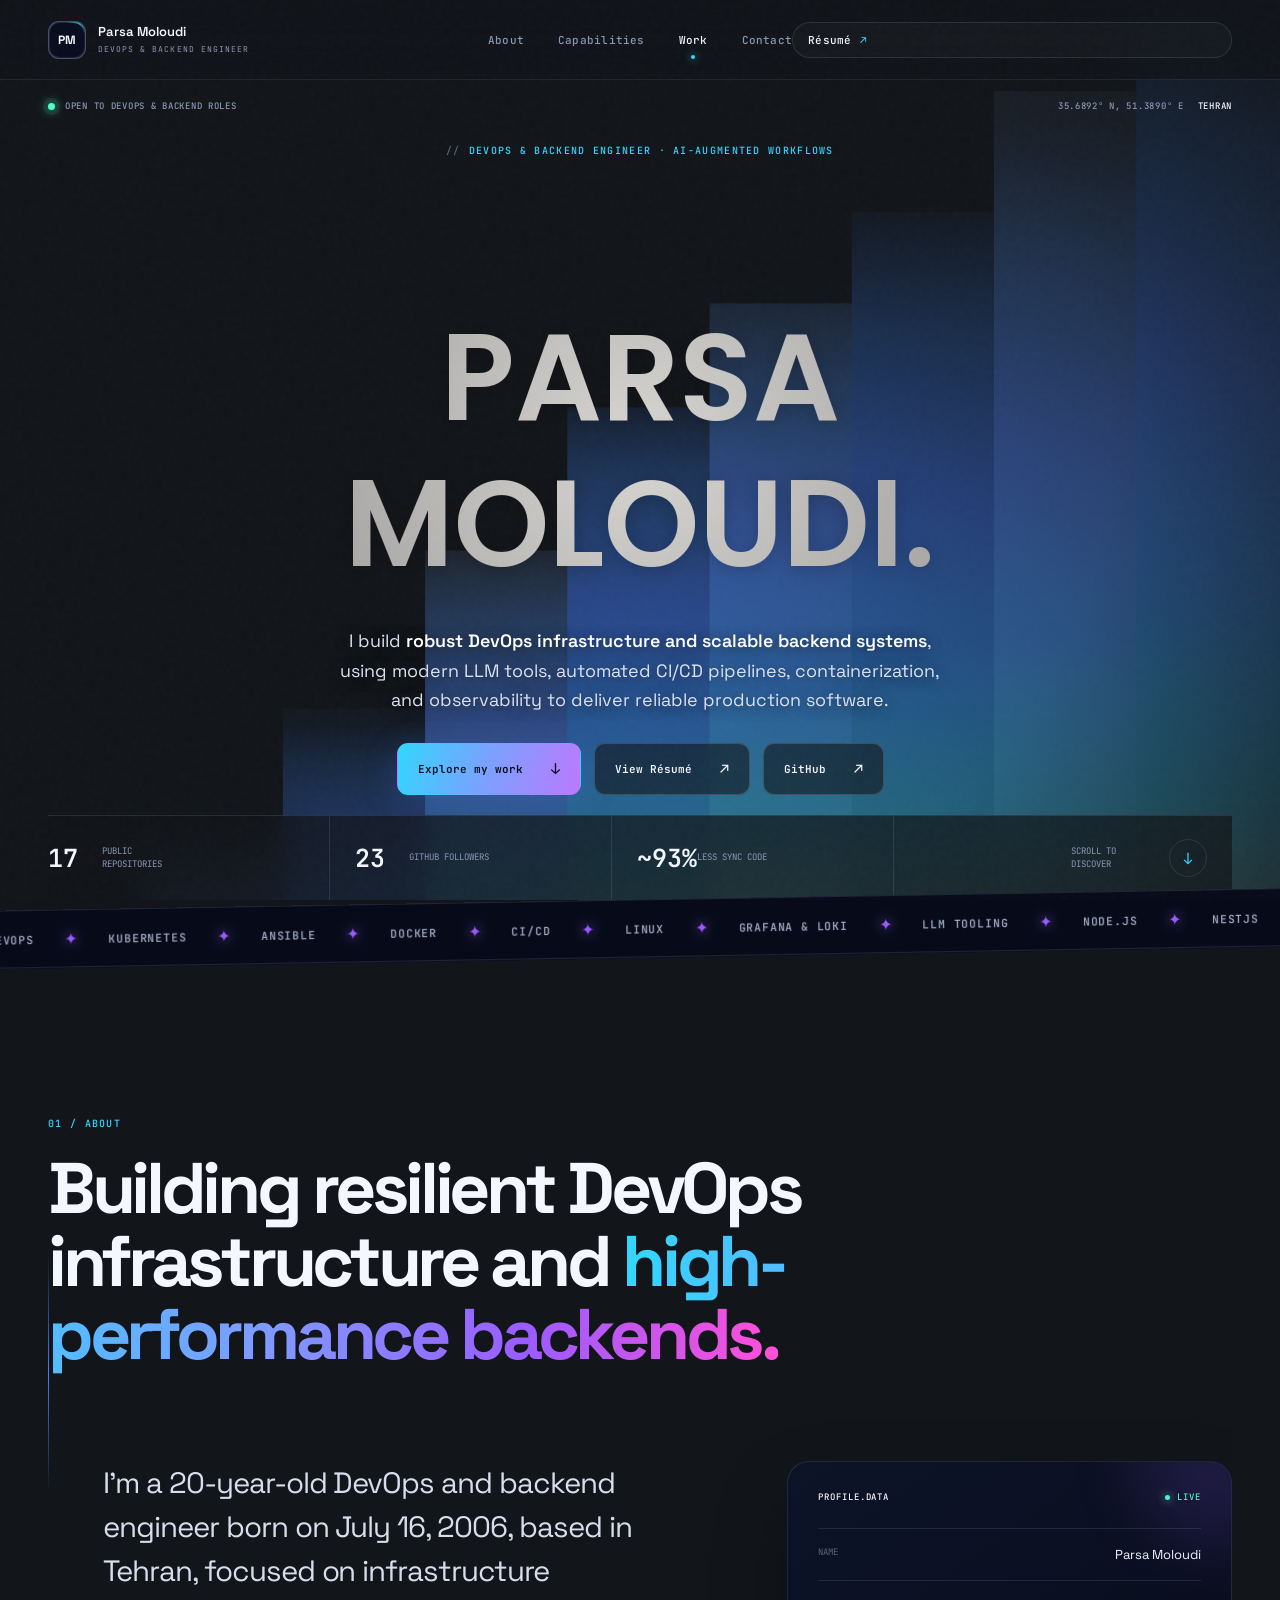
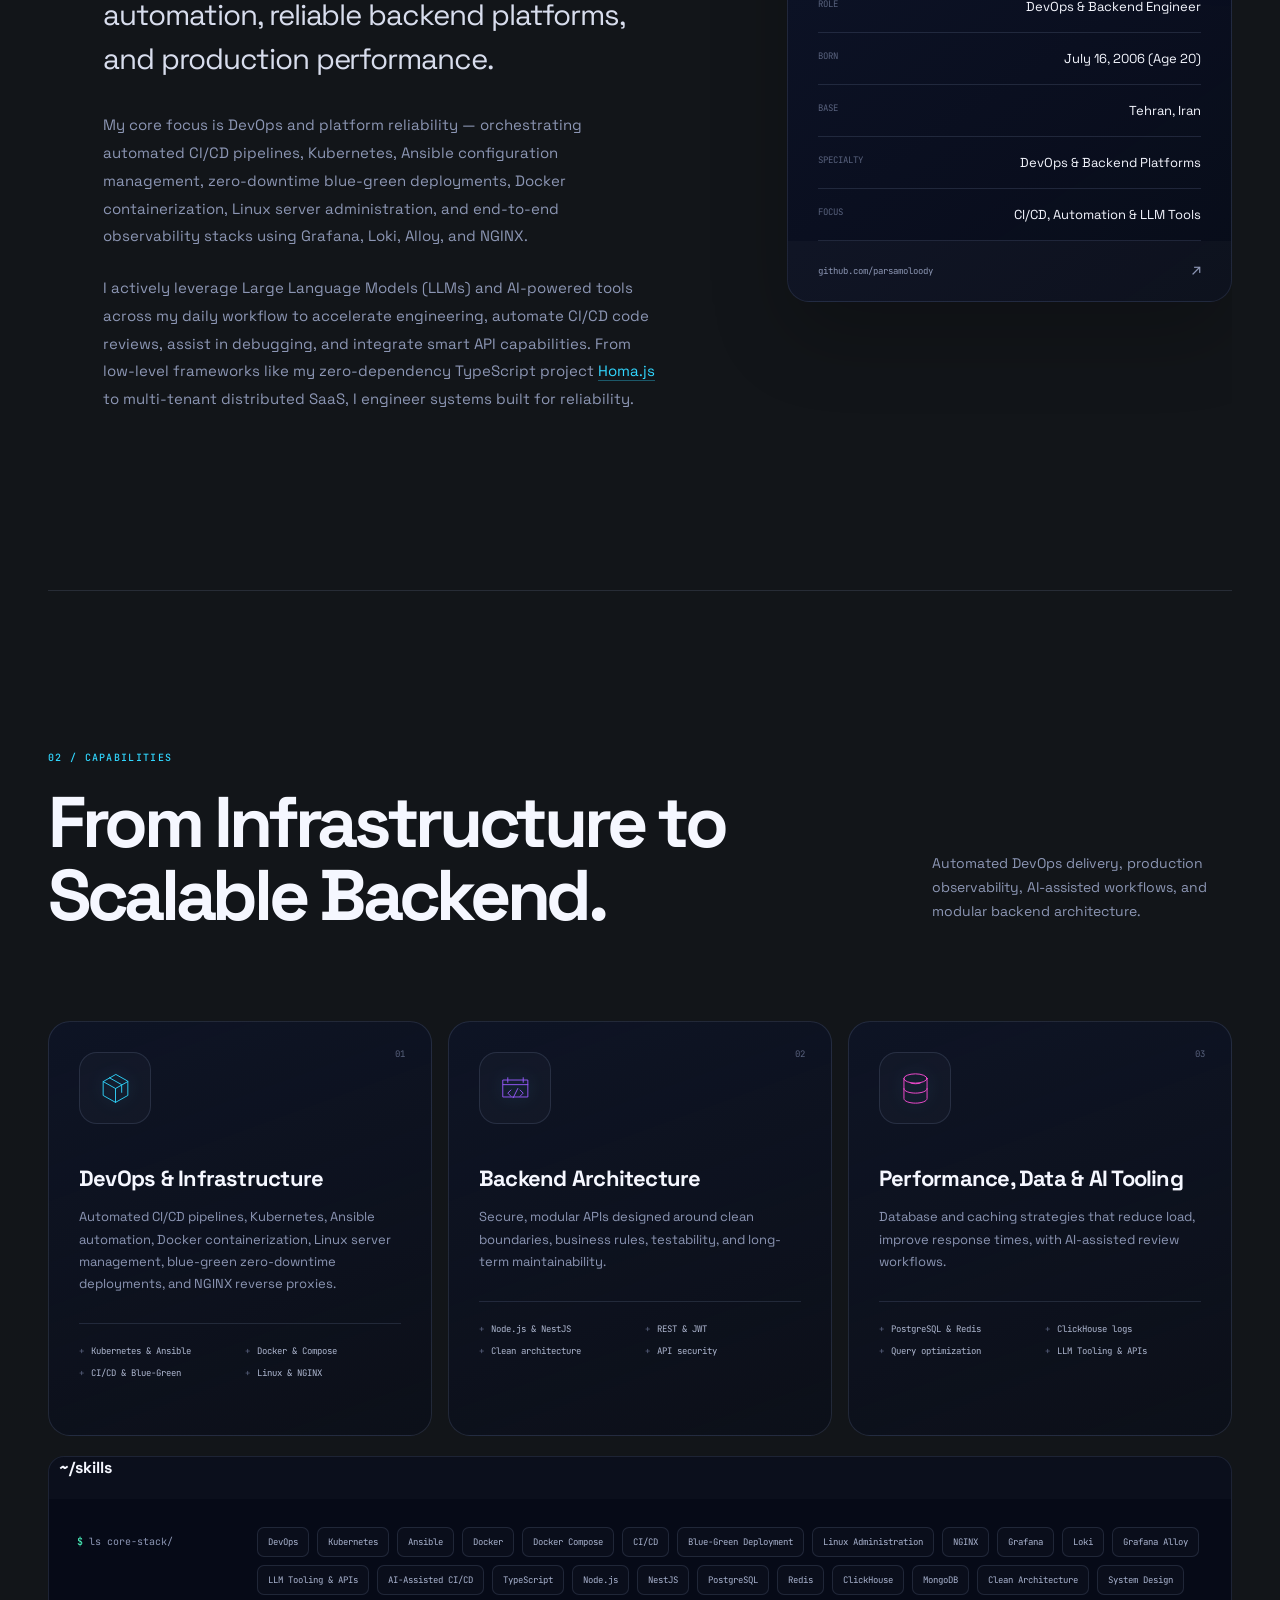
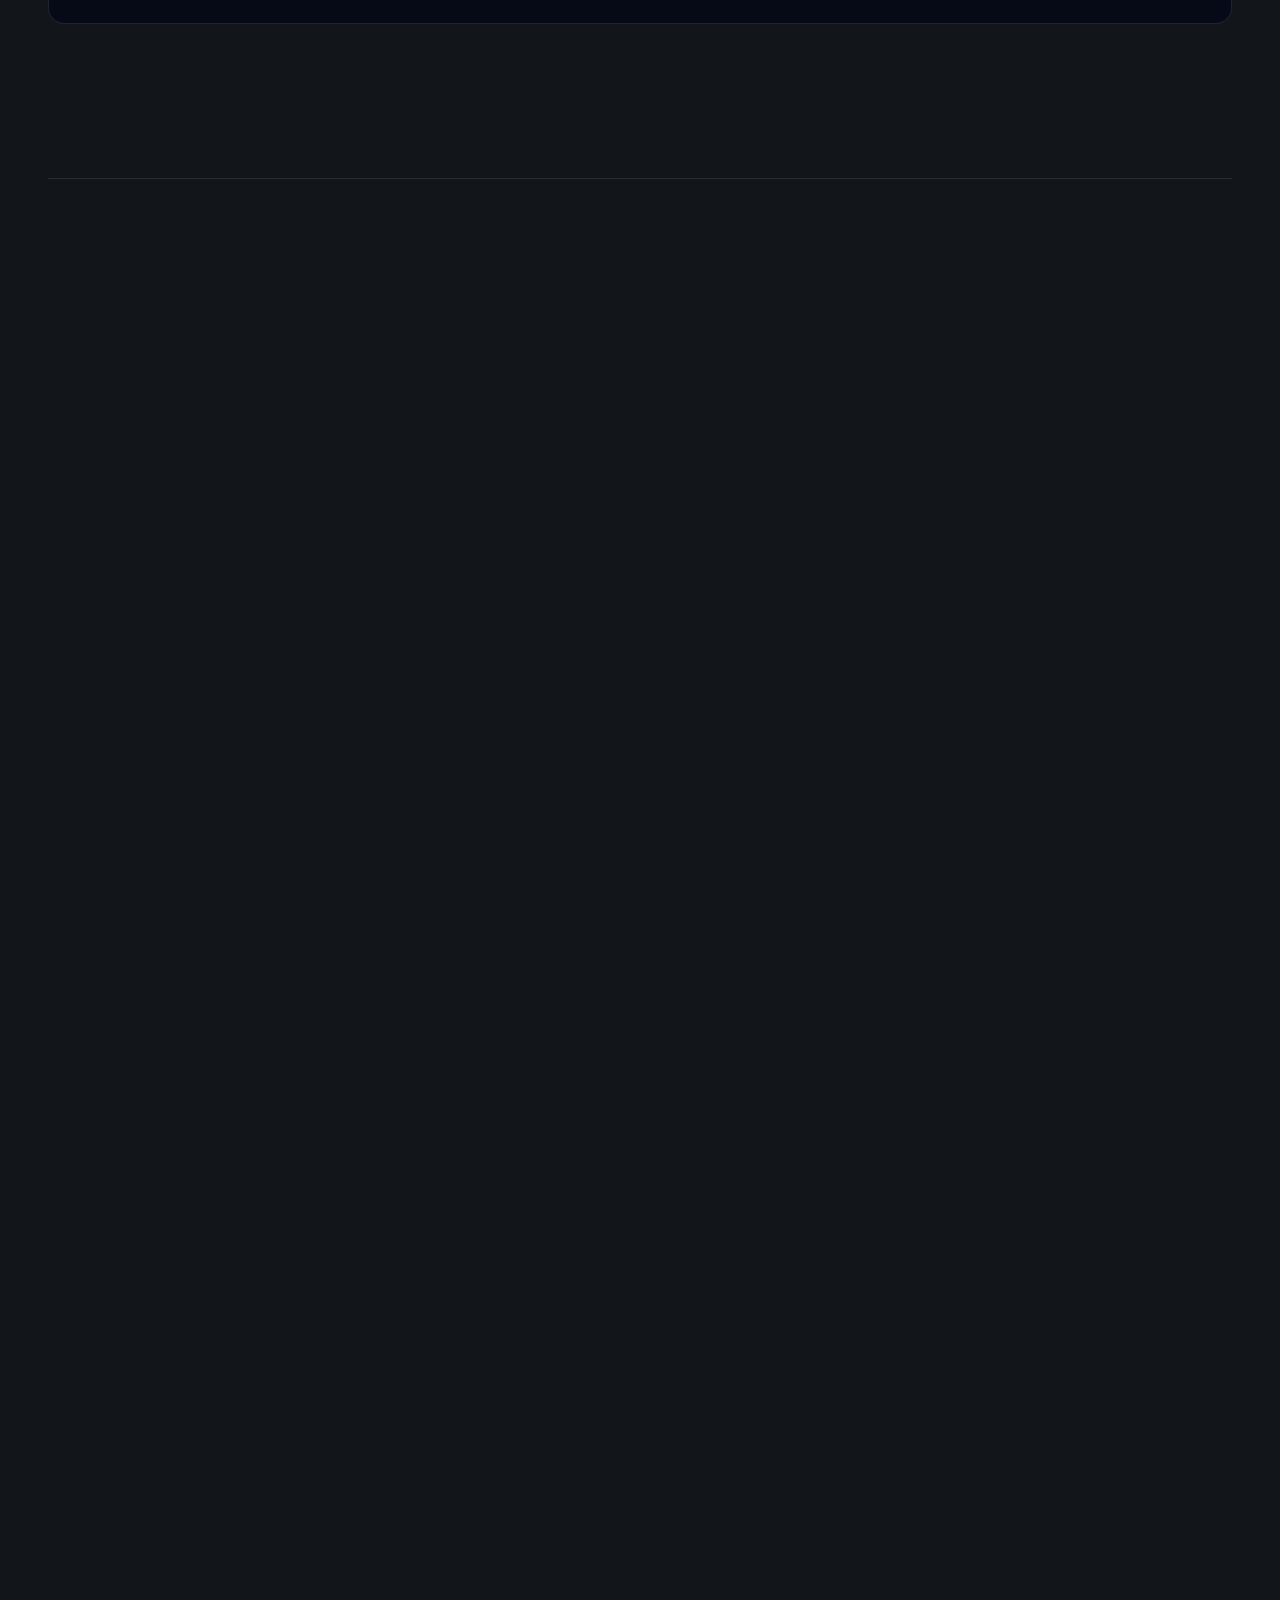
<file: index.html>
<!DOCTYPE html>
<html lang="en">
<head>
  <meta charset="UTF-8">
  <meta name="viewport" content="width=device-width, initial-scale=1.0">
  <meta name="description" content="Parsa Moloudi is a backend and DevOps engineer in Tehran building high-performance APIs, scalable platforms, reliable infrastructure, and clean software systems.">
  <meta name="theme-color" content="#050816">
  <meta property="og:title" content="Parsa Moloudi | Backend &amp; DevOps Engineer">
  <meta property="og:description" content="Clean, scalable backend systems, zero-downtime delivery, observability, and open-source Node.js engineering.">
  <meta property="og:type" content="website">
  <title>Parsa Moloudi | Backend &amp; DevOps Engineer</title>
  <link rel="preconnect" href="https://fonts.googleapis.com">
  <link rel="preconnect" href="https://fonts.gstatic.com" crossorigin>
  <link href="https://fonts.googleapis.com/css2?family=JetBrains+Mono:wght@400;500;600&family=Poppins:wght@400;500;600;700&family=Space+Grotesk:wght@400;500;600;700&display=swap" rel="stylesheet">
  <link rel="stylesheet" href="styles.css">
  <script src="script.js" defer></script>
</head>
<body>
  <a class="skip-link" href="#main-content">Skip to content</a>
  <div class="noise" aria-hidden="true"></div>
  <div class="cursor-glow" aria-hidden="true"></div>
  <div class="scroll-progress" aria-hidden="true"><span></span></div>

  <header class="site-header" id="top">
    <a class="brand" href="#top" aria-label="Parsa Moloudi, back to top">
      <span class="brand-mark">PM</span>
      <span class="brand-copy">Parsa Moloudi<small>DevOps &amp; Backend Engineer</small></span>
    </a>

    <nav class="desktop-nav" aria-label="Primary navigation">
      <a href="#about">About</a>
      <a href="#capabilities">Capabilities</a>
      <a href="#work">Work</a>
      <a href="#contact">Contact</a>
    </nav>

    <a class="nav-cta" href="resume.html" target="_blank" rel="noopener">
      Résumé <span aria-hidden="true">↗</span>
    </a>

    <div class="header-mobile-actions">
      <a class="nav-cta-mobile" href="resume.html" target="_blank" rel="noopener" aria-label="View Résumé">
        Résumé <span aria-hidden="true">↗</span>
      </a>
      <button class="menu-button" type="button" aria-label="Open navigation" aria-expanded="false">
        <span></span><span></span>
      </button>
    </div>

    <div class="mobile-menu" aria-hidden="true">
      <div class="mobile-menu-label">Navigation</div>
      <a href="#about"><span>01</span> About</a>
      <a href="#capabilities"><span>02</span> Capabilities</a>
      <a href="#work"><span>03</span> Selected work</a>
      <a href="#contact"><span>04</span> Contact</a>
      <a class="mobile-resume-link" href="resume.html" target="_blank" rel="noopener">
        <span>📄</span> View Résumé <span class="arrow">↗</span>
      </a>
      <div class="mobile-socials">
        <a href="https://github.com/parsamoloody" target="_blank" rel="noopener">GitHub ↗</a>
        <a href="https://www.linkedin.com/in/parsamoloodi/" target="_blank" rel="noopener">LinkedIn ↗</a>
      </div>
    </div>
  </header>

  <main id="main-content">
    <section class="hero full-screen-hero" aria-labelledby="hero-title">
      <div class="hero-soundwave" role="img" aria-label="Parsa Moloudi - Soundwave">
        <svg xmlns="http://www.w3.org/2000/svg" preserveAspectRatio="xMidYMid slice" viewBox="0 0 4096 4096">
          <defs>
            <linearGradient id="bar0" gradientUnits="userSpaceOnUse" x1="0" y1="3597.22" x2="0" y2="4096">
              <stop offset="0.0000" stop-color="rgb(21,28,40)"/><stop offset="0.0323" stop-color="rgb(21,29,42)"/><stop offset="0.0645" stop-color="rgb(24,36,56)"/><stop offset="0.0968" stop-color="rgb(27,43,69)"/><stop offset="0.1290" stop-color="rgb(29,51,85)"/><stop offset="0.1613" stop-color="rgb(31,58,100)"/><stop offset="0.1935" stop-color="rgb(34,63,113)"/><stop offset="0.2258" stop-color="rgb(36,68,123)"/><stop offset="0.2581" stop-color="rgb(39,73,135)"/><stop offset="0.2903" stop-color="rgb(43,78,147)"/><stop offset="0.3226" stop-color="rgb(46,83,159)"/><stop offset="0.3548" stop-color="rgb(49,86,171)"/><stop offset="0.3871" stop-color="rgb(50,92,178)"/><stop offset="0.4194" stop-color="rgb(50,98,184)"/><stop offset="0.4516" stop-color="rgb(51,104,190)"/><stop offset="0.4839" stop-color="rgb(51,110,196)"/><stop offset="0.5161" stop-color="rgb(50,115,200)"/><stop offset="0.5484" stop-color="rgb(50,121,206)"/><stop offset="0.5806" stop-color="rgb(50,130,208)"/><stop offset="0.6129" stop-color="rgb(49,139,208)"/><stop offset="0.6452" stop-color="rgb(49,146,208)"/><stop offset="0.6774" stop-color="rgb(49,154,208)"/><stop offset="0.7097" stop-color="rgb(50,163,207)"/><stop offset="0.7419" stop-color="rgb(50,171,207)"/><stop offset="0.7742" stop-color="rgb(72,181,206)"/><stop offset="0.8065" stop-color="rgb(91,191,204)"/><stop offset="0.8387" stop-color="rgb(112,202,201)"/><stop offset="0.8710" stop-color="rgb(129,212,199)"/><stop offset="0.9032" stop-color="rgb(145,222,197)"/><stop offset="0.9355" stop-color="rgb(162,231,193)"/><stop offset="0.9677" stop-color="rgb(162,231,193)"/><stop offset="1.0000" stop-color="rgb(162,231,193)"/>
            </linearGradient>
            <linearGradient id="bar1" gradientUnits="userSpaceOnUse" x1="0" y1="3292.61" x2="0" y2="4096">
              <stop offset="0.0000" stop-color="rgb(28,36,47)"/><stop offset="0.0323" stop-color="rgb(28,36,47)"/><stop offset="0.0645" stop-color="rgb(30,40,58)"/><stop offset="0.0968" stop-color="rgb(33,48,72)"/><stop offset="0.1290" stop-color="rgb(35,55,85)"/><stop offset="0.1613" stop-color="rgb(38,62,100)"/><stop offset="0.1935" stop-color="rgb(39,70,116)"/><stop offset="0.2258" stop-color="rgb(42,74,127)"/><stop offset="0.2581" stop-color="rgb(45,78,138)"/><stop offset="0.2903" stop-color="rgb(48,83,149)"/><stop offset="0.3226" stop-color="rgb(52,88,162)"/><stop offset="0.3548" stop-color="rgb(55,93,174)"/><stop offset="0.3871" stop-color="rgb(57,98,183)"/><stop offset="0.4194" stop-color="rgb(57,103,189)"/><stop offset="0.4516" stop-color="rgb(58,109,195)"/><stop offset="0.4839" stop-color="rgb(58,115,201)"/><stop offset="0.5161" stop-color="rgb(57,121,207)"/><stop offset="0.5484" stop-color="rgb(57,127,213)"/><stop offset="0.5806" stop-color="rgb(57,134,217)"/><stop offset="0.6129" stop-color="rgb(56,143,217)"/><stop offset="0.6452" stop-color="rgb(56,151,217)"/><stop offset="0.6774" stop-color="rgb(56,159,217)"/><stop offset="0.7097" stop-color="rgb(56,167,217)"/><stop offset="0.7419" stop-color="rgb(57,176,216)"/><stop offset="0.7742" stop-color="rgb(71,185,215)"/><stop offset="0.8065" stop-color="rgb(92,195,214)"/><stop offset="0.8387" stop-color="rgb(111,206,211)"/><stop offset="0.8710" stop-color="rgb(128,216,209)"/><stop offset="0.9032" stop-color="rgb(147,226,206)"/><stop offset="0.9355" stop-color="rgb(164,236,202)"/><stop offset="0.9677" stop-color="rgb(170,240,201)"/><stop offset="1.0000" stop-color="rgb(170,240,201)"/>
            </linearGradient>
            <linearGradient id="bar2" gradientUnits="userSpaceOnUse" x1="0" y1="2874.95" x2="0" y2="4096">
              <stop offset="0.0000" stop-color="rgb(20,28,39)"/><stop offset="0.0323" stop-color="rgb(21,30,43)"/><stop offset="0.0645" stop-color="rgb(23,36,56)"/><stop offset="0.0968" stop-color="rgb(26,43,70)"/><stop offset="0.1290" stop-color="rgb(29,51,86)"/><stop offset="0.1613" stop-color="rgb(31,58,100)"/><stop offset="0.1935" stop-color="rgb(34,63,111)"/><stop offset="0.2258" stop-color="rgb(36,68,122)"/><stop offset="0.2581" stop-color="rgb(39,72,135)"/><stop offset="0.2903" stop-color="rgb(42,77,145)"/><stop offset="0.3226" stop-color="rgb(45,81,157)"/><stop offset="0.3548" stop-color="rgb(48,86,168)"/><stop offset="0.3871" stop-color="rgb(49,90,175)"/><stop offset="0.4194" stop-color="rgb(50,97,181)"/><stop offset="0.4516" stop-color="rgb(50,103,187)"/><stop offset="0.4839" stop-color="rgb(50,108,192)"/><stop offset="0.5161" stop-color="rgb(49,114,197)"/><stop offset="0.5484" stop-color="rgb(49,121,204)"/><stop offset="0.5806" stop-color="rgb(49,128,204)"/><stop offset="0.6129" stop-color="rgb(48,137,204)"/><stop offset="0.6452" stop-color="rgb(48,144,204)"/><stop offset="0.6774" stop-color="rgb(48,152,204)"/><stop offset="0.7097" stop-color="rgb(49,160,203)"/><stop offset="0.7419" stop-color="rgb(51,169,203)"/><stop offset="0.7742" stop-color="rgb(72,178,201)"/><stop offset="0.8065" stop-color="rgb(92,189,200)"/><stop offset="0.8387" stop-color="rgb(112,199,197)"/><stop offset="0.8710" stop-color="rgb(128,209,194)"/><stop offset="0.9032" stop-color="rgb(144,218,192)"/><stop offset="0.9355" stop-color="rgb(158,227,189)"/><stop offset="0.9677" stop-color="rgb(158,227,189)"/><stop offset="1.0000" stop-color="rgb(158,227,189)"/>
            </linearGradient>
            <linearGradient id="bar3" gradientUnits="userSpaceOnUse" x1="0" y1="2369.52" x2="0" y2="4096">
              <stop offset="0.0000" stop-color="rgb(35,43,57)"/><stop offset="0.0323" stop-color="rgb(38,51,71)"/><stop offset="0.0645" stop-color="rgb(40,58,85)"/><stop offset="0.0968" stop-color="rgb(43,64,99)"/><stop offset="0.1290" stop-color="rgb(44,72,114)"/><stop offset="0.1613" stop-color="rgb(47,78,127)"/><stop offset="0.1935" stop-color="rgb(50,81,137)"/><stop offset="0.2258" stop-color="rgb(53,86,149)"/><stop offset="0.2581" stop-color="rgb(56,91,159)"/><stop offset="0.2903" stop-color="rgb(59,96,172)"/><stop offset="0.3226" stop-color="rgb(62,99,184)"/><stop offset="0.3548" stop-color="rgb(62,105,189)"/><stop offset="0.3871" stop-color="rgb(63,111,195)"/><stop offset="0.4194" stop-color="rgb(63,116,201)"/><stop offset="0.4516" stop-color="rgb(63,123,206)"/><stop offset="0.4839" stop-color="rgb(62,129,212)"/><stop offset="0.5161" stop-color="rgb(62,134,218)"/><stop offset="0.5484" stop-color="rgb(62,142,218)"/><stop offset="0.5806" stop-color="rgb(61,151,218)"/><stop offset="0.6129" stop-color="rgb(61,159,218)"/><stop offset="0.6452" stop-color="rgb(61,166,218)"/><stop offset="0.6774" stop-color="rgb(62,174,217)"/><stop offset="0.7097" stop-color="rgb(64,183,217)"/><stop offset="0.7419" stop-color="rgb(89,193,215)"/><stop offset="0.7742" stop-color="rgb(108,203,213)"/><stop offset="0.8065" stop-color="rgb(126,213,211)"/><stop offset="0.8387" stop-color="rgb(142,222,208)"/><stop offset="0.8710" stop-color="rgb(161,234,205)"/><stop offset="0.9032" stop-color="rgb(172,240,202)"/><stop offset="0.9355" stop-color="rgb(172,240,202)"/><stop offset="0.9677" stop-color="rgb(172,240,202)"/><stop offset="1.0000" stop-color="rgb(172,240,202)"/>
            </linearGradient>
            <linearGradient id="bar4" gradientUnits="userSpaceOnUse" x1="0" y1="1911.46" x2="0" y2="4096">
              <stop offset="0.0000" stop-color="rgb(24,36,56)"/><stop offset="0.0323" stop-color="rgb(27,43,70)"/><stop offset="0.0645" stop-color="rgb(29,50,84)"/><stop offset="0.0968" stop-color="rgb(32,59,101)"/><stop offset="0.1290" stop-color="rgb(35,64,113)"/><stop offset="0.1613" stop-color="rgb(36,69,124)"/><stop offset="0.1935" stop-color="rgb(39,73,136)"/><stop offset="0.2258" stop-color="rgb(43,78,148)"/><stop offset="0.2581" stop-color="rgb(46,83,160)"/><stop offset="0.2903" stop-color="rgb(49,87,172)"/><stop offset="0.3226" stop-color="rgb(50,93,180)"/><stop offset="0.3548" stop-color="rgb(50,99,184)"/><stop offset="0.3871" stop-color="rgb(51,105,191)"/><stop offset="0.4194" stop-color="rgb(51,110,197)"/><stop offset="0.4516" stop-color="rgb(50,116,202)"/><stop offset="0.4839" stop-color="rgb(50,122,208)"/><stop offset="0.5161" stop-color="rgb(50,131,210)"/><stop offset="0.5484" stop-color="rgb(49,140,210)"/><stop offset="0.5806" stop-color="rgb(49,147,210)"/><stop offset="0.6129" stop-color="rgb(49,155,210)"/><stop offset="0.6452" stop-color="rgb(50,164,209)"/><stop offset="0.6774" stop-color="rgb(50,172,209)"/><stop offset="0.7097" stop-color="rgb(72,182,208)"/><stop offset="0.7419" stop-color="rgb(92,192,206)"/><stop offset="0.7742" stop-color="rgb(110,203,204)"/><stop offset="0.8065" stop-color="rgb(130,214,201)"/><stop offset="0.8387" stop-color="rgb(146,223,198)"/><stop offset="0.8710" stop-color="rgb(163,233,194)"/><stop offset="0.9032" stop-color="rgb(163,233,194)"/><stop offset="0.9355" stop-color="rgb(163,233,194)"/><stop offset="0.9677" stop-color="rgb(163,233,194)"/><stop offset="1.0000" stop-color="rgb(163,233,194)"/>
            </linearGradient>
            <linearGradient id="bar5" gradientUnits="userSpaceOnUse" x1="0" y1="1578.80" x2="0" y2="4096">
              <stop offset="0.0000" stop-color="rgb(32,44,62)"/><stop offset="0.0323" stop-color="rgb(35,52,78)"/><stop offset="0.0645" stop-color="rgb(37,58,92)"/><stop offset="0.0968" stop-color="rgb(40,66,107)"/><stop offset="0.1290" stop-color="rgb(42,72,120)"/><stop offset="0.1613" stop-color="rgb(45,77,131)"/><stop offset="0.1935" stop-color="rgb(48,82,143)"/><stop offset="0.2258" stop-color="rgb(51,85,154)"/><stop offset="0.2581" stop-color="rgb(54,90,166)"/><stop offset="0.2903" stop-color="rgb(56,95,177)"/><stop offset="0.3226" stop-color="rgb(58,101,187)"/><stop offset="0.3548" stop-color="rgb(58,107,192)"/><stop offset="0.3871" stop-color="rgb(59,113,198)"/><stop offset="0.4194" stop-color="rgb(59,118,203)"/><stop offset="0.4516" stop-color="rgb(58,124,209)"/><stop offset="0.4839" stop-color="rgb(58,130,215)"/><stop offset="0.5161" stop-color="rgb(58,138,217)"/><stop offset="0.5484" stop-color="rgb(57,146,217)"/><stop offset="0.5806" stop-color="rgb(57,154,217)"/><stop offset="0.6129" stop-color="rgb(57,163,217)"/><stop offset="0.6452" stop-color="rgb(57,170,217)"/><stop offset="0.6774" stop-color="rgb(58,178,216)"/><stop offset="0.7097" stop-color="rgb(78,188,215)"/><stop offset="0.7419" stop-color="rgb(100,199,213)"/><stop offset="0.7742" stop-color="rgb(118,210,211)"/><stop offset="0.8065" stop-color="rgb(136,220,208)"/><stop offset="0.8387" stop-color="rgb(152,229,205)"/><stop offset="0.8710" stop-color="rgb(169,239,201)"/><stop offset="0.9032" stop-color="rgb(170,240,201)"/><stop offset="0.9355" stop-color="rgb(170,240,201)"/><stop offset="0.9677" stop-color="rgb(170,240,201)"/><stop offset="1.0000" stop-color="rgb(170,240,201)"/>
            </linearGradient>
            <linearGradient id="bar6" gradientUnits="userSpaceOnUse" x1="0" y1="1287.17" x2="0" y2="4096">
              <stop offset="0.0000" stop-color="rgb(20,29,41)"/><stop offset="0.0323" stop-color="rgb(23,35,54)"/><stop offset="0.0645" stop-color="rgb(26,42,67)"/><stop offset="0.0968" stop-color="rgb(29,49,83)"/><stop offset="0.1290" stop-color="rgb(31,57,97)"/><stop offset="0.1613" stop-color="rgb(33,62,110)"/><stop offset="0.1935" stop-color="rgb(35,66,120)"/><stop offset="0.2258" stop-color="rgb(39,71,132)"/><stop offset="0.2581" stop-color="rgb(42,76,143)"/><stop offset="0.2903" stop-color="rgb(45,80,155)"/><stop offset="0.3226" stop-color="rgb(47,84,166)"/><stop offset="0.3548" stop-color="rgb(48,90,174)"/><stop offset="0.3871" stop-color="rgb(48,95,179)"/><stop offset="0.4194" stop-color="rgb(49,101,185)"/><stop offset="0.4516" stop-color="rgb(49,107,191)"/><stop offset="0.4839" stop-color="rgb(48,112,195)"/><stop offset="0.5161" stop-color="rgb(48,119,202)"/><stop offset="0.5484" stop-color="rgb(48,127,203)"/><stop offset="0.5806" stop-color="rgb(47,135,203)"/><stop offset="0.6129" stop-color="rgb(47,143,203)"/><stop offset="0.6452" stop-color="rgb(47,150,203)"/><stop offset="0.6774" stop-color="rgb(48,159,202)"/><stop offset="0.7097" stop-color="rgb(48,166,202)"/><stop offset="0.7419" stop-color="rgb(70,176,201)"/><stop offset="0.7742" stop-color="rgb(89,186,199)"/><stop offset="0.8065" stop-color="rgb(109,197,196)"/><stop offset="0.8387" stop-color="rgb(126,207,194)"/><stop offset="0.8710" stop-color="rgb(142,216,191)"/><stop offset="0.9032" stop-color="rgb(158,225,188)"/><stop offset="0.9355" stop-color="rgb(158,225,188)"/><stop offset="0.9677" stop-color="rgb(158,225,188)"/><stop offset="1.0000" stop-color="rgb(158,225,188)"/>
            </linearGradient>
            <linearGradient id="bar7" gradientUnits="userSpaceOnUse" x1="0" y1="900.02" x2="0" y2="4096">
              <stop offset="0.0000" stop-color="rgb(32,40,51)"/><stop offset="0.0323" stop-color="rgb(32,41,53)"/><stop offset="0.0645" stop-color="rgb(35,47,66)"/><stop offset="0.0968" stop-color="rgb(38,54,80)"/><stop offset="0.1290" stop-color="rgb(40,61,94)"/><stop offset="0.1613" stop-color="rgb(43,69,110)"/><stop offset="0.1935" stop-color="rgb(45,74,123)"/><stop offset="0.2258" stop-color="rgb(47,79,133)"/><stop offset="0.2581" stop-color="rgb(50,84,145)"/><stop offset="0.2903" stop-color="rgb(54,88,157)"/><stop offset="0.3226" stop-color="rgb(57,93,169)"/><stop offset="0.3548" stop-color="rgb(60,97,180)"/><stop offset="0.3871" stop-color="rgb(61,103,188)"/><stop offset="0.4194" stop-color="rgb(61,108,192)"/><stop offset="0.4516" stop-color="rgb(62,114,199)"/><stop offset="0.4839" stop-color="rgb(62,120,205)"/><stop offset="0.5161" stop-color="rgb(61,126,210)"/><stop offset="0.5484" stop-color="rgb(61,131,215)"/><stop offset="0.5806" stop-color="rgb(61,140,217)"/><stop offset="0.6129" stop-color="rgb(60,149,217)"/><stop offset="0.6452" stop-color="rgb(60,156,217)"/><stop offset="0.6774" stop-color="rgb(60,164,217)"/><stop offset="0.7097" stop-color="rgb(60,171,217)"/><stop offset="0.7419" stop-color="rgb(61,180,216)"/><stop offset="0.7742" stop-color="rgb(83,191,215)"/><stop offset="0.8065" stop-color="rgb(102,200,213)"/><stop offset="0.8387" stop-color="rgb(120,211,212)"/><stop offset="0.8710" stop-color="rgb(139,221,209)"/><stop offset="0.9032" stop-color="rgb(155,231,206)"/><stop offset="0.9355" stop-color="rgb(171,240,202)"/><stop offset="0.9677" stop-color="rgb(171,240,202)"/><stop offset="1.0000" stop-color="rgb(171,240,202)"/>
            </linearGradient>
            <linearGradient id="bar8" gradientUnits="userSpaceOnUse" x1="0" y1="398.35" x2="0" y2="4096">
              <stop offset="0.0000" stop-color="rgb(21,29,40)"/><stop offset="0.0323" stop-color="rgb(21,29,40)"/><stop offset="0.0645" stop-color="rgb(23,34,51)"/><stop offset="0.0968" stop-color="rgb(26,41,65)"/><stop offset="0.1290" stop-color="rgb(28,48,79)"/><stop offset="0.1613" stop-color="rgb(31,55,93)"/><stop offset="0.1935" stop-color="rgb(33,63,110)"/><stop offset="0.2258" stop-color="rgb(36,67,121)"/><stop offset="0.2581" stop-color="rgb(39,72,131)"/><stop offset="0.2903" stop-color="rgb(41,77,143)"/><stop offset="0.3226" stop-color="rgb(45,81,156)"/><stop offset="0.3548" stop-color="rgb(48,86,167)"/><stop offset="0.3871" stop-color="rgb(50,91,177)"/><stop offset="0.4194" stop-color="rgb(50,96,183)"/><stop offset="0.4516" stop-color="rgb(51,102,189)"/><stop offset="0.4839" stop-color="rgb(51,109,195)"/><stop offset="0.5161" stop-color="rgb(50,115,201)"/><stop offset="0.5484" stop-color="rgb(50,121,206)"/><stop offset="0.5806" stop-color="rgb(50,127,210)"/><stop offset="0.6129" stop-color="rgb(49,136,210)"/><stop offset="0.6452" stop-color="rgb(49,145,210)"/><stop offset="0.6774" stop-color="rgb(49,153,210)"/><stop offset="0.7097" stop-color="rgb(49,161,210)"/><stop offset="0.7419" stop-color="rgb(50,169,209)"/><stop offset="0.7742" stop-color="rgb(64,179,208)"/><stop offset="0.8065" stop-color="rgb(85,189,207)"/><stop offset="0.8387" stop-color="rgb(104,200,204)"/><stop offset="0.8710" stop-color="rgb(121,209,202)"/><stop offset="0.9032" stop-color="rgb(141,220,200)"/><stop offset="0.9355" stop-color="rgb(158,230,196)"/><stop offset="0.9677" stop-color="rgb(163,234,195)"/><stop offset="1.0000" stop-color="rgb(163,234,195)"/>
            </linearGradient>
            <filter id="tf0" x="-40%" y="-40%" width="180%" height="180%">
              <feDropShadow dx="0" dy="5.4" stdDeviation="30.7" flood-color="black" flood-opacity="0.214"/>
            </filter>
          </defs>
          <rect id="Field" width="4096" height="4096" fill="rgb(18,21,25)"/>
          <g id="Bar 1"><rect x="-5.01" y="3597.22" width="465.12" height="498.78" fill="url(#bar0)"/></g>
          <g id="Bar 2"><rect x="450.10" y="3292.61" width="465.12" height="803.39" fill="url(#bar1)"/></g>
          <g id="Bar 3"><rect x="905.22" y="2874.95" width="465.12" height="1221.05" fill="url(#bar2)"/></g>
          <g id="Bar 4"><rect x="1360.33" y="2369.52" width="465.12" height="1726.48" fill="url(#bar3)"/></g>
          <g id="Bar 5"><rect x="1815.44" y="1911.46" width="465.12" height="2184.54" fill="url(#bar4)"/></g>
          <g id="Bar 6"><rect x="2270.55" y="1578.80" width="465.12" height="2517.20" fill="url(#bar5)"/></g>
          <g id="Bar 7"><rect x="2725.66" y="1287.17" width="465.12" height="2808.83" fill="url(#bar6)"/></g>
          <g id="Bar 8"><rect x="3180.77" y="900.02" width="465.12" height="3195.98" fill="url(#bar7)"/></g>
          <g id="Bar 9"><rect x="3635.88" y="398.35" width="465.12" height="3697.65" fill="url(#bar8)"/></g>
          <g id="PARSA-MOLOUDI-TEXT" filter="url(#tf0)">
            <text class="svg-title-p" x="2048" y="1951" text-anchor="middle" font-family="Poppins, system-ui, sans-serif" font-weight="600" font-size="389" fill="#FBF8F3">PARSA</text>
            <text class="svg-title-m" x="2048" y="2418" text-anchor="middle" font-family="Poppins, system-ui, sans-serif" font-weight="600" font-size="389" fill="#FBF8F3">MOLOUDI.</text>
          </g>
        </svg>
      </div>
      <div class="hero-vignette" aria-hidden="true"></div>

      <div class="hero-shell section-shell">
        <div class="hero-top reveal">
          <span class="availability"><i></i> Open to DevOps &amp; Backend roles</span>
          <span class="hero-location">35.6892° N, 51.3890° E <b>Tehran</b></span>
        </div>

        <div class="hero-main">
          <div class="hero-tagline-top reveal">
            <p class="eyebrow">DevOps &amp; Backend Engineer · AI-Augmented Workflows</p>
          </div>

          <div class="hero-center-spacer" aria-hidden="true"></div>

          <div class="hero-tagline-bottom reveal">
            <h1 id="hero-title" class="sr-only">Parsa Moloudi - DevOps &amp; Backend Engineer</h1>
            <p class="hero-intro">I build <strong>robust DevOps infrastructure and scalable backend systems</strong>, using modern LLM tools, automated CI/CD pipelines, containerization, and observability to deliver reliable production software.</p>
            <div class="hero-actions">
              <a class="button button-primary" href="#work"><span>Explore my work</span><b aria-hidden="true">↓</b></a>
              <a class="button button-ghost" href="resume.html" target="_blank" rel="noopener"><span>View Résumé</span><b aria-hidden="true">↗</b></a>
              <a class="button button-ghost" href="https://github.com/parsamoloody" target="_blank" rel="noopener"><span>GitHub</span><b aria-hidden="true">↗</b></a>
            </div>
          </div>
        </div>

        <div class="hero-stats reveal" aria-label="Engineering highlights">
          <div><strong class="counter" data-target="17">17</strong><span>Public repositories</span></div>
          <div><strong class="counter" data-target="23">23</strong><span>GitHub followers</span></div>
          <div><strong>~93%</strong><span>Less sync code</span></div>
          <a href="#about" aria-label="Scroll to discover about section"><span>Scroll to discover</span><i aria-hidden="true">↓</i></a>
        </div>
      </div>
    </section>

    <div class="tech-marquee" aria-label="Technology stack">
      <div class="marquee-track">
        <span>DevOps</span><i>✦</i><span>Kubernetes</span><i>✦</i><span>Ansible</span><i>✦</i><span>Docker</span><i>✦</i><span>CI/CD</span><i>✦</i><span>Linux</span><i>✦</i><span>Grafana &amp; Loki</span><i>✦</i><span>LLM Tooling</span><i>✦</i><span>Node.js</span><i>✦</i><span>NestJS</span><i>✦</i><span>PostgreSQL</span><i>✦</i><span>Redis</span><i>✦</i><span>NGINX</span><i>✦</i><span>Automation</span><i>✦</i>
        <span>DevOps</span><i>✦</i><span>Kubernetes</span><i>✦</i><span>Ansible</span><i>✦</i><span>Docker</span><i>✦</i><span>CI/CD</span><i>✦</i><span>Linux</span><i>✦</i><span>Grafana &amp; Loki</span><i>✦</i><span>LLM Tooling</span><i>✦</i><span>Node.js</span><i>✦</i><span>NestJS</span><i>✦</i><span>PostgreSQL</span><i>✦</i><span>Redis</span><i>✦</i><span>NGINX</span><i>✦</i><span>Automation</span><i>✦</i>
      </div>
    </div>

    <section class="about section-shell section-block" id="about" aria-labelledby="about-title">
      <div class="section-heading reveal">
        <span class="section-number">01 / ABOUT</span>
        <h2 id="about-title">Building resilient DevOps infrastructure and <span class="gradient-text">high-performance backends.</span></h2>
      </div>

      <div class="about-layout">
        <div class="about-story reveal">
          <p class="lead">I’m a 20-year-old DevOps and backend engineer born on July 16, 2006, based in Tehran, focused on infrastructure automation, reliable backend platforms, and production performance.</p>
          <p>My core focus is DevOps and platform reliability — orchestrating automated CI/CD pipelines, Kubernetes, Ansible configuration management, zero-downtime blue-green deployments, Docker containerization, Linux server administration, and end-to-end observability stacks using Grafana, Loki, Alloy, and NGINX.</p>
          <p>I actively leverage Large Language Models (LLMs) and AI-powered tools across my daily workflow to accelerate engineering, automate CI/CD code reviews, assist in debugging, and integrate smart API capabilities. From low-level frameworks like my zero-dependency TypeScript project <a href="https://github.com/parsamoloody/homa" target="_blank" rel="noopener">Homa.js</a> to multi-tenant distributed SaaS, I engineer systems built for reliability.</p>
        </div>

        <aside class="profile-panel reveal" aria-label="Quick profile facts">
          <div class="panel-corners" aria-hidden="true"></div>
          <div class="profile-panel-head"><span>PROFILE.DATA</span><i>LIVE</i></div>
          <dl>
            <div><dt>Name</dt><dd>Parsa Moloudi</dd></div>
            <div><dt>Role</dt><dd>DevOps &amp; Backend Engineer</dd></div>
            <div><dt>Born</dt><dd>July 16, 2006 (Age 20)</dd></div>
            <div><dt>Base</dt><dd>Tehran, Iran</dd></div>
            <div><dt>Specialty</dt><dd>DevOps &amp; Backend Platforms</dd></div>
            <div><dt>Focus</dt><dd>CI/CD, Automation &amp; LLM Tools</dd></div>
          </dl>
          <a href="https://github.com/parsamoloody" target="_blank" rel="noopener"><span>github.com/parsamoloody</span><b>↗</b></a>
        </aside>
      </div>
    </section>

    <section class="capabilities section-shell section-block" id="capabilities" aria-labelledby="capabilities-title">
      <div class="section-heading split-heading reveal">
        <div>
          <span class="section-number">02 / CAPABILITIES</span>
          <h2 id="capabilities-title">From Infrastructure to Scalable Backend.</h2>
        </div>
        <p>Automated DevOps delivery, production observability, AI-assisted workflows, and modular backend architecture.</p>
      </div>

      <div class="capability-grid">
        <article class="capability-card reveal">
          <div class="capability-icon" aria-hidden="true">
            <svg viewBox="0 0 48 48"><path d="M24 6 8 15v18l16 9 16-9V15zM8 15l16 9 16-9M24 24v18"/><path d="m16 10 16 9v10"/></svg>
          </div>
          <span class="card-index">01</span>
          <h3>DevOps &amp; Infrastructure</h3>
          <p>Automated CI/CD pipelines, Kubernetes, Ansible automation, Docker containerization, Linux server management, blue-green zero-downtime deployments, and NGINX reverse proxies.</p>
          <ul><li>Kubernetes &amp; Ansible</li><li>Docker &amp; Compose</li><li>CI/CD &amp; Blue-Green</li><li>Linux &amp; NGINX</li></ul>
        </article>

        <article class="capability-card reveal">
          <div class="capability-icon" aria-hidden="true">
            <svg viewBox="0 0 48 48"><path d="M8 13h32v22H8zM8 19h32M14 10v6M34 10v6"/><path d="m18 26-4 4 4 4M30 26l4 4-4 4M27 24l-6 12"/></svg>
          </div>
          <span class="card-index">02</span>
          <h3>Backend Architecture</h3>
          <p>Secure, modular APIs designed around clean boundaries, business rules, testability, and long-term maintainability.</p>
          <ul><li>Node.js &amp; NestJS</li><li>REST &amp; JWT</li><li>Clean architecture</li><li>API security</li></ul>
        </article>

        <article class="capability-card reveal">
          <div class="capability-icon" aria-hidden="true">
            <svg viewBox="0 0 48 48"><ellipse cx="24" cy="11" rx="15" ry="6"/><path d="M9 11v13c0 3.3 6.7 6 15 6s15-2.7 15-6V11M9 24v13c0 3.3 6.7 6 15 6s15-2.7 15-6V24"/><path d="M18 17c1.8.5 3.8.8 6 .8s4.2-.3 6-.8"/></svg>
          </div>
          <span class="card-index">03</span>
          <h3>Performance, Data &amp; AI Tooling</h3>
          <p>Database and caching strategies that reduce load, improve response times, with AI-assisted review workflows.</p>
          <ul><li>PostgreSQL &amp; Redis</li><li>ClickHouse logs</li><li>Query optimization</li><li>LLM Tooling &amp; APIs</li></ul>
        </article>
      </div>

      <div class="skills-console reveal" aria-label="Technical skills">
        <div class="console-head"><span></span><span></span><span></span><b>~/skills</b></div>
        <div class="console-body">
          <p><i>$</i> ls core-stack/</p>
          <div class="skill-cloud">
            <span>DevOps</span><span>Kubernetes</span><span>Ansible</span><span>Docker</span><span>Docker Compose</span><span>CI/CD</span><span>Blue-Green Deployment</span><span>Linux Administration</span><span>NGINX</span><span>Grafana</span><span>Loki</span><span>Grafana Alloy</span><span>LLM Tooling &amp; APIs</span><span>AI-Assisted CI/CD</span><span>TypeScript</span><span>Node.js</span><span>NestJS</span><span>PostgreSQL</span><span>Redis</span><span>ClickHouse</span><span>MongoDB</span><span>Clean Architecture</span><span>System Design</span>
          </div>
        </div>
      </div>
    </section>

    <section class="work section-shell section-block" id="work" aria-labelledby="work-title">
      <div class="section-heading split-heading reveal">
        <div>
          <span class="section-number">03 / SELECTED WORK</span>
          <h2 id="work-title">Backend systems I’ve engineered.</h2>
        </div>
        <p>Production SaaS, scalable APIs, clean-architecture products, and low-level framework engineering.</p>
      </div>

      <div class="project-list">
        <article class="project-card project-task reveal" data-tilt>
          <div class="project-info">
            <div class="project-meta"><span>01</span><span>Backend-first product · Open source</span></div>
            <h3>Task Manager</h3>
            <p>A collaborative task platform with secure JWT authentication, role-based access, modular REST APIs, optimized data models, caching, AI-assisted workflows, and Docker-ready delivery.</p>
            <div class="project-tags"><span>Next.js 16</span><span>NestJS</span><span>PostgreSQL</span><span>Prisma</span><span>Turborepo</span></div>
            <div class="project-links">
              <a href="https://github.com/parsamoloody/taks_manager" target="_blank" rel="noopener">Explore source <b>↗</b></a>
            </div>
          </div>
          <div class="project-visual task-visual" aria-hidden="true">
            <div class="mock-window">
              <div class="mock-top"><div><i></i><i></i><i></i></div><span>Workspace / Product</span><b>PM</b></div>
              <div class="kanban">
                <div class="kanban-side"><strong>P</strong><i></i><i></i><i></i><i></i></div>
                <div class="kanban-main">
                  <div class="kanban-heading"><div><small>BOARD</small><strong>Launch roadmap</strong></div><span class="mock-button">+ New task</span></div>
                  <div class="kanban-columns">
                    <div class="k-column"><span>BACKLOG <b>3</b></span><div class="k-task"><i class="pink"></i><strong>Design system audit</strong><small>UI/UX · Today</small><em>PM</em></div><div class="k-task short"><i class="blue"></i><strong>API documentation</strong><small>Backend</small></div></div>
                    <div class="k-column"><span>IN PROGRESS <b>2</b></span><div class="k-task feature"><i class="purple"></i><strong>Build team dashboard</strong><div class="progress-mini"><span></span></div><small>5 / 8 subtasks</small><em>AR</em></div></div>
                    <div class="k-column"><span>DONE <b>4</b></span><div class="k-task"><i class="green"></i><strong>Authentication flow</strong><small>Completed</small><em>✓</em></div><div class="k-task short"><i class="green"></i><strong>Database schema</strong><small>Completed</small></div></div>
                  </div>
                </div>
              </div>
            </div>
          </div>
        </article>

        <article class="project-card project-b2b reveal" data-tilt>
          <div class="project-info">
            <div class="project-meta"><span>02</span><span>Adymob · Production SaaS</span></div>
            <h3>Gem Panel System</h3>
            <p>A multi-tenant VPN SaaS backend for managing applications, servers, configurations, and encrypted synchronization across distributed mirror servers. Refactored a critical module from roughly 2,000 lines to about 150, added zero-downtime delivery, and implemented a self-hosted NGINX observability stack with Grafana, Loki, Alloy, structured JSON logs, dashboards, alerting, retention, and secure HTTPS proxying.</p>
            <div class="project-tags"><span>NestJS</span><span>Redis</span><span>Grafana</span><span>Loki</span><span>NGINX</span><span>Docker</span><span>CI/CD</span></div>
            <div class="project-links"><span class="private-label"><i></i> Private production system</span></div>
          </div>
          <div class="project-visual b2b-visual" aria-hidden="true">
            <div class="dashboard-shell">
              <div class="dash-sidebar"><b>PM</b><span class="active"></span><span></span><span></span><span></span><span></span></div>
              <div class="dash-content">
                <div class="dash-head"><div><small>OVERVIEW</small><strong>Infrastructure health</strong></div><span class="mock-button">Production⌄</span></div>
                <div class="metric-row"><div><span>API latency</span><strong>Low</strong><small>↘ optimized</small></div><div><span>Mirror nodes</span><strong>Synced</strong><small>● healthy</small></div><div><span>Deploy status</span><strong>Green</strong><small>● zero downtime</small></div></div>
                <div class="chart-panel"><div class="chart-title"><span>Sync throughput</span><small>● API&nbsp;&nbsp; ● Mirrors</small></div><svg viewBox="0 0 500 170" preserveAspectRatio="none" aria-hidden="true"><defs><linearGradient id="chartFill" x1="0" y1="0" x2="0" y2="1"><stop offset="0" stop-color="#8157ff" stop-opacity=".4"/><stop offset="1" stop-color="#8157ff" stop-opacity="0"/></linearGradient></defs><path class="chart-grid" d="M0 30H500M0 75H500M0 120H500M0 165H500"/><path class="chart-fill" d="M0 148 C40 135 62 138 95 109 S150 117 184 90 S240 105 278 67 S330 80 365 48 S425 64 500 20 L500 170 L0 170Z"/><path class="chart-line" d="M0 148 C40 135 62 138 95 109 S150 117 184 90 S240 105 278 67 S330 80 365 48 S425 64 500 20"/><circle cx="365" cy="48" r="5"/></svg></div>
              </div>
            </div>
          </div>
        </article>

        <article class="project-card project-homa reveal" data-tilt>
          <div class="project-info">
            <div class="project-meta"><span>03</span><span>Open source · 2026</span></div>
            <h3>Homa.js</h3>
            <p>A zero-dependency TypeScript framework built on Node.js native HTTP modules, with custom routing, asynchronous middleware, request-size protection, multipart and structured body parsing, query parsing, and fluent response APIs.</p>
            <div class="project-tags"><span>TypeScript</span><span>Node.js</span><span>Zero dependencies</span><span>MIT</span></div>
            <div class="project-links"><a href="https://github.com/parsamoloody/homa" target="_blank" rel="noopener">Explore framework <b>↗</b></a></div>
          </div>
          <div class="project-visual homa-visual" aria-hidden="true">
            <div class="homa-terminal">
              <div class="terminal-head"><div><i></i><i></i><i></i></div><span>server.ts — homa</span></div>
              <pre><code><span class="code-purple">import</span> HomaApp, { jsonParser }
<span class="code-purple">from</span> <span class="code-green">"homajs"</span>

<span class="code-purple">const</span> app = <span class="code-purple">new</span> HomaApp()
app.use(jsonParser())

app.get(<span class="code-green">"/api/hello"</span>, (req, res) => {
  res.json({
    message: <span class="code-green">"Built with Homa"</span>,
    fast: <span class="code-blue">true</span>
  })
})

app.listen(<span class="code-orange">3000</span>) <span class="terminal-caret"></span></code></pre>
              <div class="terminal-status"><span>● Server running</span><b>localhost:3000</b></div>
            </div>
          </div>
        </article>

        <article class="project-card project-jantech reveal" data-tilt>
          <div class="project-info">
            <div class="project-meta"><span>04</span><span>Interactive web · 2025</span></div>
            <h3>Jantech V2</h3>
            <p>A multilingual appliance product platform with interactive 3D presentation, rich product content, category discovery, collaboration requests, and financing flows.</p>
            <div class="project-tags"><span>Next.js</span><span>React 19</span><span>Three.js</span><span>Framer Motion</span><span>Tailwind</span></div>
            <div class="project-links">
              <a href="https://smartcdv2.vercel.app" target="_blank" rel="noopener">Live experience <b>↗</b></a>
              <a href="https://github.com/parsamoloody/jantech-v2" target="_blank" rel="noopener">Source <b>↗</b></a>
            </div>
          </div>
          <div class="project-visual jantech-visual" aria-hidden="true">
            <div class="phone-glow"></div>
            <div class="smart-phone">
              <div class="phone-island"></div>
              <div class="profile-cover"></div>
              <div class="profile-avatar">3D</div>
              <strong>Jantech</strong><span>Smart home appliances</span>
              <div class="profile-links"><i>FA</i><i>EN</i><i>3D</i></div>
              <span class="mock-button">Explore products</span>
              <div class="profile-card-line"></div><div class="profile-card-line small"></div>
            </div>
            <div class="float-chip chip-3d">3D</div><div class="float-chip chip-motion">Motion</div>
          </div>
        </article>
      </div>

      <div class="more-work reveal">
        <div><span class="section-number">ADDITIONAL ENGINEERING</span><h3>Always improving.</h3></div>
        <div class="repo-links">
          <a href="https://github.com/parsamoloody/149AlgorithmsChallenge" target="_blank" rel="noopener"><span>149 Algorithms Challenge<small>TypeScript · Problem solving</small></span><b>↗</b></a>
          <a href="https://github.com/parsamoloody/data-embedding" target="_blank" rel="noopener"><span>Data Embedding<small>Python · AI / data</small></span><b>↗</b></a>
          <a href="https://github.com/parsamoloody/chat_bot" target="_blank" rel="noopener"><span>AI Chatbot<small>Go · OpenAI</small></span><b>↗</b></a>
        </div>
      </div>
    </section>

    <section class="principles section-shell section-block" aria-labelledby="principles-title">
      <div class="section-heading reveal">
        <span class="section-number">04 / HOW I BUILD</span>
        <h2 id="principles-title">Reliable systems need more than <span class="gradient-text">working code.</span></h2>
      </div>
      <div class="principle-list">
        <article class="reveal"><span>01</span><div><h3>Keep architecture clean</h3><p>Separate business rules from infrastructure so systems remain testable, understandable, and easy to change.</p></div><i>↘</i></article>
        <article class="reveal"><span>02</span><div><h3>Measure before optimizing</h3><p>Profile bottlenecks, database queries, cache behavior, and concurrency before choosing the fix.</p></div><i>↘</i></article>
        <article class="reveal"><span>03</span><div><h3>Automate reliability</h3><p>Use tests, CI/CD, monitoring, alerting, and recovery paths to make production safer by default.</p></div><i>↘</i></article>
      </div>
    </section>

    <section class="contact section-shell" id="contact" aria-labelledby="contact-title">
      <div class="contact-grid" aria-hidden="true"></div>
      <div class="contact-orb" aria-hidden="true"></div>
      <div class="contact-inner reveal">
        <span class="section-number">05 / LET’S BUILD</span>
        <p>Looking for a DevOps &amp; LLM engineer focused on reliability and intelligent systems?</p>
        <h2 id="contact-title">Let’s build it <span class="gradient-text">resilient, fast, automated.</span></h2>
        <div class="contact-actions">
          <a class="button button-primary" href="mailto:parsamoloody@gmail.com"><span>Email me</span><b>↗</b></a>
          <a class="text-link" href="https://github.com/parsamoloody" target="_blank" rel="noopener">Find me on GitHub <b>↗</b></a>
        </div>
      </div>
      <footer class="site-footer">
        <div><span class="brand-mark">PM</span><p>Engineered for performance &amp; reliability.</p></div>
        <div class="footer-links"><a href="https://github.com/parsamoloody" target="_blank" rel="noopener">GitHub</a><a href="https://www.linkedin.com/in/parsamoloodi/" target="_blank" rel="noopener">LinkedIn</a><a href="#top">Back to top ↑</a></div>
        <p>© <span id="year">2026</span> Parsa Moloudi</p>
      </footer>
    </section>
  </main>
</body>
</html>
</file>
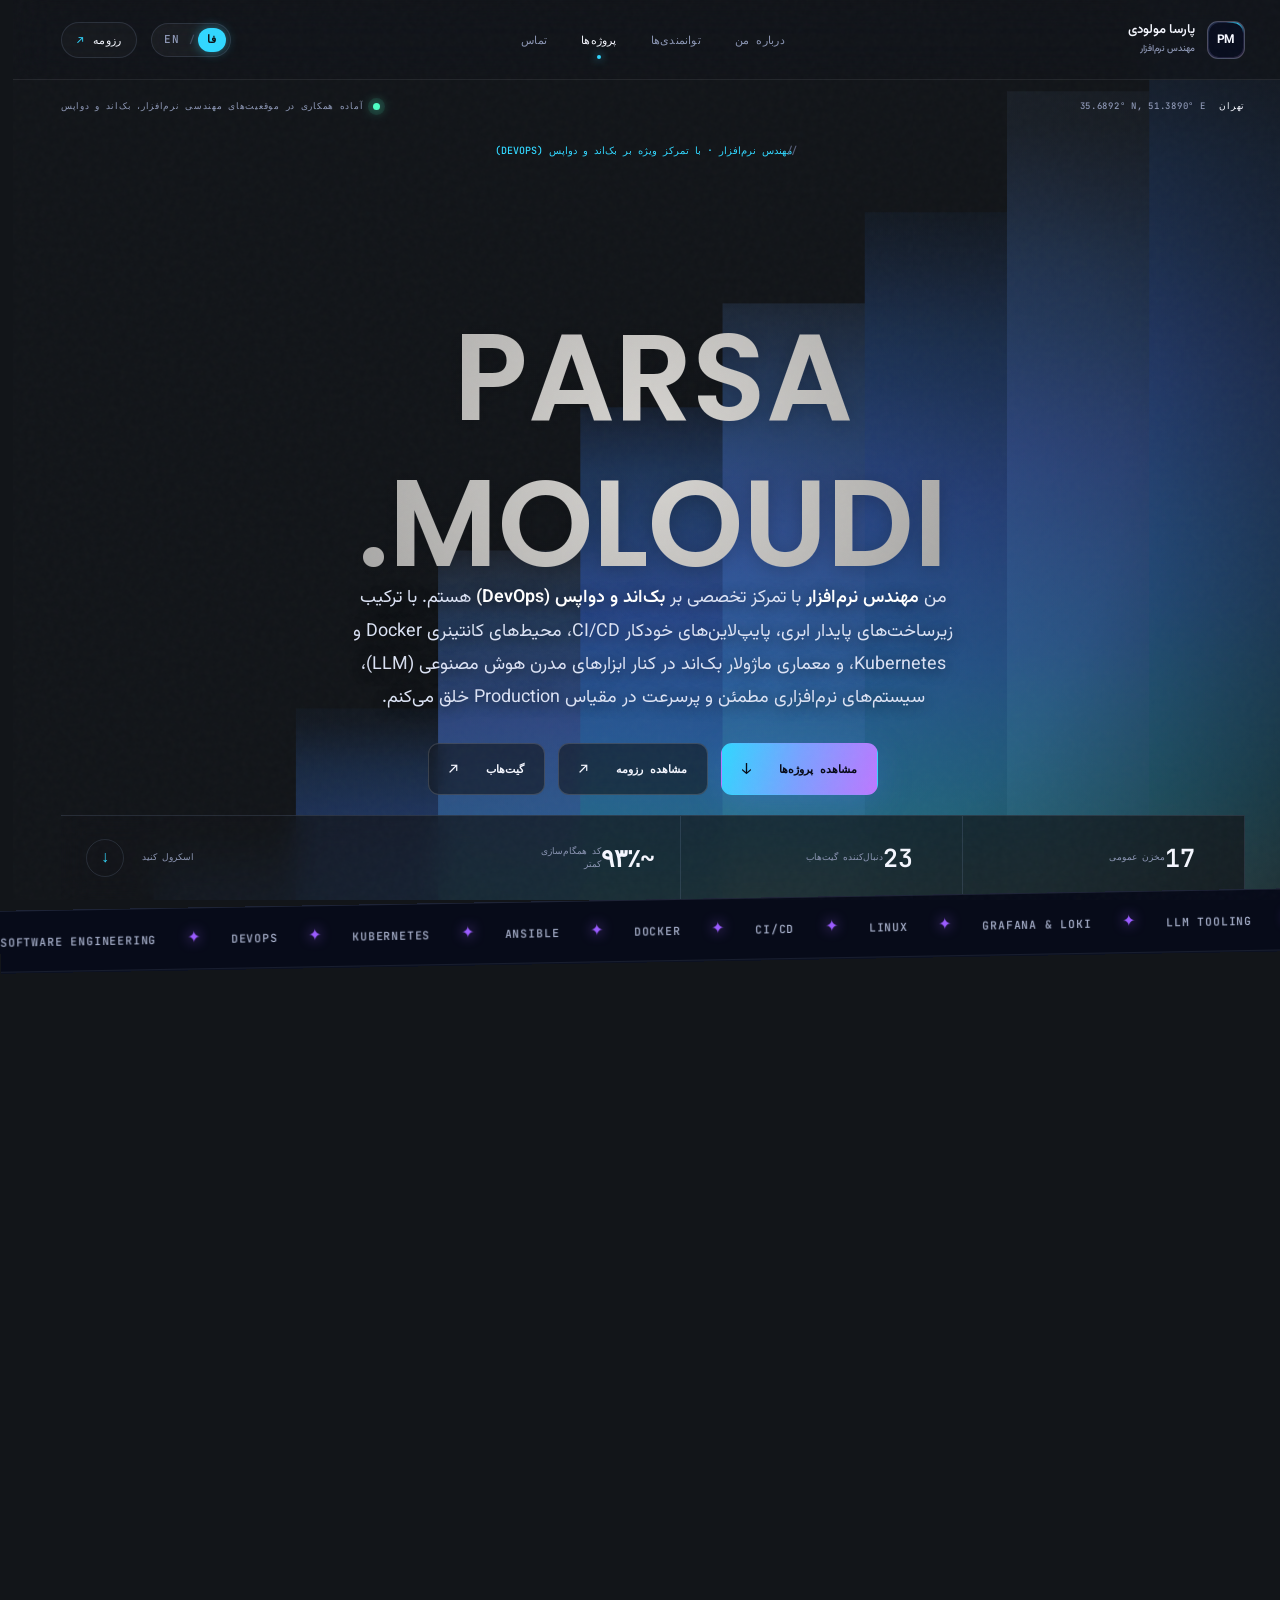
<file: fa.html>
<!DOCTYPE html>
<html lang="fa" dir="rtl">
<head>
  <meta charset="UTF-8">
  <meta name="viewport" content="width=device-width, initial-scale=1.0">
  <title>پارسا مولودی — مهندس نرم‌افزار | متخصص بک‌اند و دواپس (DevOps)</title>
  <meta name="description" content="پارسا مولودی، مهندس نرم‌افزار ساکن تهران با تمرکز ویژه بر بک‌اند و دواپس (DevOps). متخصص توسعه سیستم‌های مقیاس‌پذیر، کوبرنتیز، داکر، پایپ‌لاین‌های CI/CD، نودجی‌اس و لینوکس.">
  <meta name="keywords" content="پارسا مولودی, parsa moloudi, parsamoloody, مهندس نرم افزار, برنامه نویس بک اند, مهندس دواپس, متخصص دوآپس, کوبرنتیز, داکر, نود جی اس, نست جی اس, تایپ اسکریپت, لینوکس, انسیبل, تهران, رزومه پارسا مولودی">
  <meta name="author" content="پارسا مولودی (Parsa Moloudi)">
  <meta name="robots" content="index, follow, max-image-preview:large, max-snippet:-1, max-video-preview:-1">
  <meta name="theme-color" content="#050816">

  <!-- Canonical and Multilingual Alternates -->
  <link rel="canonical" href="https://parsamoloody.github.io/parsamoloody/fa.html">
  <link rel="alternate" hreflang="fa" href="https://parsamoloody.github.io/parsamoloody/fa.html">
  <link rel="alternate" hreflang="en" href="https://parsamoloody.github.io/parsamoloody/">
  <link rel="alternate" hreflang="x-default" href="https://parsamoloody.github.io/parsamoloody/">

  <!-- Open Graph / Social SEO -->
  <meta property="og:site_name" content="پورتفولیو پارسا مولودی">
  <meta property="og:title" content="پارسا مولودی — مهندس نرم‌افزار | متخصص بک‌اند و دواپس">
  <meta property="og:description" content="پورتفولیو و رزومه پارسا مولودی؛ مهندس نرم‌افزار با تمرکز بر بک‌اند و دواپس (DevOps)، زیرساخت‌های پایدار ابری، کوبرنتیز، داکر و نودجی‌اس.">
  <meta property="og:type" content="profile">
  <meta property="og:url" content="https://parsamoloody.github.io/parsamoloody/fa.html">
  <meta property="og:image" content="https://parsamoloody.github.io/parsamoloody/desktop-review.png">
  <meta property="og:image:width" content="1200">
  <meta property="og:image:height" content="630">
  <meta property="og:image:alt" content="پورتفولیو پارسا مولودی - مهندس نرم‌افزار">
  <meta property="og:locale" content="fa_IR">
  <meta property="og:locale:alternate" content="en_US">
  <meta property="profile:first_name" content="پارسا">
  <meta property="profile:last_name" content="مولودی">
  <meta property="profile:username" content="parsamoloody">

  <!-- Twitter Card SEO -->
  <meta name="twitter:card" content="summary_large_image">
  <meta name="twitter:title" content="پارسا مولودی — مهندس نرم‌افزار | متخصص بک‌اند و دواپس">
  <meta name="twitter:description" content="پورتفولیو و رزومه پارسا مولودی؛ مهندس نرم‌افزار با تمرکز بر بک‌اند و دواپس (DevOps).">
  <meta name="twitter:image" content="https://parsamoloody.github.io/parsamoloody/desktop-review.png">

  <!-- Structured Data JSON-LD (Person & ProfilePage) -->
  <script type="application/ld+json">
  {
    "@context": "https://schema.org",
    "@graph": [
      {
        "@type": "WebSite",
        "@id": "https://parsamoloody.github.io/parsamoloody/#website-fa",
        "url": "https://parsamoloody.github.io/parsamoloody/fa.html",
        "name": "پورتفولیو پارسا مولودی",
        "description": "پورتفولیو شخصی و معرفی پروژه‌های پارسا مولودی، مهندس نرم‌افزار متخصص بک‌اند و دواپس.",
        "inLanguage": "fa"
      },
      {
        "@type": "ProfilePage",
        "@id": "https://parsamoloody.github.io/parsamoloody/fa.html#profilepage",
        "url": "https://parsamoloody.github.io/parsamoloody/fa.html",
        "name": "پارسا مولودی — مهندس نرم‌افزار | متخصص بک‌اند و دواپس",
        "isPartOf": { "@id": "https://parsamoloody.github.io/parsamoloody/#website-fa" },
        "mainEntity": { "@id": "https://parsamoloody.github.io/parsamoloody/#person-fa" }
      },
      {
        "@type": "Person",
        "@id": "https://parsamoloody.github.io/parsamoloody/#person-fa",
        "name": "پارسا مولودی",
        "alternateName": ["Parsa Moloudi", "parsamoloody"],
        "jobTitle": "مهندس نرم‌افزار (Software Engineer)",
        "description": "مهندس نرم‌افزار ساکن تهران با تمرکز ویژه بر بک‌اند و دواپس (DevOps). تخصص در کوبرنتیز، داکر، انسیبل، CI/CD، نودجی‌اس، نست‌جی‌اس و لینوکس.",
        "url": "https://parsamoloody.github.io/parsamoloody/fa.html",
        "image": "https://parsamoloody.github.io/parsamoloody/desktop-review.png",
        "birthDate": "2006-07-16",
        "address": {
          "@type": "PostalAddress",
          "addressLocality": "تهران",
          "addressCountry": "IR"
        },
        "sameAs": [
          "https://github.com/parsamoloody",
          "https://www.linkedin.com/in/parsamoloodi/"
        ],
        "knowsAbout": [
          "مهندسی نرم‌افزار",
          "توسعه بک‌اند",
          "دواپس (DevOps)",
          "کوبرنتیز (Kubernetes)",
          "داکر (Docker)",
          "انسیبل (Ansible)",
          "پایپ‌لاین‌های CI/CD",
          "استقرار بلو-گرین",
          "مدیریت لینوکس",
          "نودجی‌اس (Node.js)",
          "نست‌جی‌اس (NestJS)",
          "تایپ‌اسکریپت",
          "پستگرس",
          "ردیس",
          "کلیک‌هاوس",
          "گرافانا و لوکی",
          "Homa.js"
        ]
      }
    ]
  }
  </script>

  <!-- Language Routing Check -->
  <script>
    (function() {
      try {
        var params = new URLSearchParams(window.location.search);
        var qLang = params.get('lang');
        if (qLang === 'en') {
          localStorage.setItem('preferred_language', 'en');
          window.location.replace('index.html' + window.location.hash);
          return;
        }
        if (qLang === 'fa') {
          localStorage.setItem('preferred_language', 'fa');
          return;
        }
        var saved = localStorage.getItem('preferred_language');
        if (saved === 'en') {
          window.location.replace('index.html' + window.location.hash);
          return;
        }
      } catch (e) {}
    })();
  </script>

  <link rel="preconnect" href="https://fonts.googleapis.com">
  <link rel="preconnect" href="https://fonts.gstatic.com" crossorigin>
  <link href="https://fonts.googleapis.com/css2?family=JetBrains+Mono:wght@400;500;600&family=Poppins:wght@400;500;600;700&family=Space+Grotesk:wght@400;500;600;700&family=Vazirmatn:wght@400;500;600;700;800&display=swap" rel="stylesheet">
  <link rel="stylesheet" href="styles.css">
  <script src="script.js" defer></script>
</head>
<body>
  <a class="skip-link" href="#main-content">پرش به محتوای اصلی</a>
  <div class="noise" aria-hidden="true"></div>
  <div class="cursor-glow" aria-hidden="true"></div>
  <div class="scroll-progress" aria-hidden="true"><span></span></div>

  <header class="site-header" id="top">
    <a class="brand" href="#top" aria-label="پارسا مولودی، بازگشت به بالا">
      <span class="brand-mark">PM</span>
      <span class="brand-copy">پارسا مولودی<small>مهندس نرم‌افزار</small></span>
    </a>

    <nav class="desktop-nav" aria-label="ناوبری اصلی">
      <a href="#about">درباره من</a>
      <a href="#capabilities">توانمندی‌ها</a>
      <a href="#work">پروژه‌ها</a>
      <a href="#contact">تماس</a>
    </nav>

    <div class="header-actions">
      <div class="lang-switch" role="group" aria-label="انتخاب زبان">
        <a href="index.html" class="lang-btn" data-lang="en" aria-label="English language">EN</a>
        <span class="lang-divider">/</span>
        <a href="fa.html" class="lang-btn active" data-lang="fa" aria-current="page" aria-label="زبان فارسی">فا</a>
      </div>
      <a class="nav-cta" href="resume.html" target="_blank" rel="noopener">
        رزومه <span aria-hidden="true">↗</span>
      </a>
    </div>

    <div class="header-mobile-actions">
      <div class="lang-switch" role="group" aria-label="انتخاب زبان">
        <a href="index.html" class="lang-btn" data-lang="en">EN</a>
        <span class="lang-divider">/</span>
        <a href="fa.html" class="lang-btn active" data-lang="fa">فا</a>
      </div>
      <a class="nav-cta-mobile" href="resume.html" target="_blank" rel="noopener" aria-label="مشاهده رزومه">
        رزومه <span aria-hidden="true">↗</span>
      </a>
      <button class="menu-button" type="button" aria-label="باز کردن منو" aria-expanded="false">
        <span></span><span></span>
      </button>
    </div>

    <div class="mobile-menu" aria-hidden="true">
      <div class="mobile-menu-label">منوی ناوبری</div>
      <a href="#about"><span>۰۱</span> درباره من</a>
      <a href="#capabilities"><span>۰۲</span> توانمندی‌ها</a>
      <a href="#work"><span>۰۳</span> پروژه‌های منتخب</a>
      <a href="#contact"><span>۰۴</span> تماس</a>
      <div class="mobile-menu-lang">
        <span>تغییر زبان / Language</span>
        <div class="lang-switch" role="group" aria-label="انتخاب زبان">
          <a href="index.html" class="lang-btn" data-lang="en">English</a>
          <span class="lang-divider">/</span>
          <a href="fa.html" class="lang-btn active" data-lang="fa">فارسی</a>
        </div>
      </div>
      <a class="mobile-resume-link" href="resume.html" target="_blank" rel="noopener">
        <span>📄</span> مشاهده رزومه <span class="arrow">↗</span>
      </a>
      <div class="mobile-socials">
        <a href="https://github.com/parsamoloody" target="_blank" rel="noopener">گیت‌هاب ↗</a>
        <a href="https://www.linkedin.com/in/parsamoloodi/" target="_blank" rel="noopener">لینکدین ↗</a>
      </div>
    </div>
  </header>

  <main id="main-content">
    <section class="hero full-screen-hero" aria-labelledby="hero-title">
      <div class="hero-soundwave" role="img" aria-label="Parsa Moloudi - Soundwave">
        <svg xmlns="http://www.w3.org/2000/svg" preserveAspectRatio="xMidYMid slice" viewBox="0 0 4096 4096">
          <defs>
            <linearGradient id="bar0" gradientUnits="userSpaceOnUse" x1="0" y1="3597.22" x2="0" y2="4096">
              <stop offset="0.0000" stop-color="rgb(21,28,40)"/><stop offset="0.0323" stop-color="rgb(21,29,42)"/><stop offset="0.0645" stop-color="rgb(24,36,56)"/><stop offset="0.0968" stop-color="rgb(27,43,69)"/><stop offset="0.1290" stop-color="rgb(29,51,85)"/><stop offset="0.1613" stop-color="rgb(31,58,100)"/><stop offset="0.1935" stop-color="rgb(34,63,113)"/><stop offset="0.2258" stop-color="rgb(36,68,123)"/><stop offset="0.2581" stop-color="rgb(39,73,135)"/><stop offset="0.2903" stop-color="rgb(43,78,147)"/><stop offset="0.3226" stop-color="rgb(46,83,159)"/><stop offset="0.3548" stop-color="rgb(49,86,171)"/><stop offset="0.3871" stop-color="rgb(50,92,178)"/><stop offset="0.4194" stop-color="rgb(50,98,184)"/><stop offset="0.4516" stop-color="rgb(51,104,190)"/><stop offset="0.4839" stop-color="rgb(51,110,196)"/><stop offset="0.5161" stop-color="rgb(50,115,200)"/><stop offset="0.5484" stop-color="rgb(50,121,206)"/><stop offset="0.5806" stop-color="rgb(50,130,208)"/><stop offset="0.6129" stop-color="rgb(49,139,208)"/><stop offset="0.6452" stop-color="rgb(49,146,208)"/><stop offset="0.6774" stop-color="rgb(49,154,208)"/><stop offset="0.7097" stop-color="rgb(50,163,207)"/><stop offset="0.7419" stop-color="rgb(50,171,207)"/><stop offset="0.7742" stop-color="rgb(72,181,206)"/><stop offset="0.8065" stop-color="rgb(91,191,204)"/><stop offset="0.8387" stop-color="rgb(112,202,201)"/><stop offset="0.8710" stop-color="rgb(129,212,199)"/><stop offset="0.9032" stop-color="rgb(145,222,197)"/><stop offset="0.9355" stop-color="rgb(162,231,193)"/><stop offset="0.9677" stop-color="rgb(162,231,193)"/><stop offset="1.0000" stop-color="rgb(162,231,193)"/>
            </linearGradient>
            <linearGradient id="bar1" gradientUnits="userSpaceOnUse" x1="0" y1="3292.61" x2="0" y2="4096">
              <stop offset="0.0000" stop-color="rgb(28,36,47)"/><stop offset="0.0323" stop-color="rgb(28,36,47)"/><stop offset="0.0645" stop-color="rgb(30,40,58)"/><stop offset="0.0968" stop-color="rgb(33,48,72)"/><stop offset="0.1290" stop-color="rgb(35,55,85)"/><stop offset="0.1613" stop-color="rgb(38,62,100)"/><stop offset="0.1935" stop-color="rgb(39,70,116)"/><stop offset="0.2258" stop-color="rgb(42,74,127)"/><stop offset="0.2581" stop-color="rgb(45,78,138)"/><stop offset="0.2903" stop-color="rgb(48,83,149)"/><stop offset="0.3226" stop-color="rgb(52,88,162)"/><stop offset="0.3548" stop-color="rgb(55,93,174)"/><stop offset="0.3871" stop-color="rgb(57,98,183)"/><stop offset="0.4194" stop-color="rgb(57,103,189)"/><stop offset="0.4516" stop-color="rgb(58,109,195)"/><stop offset="0.4839" stop-color="rgb(58,115,201)"/><stop offset="0.5161" stop-color="rgb(57,121,207)"/><stop offset="0.5484" stop-color="rgb(57,127,213)"/><stop offset="0.5806" stop-color="rgb(57,134,217)"/><stop offset="0.6129" stop-color="rgb(56,143,217)"/><stop offset="0.6452" stop-color="rgb(56,151,217)"/><stop offset="0.6774" stop-color="rgb(56,159,217)"/><stop offset="0.7097" stop-color="rgb(56,167,217)"/><stop offset="0.7419" stop-color="rgb(57,176,216)"/><stop offset="0.7742" stop-color="rgb(71,185,215)"/><stop offset="0.8065" stop-color="rgb(92,195,214)"/><stop offset="0.8387" stop-color="rgb(111,206,211)"/><stop offset="0.8710" stop-color="rgb(128,216,209)"/><stop offset="0.9032" stop-color="rgb(147,226,206)"/><stop offset="0.9355" stop-color="rgb(164,236,202)"/><stop offset="0.9677" stop-color="rgb(170,240,201)"/><stop offset="1.0000" stop-color="rgb(170,240,201)"/>
            </linearGradient>
            <linearGradient id="bar2" gradientUnits="userSpaceOnUse" x1="0" y1="2874.95" x2="0" y2="4096">
              <stop offset="0.0000" stop-color="rgb(20,28,39)"/><stop offset="0.0323" stop-color="rgb(21,30,43)"/><stop offset="0.0645" stop-color="rgb(23,36,56)"/><stop offset="0.0968" stop-color="rgb(26,43,70)"/><stop offset="0.1290" stop-color="rgb(29,51,86)"/><stop offset="0.1613" stop-color="rgb(31,58,100)"/><stop offset="0.1935" stop-color="rgb(34,63,111)"/><stop offset="0.2258" stop-color="rgb(36,68,122)"/><stop offset="0.2581" stop-color="rgb(39,72,135)"/><stop offset="0.2903" stop-color="rgb(42,77,145)"/><stop offset="0.3226" stop-color="rgb(45,81,157)"/><stop offset="0.3548" stop-color="rgb(48,86,168)"/><stop offset="0.3871" stop-color="rgb(49,90,175)"/><stop offset="0.4194" stop-color="rgb(50,97,181)"/><stop offset="0.4516" stop-color="rgb(50,103,187)"/><stop offset="0.4839" stop-color="rgb(50,108,192)"/><stop offset="0.5161" stop-color="rgb(49,114,197)"/><stop offset="0.5484" stop-color="rgb(49,121,204)"/><stop offset="0.5806" stop-color="rgb(49,128,204)"/><stop offset="0.6129" stop-color="rgb(48,137,204)"/><stop offset="0.6452" stop-color="rgb(48,144,204)"/><stop offset="0.6774" stop-color="rgb(48,152,204)"/><stop offset="0.7097" stop-color="rgb(49,160,203)"/><stop offset="0.7419" stop-color="rgb(51,169,203)"/><stop offset="0.7742" stop-color="rgb(72,178,201)"/><stop offset="0.8065" stop-color="rgb(92,189,200)"/><stop offset="0.8387" stop-color="rgb(112,199,197)"/><stop offset="0.8710" stop-color="rgb(128,209,194)"/><stop offset="0.9032" stop-color="rgb(144,218,192)"/><stop offset="0.9355" stop-color="rgb(158,227,189)"/><stop offset="0.9677" stop-color="rgb(158,227,189)"/><stop offset="1.0000" stop-color="rgb(158,227,189)"/>
            </linearGradient>
            <linearGradient id="bar3" gradientUnits="userSpaceOnUse" x1="0" y1="2369.52" x2="0" y2="4096">
              <stop offset="0.0000" stop-color="rgb(35,43,57)"/><stop offset="0.0323" stop-color="rgb(38,51,71)"/><stop offset="0.0645" stop-color="rgb(40,58,85)"/><stop offset="0.0968" stop-color="rgb(43,64,99)"/><stop offset="0.1290" stop-color="rgb(44,72,114)"/><stop offset="0.1613" stop-color="rgb(47,78,127)"/><stop offset="0.1935" stop-color="rgb(50,81,137)"/><stop offset="0.2258" stop-color="rgb(53,86,149)"/><stop offset="0.2581" stop-color="rgb(56,91,159)"/><stop offset="0.2903" stop-color="rgb(59,96,172)"/><stop offset="0.3226" stop-color="rgb(62,99,184)"/><stop offset="0.3548" stop-color="rgb(62,105,189)"/><stop offset="0.3871" stop-color="rgb(63,111,195)"/><stop offset="0.4194" stop-color="rgb(63,116,201)"/><stop offset="0.4516" stop-color="rgb(63,123,206)"/><stop offset="0.4839" stop-color="rgb(62,129,212)"/><stop offset="0.5161" stop-color="rgb(62,134,218)"/><stop offset="0.5484" stop-color="rgb(62,142,218)"/><stop offset="0.5806" stop-color="rgb(61,151,218)"/><stop offset="0.6129" stop-color="rgb(61,159,218)"/><stop offset="0.6452" stop-color="rgb(61,166,218)"/><stop offset="0.6774" stop-color="rgb(62,174,217)"/><stop offset="0.7097" stop-color="rgb(64,183,217)"/><stop offset="0.7419" stop-color="rgb(89,193,215)"/><stop offset="0.7742" stop-color="rgb(108,203,213)"/><stop offset="0.8065" stop-color="rgb(126,213,211)"/><stop offset="0.8387" stop-color="rgb(142,222,208)"/><stop offset="0.8710" stop-color="rgb(161,234,205)"/><stop offset="0.9032" stop-color="rgb(172,240,202)"/><stop offset="0.9355" stop-color="rgb(172,240,202)"/><stop offset="0.9677" stop-color="rgb(172,240,202)"/><stop offset="1.0000" stop-color="rgb(172,240,202)"/>
            </linearGradient>
            <linearGradient id="bar4" gradientUnits="userSpaceOnUse" x1="0" y1="1911.46" x2="0" y2="4096">
              <stop offset="0.0000" stop-color="rgb(24,36,56)"/><stop offset="0.0323" stop-color="rgb(27,43,70)"/><stop offset="0.0645" stop-color="rgb(29,50,84)"/><stop offset="0.0968" stop-color="rgb(32,59,101)"/><stop offset="0.1290" stop-color="rgb(35,64,113)"/><stop offset="0.1613" stop-color="rgb(36,69,124)"/><stop offset="0.1935" stop-color="rgb(39,73,136)"/><stop offset="0.2258" stop-color="rgb(43,78,148)"/><stop offset="0.2581" stop-color="rgb(46,83,160)"/><stop offset="0.2903" stop-color="rgb(49,87,172)"/><stop offset="0.3226" stop-color="rgb(50,93,180)"/><stop offset="0.3548" stop-color="rgb(50,99,184)"/><stop offset="0.3871" stop-color="rgb(51,105,191)"/><stop offset="0.4194" stop-color="rgb(51,110,197)"/><stop offset="0.4516" stop-color="rgb(50,116,202)"/><stop offset="0.4839" stop-color="rgb(50,122,208)"/><stop offset="0.5161" stop-color="rgb(50,131,210)"/><stop offset="0.5484" stop-color="rgb(49,140,210)"/><stop offset="0.5806" stop-color="rgb(49,147,210)"/><stop offset="0.6129" stop-color="rgb(49,155,210)"/><stop offset="0.6452" stop-color="rgb(50,164,209)"/><stop offset="0.6774" stop-color="rgb(50,172,209)"/><stop offset="0.7097" stop-color="rgb(72,182,208)"/><stop offset="0.7419" stop-color="rgb(92,192,206)"/><stop offset="0.7742" stop-color="rgb(110,203,204)"/><stop offset="0.8065" stop-color="rgb(130,214,201)"/><stop offset="0.8387" stop-color="rgb(146,223,198)"/><stop offset="0.8710" stop-color="rgb(163,233,194)"/><stop offset="0.9032" stop-color="rgb(163,233,194)"/><stop offset="0.9355" stop-color="rgb(163,233,194)"/><stop offset="0.9677" stop-color="rgb(163,233,194)"/><stop offset="1.0000" stop-color="rgb(163,233,194)"/>
            </linearGradient>
            <linearGradient id="bar5" gradientUnits="userSpaceOnUse" x1="0" y1="1578.80" x2="0" y2="4096">
              <stop offset="0.0000" stop-color="rgb(32,44,62)"/><stop offset="0.0323" stop-color="rgb(35,52,78)"/><stop offset="0.0645" stop-color="rgb(37,58,92)"/><stop offset="0.0968" stop-color="rgb(40,66,107)"/><stop offset="0.1290" stop-color="rgb(42,72,120)"/><stop offset="0.1613" stop-color="rgb(45,77,131)"/><stop offset="0.1935" stop-color="rgb(48,82,143)"/><stop offset="0.2258" stop-color="rgb(51,85,154)"/><stop offset="0.2581" stop-color="rgb(54,90,166)"/><stop offset="0.2903" stop-color="rgb(56,95,177)"/><stop offset="0.3226" stop-color="rgb(58,101,187)"/><stop offset="0.3548" stop-color="rgb(58,107,192)"/><stop offset="0.3871" stop-color="rgb(59,113,198)"/><stop offset="0.4194" stop-color="rgb(59,118,203)"/><stop offset="0.4516" stop-color="rgb(58,124,209)"/><stop offset="0.4839" stop-color="rgb(58,130,215)"/><stop offset="0.5161" stop-color="rgb(58,138,217)"/><stop offset="0.5484" stop-color="rgb(57,146,217)"/><stop offset="0.5806" stop-color="rgb(57,154,217)"/><stop offset="0.6129" stop-color="rgb(57,163,217)"/><stop offset="0.6452" stop-color="rgb(57,170,217)"/><stop offset="0.6774" stop-color="rgb(58,178,216)"/><stop offset="0.7097" stop-color="rgb(78,188,215)"/><stop offset="0.7419" stop-color="rgb(100,199,213)"/><stop offset="0.7742" stop-color="rgb(118,210,211)"/><stop offset="0.8065" stop-color="rgb(136,220,208)"/><stop offset="0.8387" stop-color="rgb(152,229,205)"/><stop offset="0.8710" stop-color="rgb(169,239,201)"/><stop offset="0.9032" stop-color="rgb(170,240,201)"/><stop offset="0.9355" stop-color="rgb(170,240,201)"/><stop offset="0.9677" stop-color="rgb(170,240,201)"/><stop offset="1.0000" stop-color="rgb(170,240,201)"/>
            </linearGradient>
            <linearGradient id="bar6" gradientUnits="userSpaceOnUse" x1="0" y1="1287.17" x2="0" y2="4096">
              <stop offset="0.0000" stop-color="rgb(20,29,41)"/><stop offset="0.0323" stop-color="rgb(23,35,54)"/><stop offset="0.0645" stop-color="rgb(26,42,67)"/><stop offset="0.0968" stop-color="rgb(29,49,83)"/><stop offset="0.1290" stop-color="rgb(31,57,97)"/><stop offset="0.1613" stop-color="rgb(33,62,110)"/><stop offset="0.1935" stop-color="rgb(35,66,120)"/><stop offset="0.2258" stop-color="rgb(39,71,132)"/><stop offset="0.2581" stop-color="rgb(42,76,143)"/><stop offset="0.2903" stop-color="rgb(45,80,155)"/><stop offset="0.3226" stop-color="rgb(47,84,166)"/><stop offset="0.3548" stop-color="rgb(48,90,174)"/><stop offset="0.3871" stop-color="rgb(48,95,179)"/><stop offset="0.4194" stop-color="rgb(49,101,185)"/><stop offset="0.4516" stop-color="rgb(49,107,191)"/><stop offset="0.4839" stop-color="rgb(48,112,195)"/><stop offset="0.5161" stop-color="rgb(48,119,202)"/><stop offset="0.5484" stop-color="rgb(48,127,203)"/><stop offset="0.5806" stop-color="rgb(47,135,203)"/><stop offset="0.6129" stop-color="rgb(47,143,203)"/><stop offset="0.6452" stop-color="rgb(47,150,203)"/><stop offset="0.6774" stop-color="rgb(48,159,202)"/><stop offset="0.7097" stop-color="rgb(48,166,202)"/><stop offset="0.7419" stop-color="rgb(70,176,201)"/><stop offset="0.7742" stop-color="rgb(89,186,199)"/><stop offset="0.8065" stop-color="rgb(109,197,196)"/><stop offset="0.8387" stop-color="rgb(126,207,194)"/><stop offset="0.8710" stop-color="rgb(142,216,191)"/><stop offset="0.9032" stop-color="rgb(158,225,188)"/><stop offset="0.9355" stop-color="rgb(158,225,188)"/><stop offset="0.9677" stop-color="rgb(158,225,188)"/><stop offset="1.0000" stop-color="rgb(158,225,188)"/>
            </linearGradient>
            <linearGradient id="bar7" gradientUnits="userSpaceOnUse" x1="0" y1="900.02" x2="0" y2="4096">
              <stop offset="0.0000" stop-color="rgb(32,40,51)"/><stop offset="0.0323" stop-color="rgb(32,41,53)"/><stop offset="0.0645" stop-color="rgb(35,47,66)"/><stop offset="0.0968" stop-color="rgb(38,54,80)"/><stop offset="0.1290" stop-color="rgb(40,61,94)"/><stop offset="0.1613" stop-color="rgb(43,69,110)"/><stop offset="0.1935" stop-color="rgb(45,74,123)"/><stop offset="0.2258" stop-color="rgb(47,79,133)"/><stop offset="0.2581" stop-color="rgb(50,84,145)"/><stop offset="0.2903" stop-color="rgb(54,88,157)"/><stop offset="0.3226" stop-color="rgb(57,93,169)"/><stop offset="0.3548" stop-color="rgb(60,97,180)"/><stop offset="0.3871" stop-color="rgb(61,103,188)"/><stop offset="0.4194" stop-color="rgb(61,108,192)"/><stop offset="0.4516" stop-color="rgb(62,114,199)"/><stop offset="0.4839" stop-color="rgb(62,120,205)"/><stop offset="0.5161" stop-color="rgb(61,126,210)"/><stop offset="0.5484" stop-color="rgb(61,131,215)"/><stop offset="0.5806" stop-color="rgb(61,140,217)"/><stop offset="0.6129" stop-color="rgb(60,149,217)"/><stop offset="0.6452" stop-color="rgb(60,156,217)"/><stop offset="0.6774" stop-color="rgb(60,164,217)"/><stop offset="0.7097" stop-color="rgb(60,171,217)"/><stop offset="0.7419" stop-color="rgb(61,180,216)"/><stop offset="0.7742" stop-color="rgb(83,191,215)"/><stop offset="0.8065" stop-color="rgb(102,200,213)"/><stop offset="0.8387" stop-color="rgb(120,211,212)"/><stop offset="0.8710" stop-color="rgb(139,221,209)"/><stop offset="0.9032" stop-color="rgb(155,231,206)"/><stop offset="0.9355" stop-color="rgb(171,240,202)"/><stop offset="0.9677" stop-color="rgb(171,240,202)"/><stop offset="1.0000" stop-color="rgb(171,240,202)"/>
            </linearGradient>
            <linearGradient id="bar8" gradientUnits="userSpaceOnUse" x1="0" y1="398.35" x2="0" y2="4096">
              <stop offset="0.0000" stop-color="rgb(21,29,40)"/><stop offset="0.0323" stop-color="rgb(21,29,40)"/><stop offset="0.0645" stop-color="rgb(23,34,51)"/><stop offset="0.0968" stop-color="rgb(26,41,65)"/><stop offset="0.1290" stop-color="rgb(28,48,79)"/><stop offset="0.1613" stop-color="rgb(31,55,93)"/><stop offset="0.1935" stop-color="rgb(33,63,110)"/><stop offset="0.2258" stop-color="rgb(36,67,121)"/><stop offset="0.2581" stop-color="rgb(39,72,131)"/><stop offset="0.2903" stop-color="rgb(41,77,143)"/><stop offset="0.3226" stop-color="rgb(45,81,156)"/><stop offset="0.3548" stop-color="rgb(48,86,167)"/><stop offset="0.3871" stop-color="rgb(50,91,177)"/><stop offset="0.4194" stop-color="rgb(50,96,183)"/><stop offset="0.4516" stop-color="rgb(51,102,189)"/><stop offset="0.4839" stop-color="rgb(51,109,195)"/><stop offset="0.5161" stop-color="rgb(50,115,201)"/><stop offset="0.5484" stop-color="rgb(50,121,206)"/><stop offset="0.5806" stop-color="rgb(50,127,210)"/><stop offset="0.6129" stop-color="rgb(49,136,210)"/><stop offset="0.6452" stop-color="rgb(49,145,210)"/><stop offset="0.6774" stop-color="rgb(49,153,210)"/><stop offset="0.7097" stop-color="rgb(49,161,210)"/><stop offset="0.7419" stop-color="rgb(50,169,209)"/><stop offset="0.7742" stop-color="rgb(64,179,208)"/><stop offset="0.8065" stop-color="rgb(85,189,207)"/><stop offset="0.8387" stop-color="rgb(104,200,204)"/><stop offset="0.8710" stop-color="rgb(121,209,202)"/><stop offset="0.9032" stop-color="rgb(141,220,200)"/><stop offset="0.9355" stop-color="rgb(158,230,196)"/><stop offset="0.9677" stop-color="rgb(163,234,195)"/><stop offset="1.0000" stop-color="rgb(163,234,195)"/>
            </linearGradient>
            <filter id="tf0" x="-40%" y="-40%" width="180%" height="180%">
              <feDropShadow dx="0" dy="5.4" stdDeviation="30.7" flood-color="black" flood-opacity="0.214"/>
            </filter>
          </defs>
          <rect id="Field" width="4096" height="4096" fill="rgb(18,21,25)"/>
          <g id="Bar 1"><rect x="-5.01" y="3597.22" width="465.12" height="498.78" fill="url(#bar0)"/></g>
          <g id="Bar 2"><rect x="450.10" y="3292.61" width="465.12" height="803.39" fill="url(#bar1)"/></g>
          <g id="Bar 3"><rect x="905.22" y="2874.95" width="465.12" height="1221.05" fill="url(#bar2)"/></g>
          <g id="Bar 4"><rect x="1360.33" y="2369.52" width="465.12" height="1726.48" fill="url(#bar3)"/></g>
          <g id="Bar 5"><rect x="1815.44" y="1911.46" width="465.12" height="2184.54" fill="url(#bar4)"/></g>
          <g id="Bar 6"><rect x="2270.55" y="1578.80" width="465.12" height="2517.20" fill="url(#bar5)"/></g>
          <g id="Bar 7"><rect x="2725.66" y="1287.17" width="465.12" height="2808.83" fill="url(#bar6)"/></g>
          <g id="Bar 8"><rect x="3180.77" y="900.02" width="465.12" height="3195.98" fill="url(#bar7)"/></g>
          <g id="Bar 9"><rect x="3635.88" y="398.35" width="465.12" height="3697.65" fill="url(#bar8)"/></g>
          <g id="PARSA-MOLOUDI-TEXT" filter="url(#tf0)">
            <text class="svg-title-p" x="2048" y="1951" text-anchor="middle" font-family="Poppins, system-ui, sans-serif" font-weight="600" font-size="389" fill="#FBF8F3">PARSA</text>
            <text class="svg-title-m" x="2048" y="2418" text-anchor="middle" font-family="Poppins, system-ui, sans-serif" font-weight="600" font-size="389" fill="#FBF8F3">MOLOUDI.</text>
          </g>
        </svg>
      </div>
      <div class="hero-vignette" aria-hidden="true"></div>

      <div class="hero-shell section-shell">
        <div class="hero-top reveal">
          <span class="availability"><i></i> آماده همکاری در موقعیت‌های مهندسی نرم‌افزار، بک‌اند و دواپس</span>
          <span class="hero-location">35.6892° N, 51.3890° E <b>تهران</b></span>
        </div>

        <div class="hero-main">
          <div class="hero-tagline-top reveal">
            <p class="eyebrow">مهندس نرم‌افزار · با تمرکز ویژه بر بک‌اند و دواپس (DevOps)</p>
          </div>

          <div class="hero-center-spacer" aria-hidden="true"></div>

          <div class="hero-tagline-bottom reveal">
            <h1 id="hero-title" class="sr-only">پارسا مولودی — مهندس نرم‌افزار | متخصص بک‌اند و دواپس</h1>
            <p class="hero-intro">من <strong>مهندس نرم‌افزار</strong> با تمرکز تخصصی بر <strong>بک‌اند و دواپس (DevOps)</strong> هستم. با ترکیب زیرساخت‌های پایدار ابری، پایپ‌لاین‌های خودکار CI/CD، محیط‌های کانتینری Docker و Kubernetes، و معماری ماژولار بک‌اند در کنار ابزارهای مدرن هوش مصنوعی (LLM)، سیستم‌های نرم‌افزاری مطمئن و پرسرعت در مقیاس Production خلق می‌کنم.</p>
            <div class="hero-actions">
              <a class="button button-primary" href="#work"><span>مشاهده پروژه‌ها</span><b aria-hidden="true">↓</b></a>
              <a class="button button-ghost" href="resume.html" target="_blank" rel="noopener"><span>مشاهده رزومه</span><b aria-hidden="true">↗</b></a>
              <a class="button button-ghost" href="https://github.com/parsamoloody" target="_blank" rel="noopener"><span>گیت‌هاب</span><b aria-hidden="true">↗</b></a>
            </div>
          </div>
        </div>

        <div class="hero-stats reveal" aria-label="خلاصه دستاوردهای مهندسی">
          <div><strong class="counter" data-target="17">17</strong><span>مخزن عمومی</span></div>
          <div><strong class="counter" data-target="23">23</strong><span>دنبال‌کننده گیت‌هاب</span></div>
          <div><strong>~۹۳٪</strong><span>کد همگام‌سازی کمتر</span></div>
          <a href="#about" aria-label="اسکرول برای رفتن به بخش درباره من"><span>اسکرول کنید</span><i aria-hidden="true">↓</i></a>
        </div>
      </div>
    </section>

    <div class="tech-marquee" aria-label="فناوری‌ها و ابزارها">
      <div class="marquee-track">
        <span>Software Engineering</span><i>✦</i><span>DevOps</span><i>✦</i><span>Kubernetes</span><i>✦</i><span>Ansible</span><i>✦</i><span>Docker</span><i>✦</i><span>CI/CD</span><i>✦</i><span>Linux</span><i>✦</i><span>Grafana &amp; Loki</span><i>✦</i><span>LLM Tooling</span><i>✦</i><span>Node.js</span><i>✦</i><span>NestJS</span><i>✦</i><span>PostgreSQL</span><i>✦</i><span>Redis</span><i>✦</i><span>NGINX</span><i>✦</i><span>Automation</span><i>✦</i>
        <span>Software Engineering</span><i>✦</i><span>DevOps</span><i>✦</i><span>Kubernetes</span><i>✦</i><span>Ansible</span><i>✦</i><span>Docker</span><i>✦</i><span>CI/CD</span><i>✦</i><span>Linux</span><i>✦</i><span>Grafana &amp; Loki</span><i>✦</i><span>LLM Tooling</span><i>✦</i><span>Node.js</span><i>✦</i><span>NestJS</span><i>✦</i><span>PostgreSQL</span><i>✦</i><span>Redis</span><i>✦</i><span>NGINX</span><i>✦</i><span>Automation</span><i>✦</i>
      </div>
    </div>

    <section class="about section-shell section-block" id="about" aria-labelledby="about-title">
      <div class="section-heading reveal">
        <span class="section-number">۰۱ / درباره من</span>
        <h2 id="about-title">مهندسی نرم‌افزار متکی بر <span class="gradient-text">برتری معماری بک‌اند و پایداری دواپس.</span></h2>
      </div>

      <div class="about-layout">
        <div class="about-story reveal">
          <p class="lead">من یک مهندس نرم‌افزار ۲۰ ساله، متولد ۲۵ تیر ۱۳۸۵ (۱۶ ژوئیه ۲۰۰۶) ساکن تهران هستم که با تمرکز تخصصی بر بک‌اند و دواپس (DevOps Focused)، بر روی اتوماسیون زیرساخت، طراحی سیستم‌های توزیع‌شده و پایداری عملیاتی سرویس‌ها فعالیت می‌کنم.</p>
          <p>توانمندی‌های مهندسی من ترکیبی همگام از بک‌اند و دواپس است: ارکستراسیون با Kubernetes، مدیریت پیکربندی خودکار با Ansible، طراحی پایپ‌لاین‌های یکپارچه‌سازی و استقرار مداوم (CI/CD)، استقرار بدون داون‌تایم (Blue-Green Deployments)، کانتینرسازی با Docker، مدیریت سرورهای لینوکس، و استک جامع مانیتورینگ با Grafana، Loki، Alloy و NGINX.</p>
          <p>همچنین در فرآیندهای مهندسی روزانه از مدل‌های زبانی بزرگ (LLM) و ابزارهای هوش مصنوعی برای تسریع برنامه‌نویسی، بررسی خودکار کدها در CI/CD، عیب‌یابی پیشرفته و یکپارچه‌سازی قابلیت‌های هوشمند API بهره می‌برم. از توسعه فریم‌ورک‌های سبک و بدون وابستگی جانبی مانند <a href="https://github.com/parsamoloody/homa" target="_blank" rel="noopener">Homa.js</a> گرفته تا معماری پلتفرم‌های ابری چندمستاجره (Multi-tenant SaaS)، اولویت اصلی من عملکرد بدون نقص، مقیاس‌پذیری و تمیزی معماری است.</p>
        </div>

        <aside class="profile-panel reveal" aria-label="اطلاعات شناسنامه مهندسی">
          <div class="panel-corners" aria-hidden="true"></div>
          <div class="profile-panel-head"><span>PROFILE.DATA</span><i>LIVE</i></div>
          <dl>
            <div><dt>نام</dt><dd>پارسا مولودی</dd></div>
            <div><dt>عنوان شغلی</dt><dd>مهندس نرم‌افزار</dd></div>
            <div><dt>تخصص</dt><dd>بک‌اند و دواپس (DevOps Focused)</dd></div>
            <div><dt>متولد</dt><dd>۲۵ تیر ۱۳۸۵ (۲۰ ساله)</dd></div>
            <div><dt>موقعیت مکانی</dt><dd>تهران، ایران</dd></div>
            <div><dt>تمرکز</dt><dd>CI/CD، اتوماسیون و بک‌اند مقیاس‌پذیر</dd></div>
          </dl>
          <a href="https://github.com/parsamoloody" target="_blank" rel="noopener"><span>github.com/parsamoloody</span><b>↗</b></a>
        </aside>
      </div>
    </section>

    <section class="capabilities section-shell section-block" id="capabilities" aria-labelledby="capabilities-title">
      <div class="section-heading split-heading reveal">
        <div>
          <span class="section-number">۰۲ / توانمندی‌ها</span>
          <h2 id="capabilities-title">از سیستم‌های بک‌اند تا زیرساخت‌های ابری دواپس.</h2>
        </div>
        <p>استقرار خودکار DevOps، مانیتورینگ بلادرنگ، توسعه شتاب‌یافته با هوش مصنوعی و معماری ماژولار بک‌اند.</p>
      </div>

      <div class="capability-grid">
        <article class="capability-card reveal">
          <div class="capability-icon" aria-hidden="true">
            <svg viewBox="0 0 48 48"><path d="M24 6 8 15v18l16 9 16-9V15zM8 15l16 9 16-9M24 24v18"/><path d="m16 10 16 9v10"/></svg>
          </div>
          <span class="card-index">۰۱</span>
          <h3>دواپس و مهندسی زیرساخت</h3>
          <p>طراحی پایپ‌لاین‌های CI/CD خودکار، کوبرنتیز (Kubernetes)، اتوماسیون با Ansible، کانتینرسازی Docker، مدیریت سرورهای لینوکس، استقرار بدون داون‌تایم Blue-Green و پیکربندی معکوس NGINX.</p>
          <ul><li>Kubernetes &amp; Ansible</li><li>Docker &amp; Compose</li><li>CI/CD &amp; Blue-Green</li><li>Linux &amp; NGINX</li></ul>
        </article>

        <article class="capability-card reveal">
          <div class="capability-icon" aria-hidden="true">
            <svg viewBox="0 0 48 48"><path d="M8 13h32v22H8zM8 19h32M14 10v6M34 10v6"/><path d="m18 26-4 4 4 4M30 26l4 4-4 4M27 24l-6 12"/></svg>
          </div>
          <span class="card-index">۰۲</span>
          <h3>معماری بک‌اند و سیستم‌ها</h3>
          <p>توسعه APIهای امن و ماژولار با تفکیک دقیق لایه‌های بیزینس، آزمون‌پذیری بالا، مدیریت کارای داده‌ها و نگه‌داری‌پذیری پایدار بر پایه Clean Architecture.</p>
          <ul><li>Node.js &amp; NestJS</li><li>REST &amp; JWT</li><li>Clean architecture</li><li>API security</li></ul>
        </article>

        <article class="capability-card reveal">
          <div class="capability-icon" aria-hidden="true">
            <svg viewBox="0 0 48 48"><ellipse cx="24" cy="11" rx="15" ry="6"/><path d="M9 11v13c0 3.3 6.7 6 15 6s15-2.7 15-6V11M9 24v13c0 3.3 6.7 6 15 6s15-2.7 15-6V24"/><path d="M18 17c1.8.5 3.8.8 6 .8s4.2-.3 6-.8"/></svg>
          </div>
          <span class="card-index">۰۳</span>
          <h3>کارایی، داده و ابزارهای هوش مصنوعی</h3>
          <p>استراتژی‌های بهینه‌سازی دیتابیس و کشینگ چندلایه‌ای برای کاهش بار سرور و زمان پاسخ، همراه با به‌کارگیری هوش مصنوعی در بررسی کدها.</p>
          <ul><li>PostgreSQL &amp; Redis</li><li>ClickHouse logs</li><li>Query optimization</li><li>LLM Tooling &amp; APIs</li></ul>
        </article>
      </div>

      <div class="skills-console reveal" aria-label="مهارت‌های فنی">
        <div class="console-head"><span></span><span></span><span></span><b>~/skills</b></div>
        <div class="console-body">
          <p><i>$</i> ls core-stack/</p>
          <div class="skill-cloud">
            <span>Software Engineering</span><span>Backend Development</span><span>DevOps (DevOps Focused)</span><span>Kubernetes</span><span>Ansible</span><span>Docker</span><span>Docker Compose</span><span>CI/CD</span><span>Blue-Green Deployment</span><span>Linux Administration</span><span>NGINX</span><span>Grafana</span><span>Loki</span><span>Grafana Alloy</span><span>LLM Tooling &amp; APIs</span><span>AI-Assisted CI/CD</span><span>TypeScript</span><span>Node.js</span><span>NestJS</span><span>PostgreSQL</span><span>Redis</span><span>ClickHouse</span><span>MongoDB</span><span>Clean Architecture</span><span>System Design</span>
          </div>
        </div>
      </div>
    </section>

    <section class="work section-shell section-block" id="work" aria-labelledby="work-title">
      <div class="section-heading split-heading reveal">
        <div>
          <span class="section-number">۰۳ / پروژه‌های منتخب</span>
          <h2 id="work-title">سیستم‌های نرم‌افزاری و زیرساختی که توسعه داده‌ام.</h2>
        </div>
        <p>محصولات در مقیاس Production، سرویس‌های توزیع‌شده، فریم‌ورک‌های بدون وابستگی و وب‌اپلیکیشن‌های تعاملی.</p>
      </div>

      <div class="project-list">
        <article class="project-card project-task reveal" data-tilt>
          <div class="project-info">
            <div class="project-meta"><span>01</span><span>محصول بک‌اند محور · متن‌باز</span></div>
            <h3>Task Manager</h3>
            <p>یک پلتفرم مشارکتی مدیریت وظایف با احراز هویت ایمن JWT، کنترل دسترسی مبتنی بر نقش (RBAC)، ساختار RESTful ماژولار، مدل‌های بهینه‌شده داده، کشینگ، گردش‌کار توسعه با هوش مصنوعی و دپلوی کانتینری Docker.</p>
            <div class="project-tags"><span>Next.js 16</span><span>NestJS</span><span>PostgreSQL</span><span>Prisma</span><span>Turborepo</span></div>
            <div class="project-links">
              <a href="https://github.com/parsamoloody/taks_manager" target="_blank" rel="noopener">مشاهده سورس‌کد <b>↗</b></a>
            </div>
          </div>
          <div class="project-visual task-visual" aria-hidden="true">
            <div class="mock-window">
              <div class="mock-top"><div><i></i><i></i><i></i></div><span>Workspace / Product</span><b>PM</b></div>
              <div class="kanban">
                <div class="kanban-side"><strong>P</strong><i></i><i></i><i></i><i></i></div>
                <div class="kanban-main">
                  <div class="kanban-heading"><div><small>BOARD</small><strong>Launch roadmap</strong></div><span class="mock-button">+ New task</span></div>
                  <div class="kanban-columns">
                    <div class="k-column"><span>BACKLOG <b>3</b></span><div class="k-task"><i class="pink"></i><strong>Design system audit</strong><small>UI/UX · Today</small><em>PM</em></div><div class="k-task short"><i class="blue"></i><strong>API documentation</strong><small>Backend</small></div></div>
                    <div class="k-column"><span>IN PROGRESS <b>2</b></span><div class="k-task feature"><i class="purple"></i><strong>Build team dashboard</strong><div class="progress-mini"><span></span></div><small>5 / 8 subtasks</small><em>AR</em></div></div>
                    <div class="k-column"><span>DONE <b>4</b></span><div class="k-task"><i class="green"></i><strong>Authentication flow</strong><small>Completed</small><em>✓</em></div><div class="k-task short"><i class="green"></i><strong>Database schema</strong><small>Completed</small></div></div>
                  </div>
                </div>
              </div>
            </div>
          </div>
        </article>

        <article class="project-card project-b2b reveal" data-tilt>
          <div class="project-info">
            <div class="project-meta"><span>02</span><span>Adymob · محصول عملیاتی SaaS</span></div>
            <h3>Gem Panel System</h3>
            <p>بک‌اند پلتفرم چندمستاجره (Multi-tenant VPN SaaS) جهت مدیریت اپلیکیشن‌ها، سرورها، کانفیگ‌ها و همگام‌سازی رمزنگاری‌شده بین سرورهای توزیع‌شده Mirror. بازنویسی ماژول حیاتی و کاهش حجم کد از حدود ۲,۰۰۰ خط به ۱۵۰ خط، استقرار بدون توقف (Zero-downtime) و راه‌اندازی استک مانیتورینگ NGINX با Grafana، Loki، Alloy، لاگ‌های ساختاریافته JSON، داشبوردها، هشدارها و پراکسی امن HTTPS.</p>
            <div class="project-tags"><span>NestJS</span><span>Redis</span><span>Grafana</span><span>Loki</span><span>NGINX</span><span>Docker</span><span>CI/CD</span></div>
            <div class="project-links"><span class="private-label"><i></i> سیستم عملیاتی سازمانی</span></div>
          </div>
          <div class="project-visual b2b-visual" aria-hidden="true">
            <div class="dashboard-shell">
              <div class="dash-sidebar"><b>PM</b><span class="active"></span><span></span><span></span><span></span><span></span></div>
              <div class="dash-content">
                <div class="dash-head"><div><small>OVERVIEW</small><strong>Infrastructure health</strong></div><span class="mock-button">Production⌄</span></div>
                <div class="metric-row"><div><span>API latency</span><strong>Low</strong><small>↘ optimized</small></div><div><span>Mirror nodes</span><strong>Synced</strong><small>● healthy</small></div><div><span>Deploy status</span><strong>Green</strong><small>● zero downtime</small></div></div>
                <div class="chart-panel"><div class="chart-title"><span>Sync throughput</span><small>● API&nbsp;&nbsp; ● Mirrors</small></div><svg viewBox="0 0 500 170" preserveAspectRatio="none" aria-hidden="true"><defs><linearGradient id="chartFill" x1="0" y1="0" x2="0" y2="1"><stop offset="0" stop-color="#8157ff" stop-opacity=".4"/><stop offset="1" stop-color="#8157ff" stop-opacity="0"/></linearGradient></defs><path class="chart-grid" d="M0 30H500M0 75H500M0 120H500M0 165H500"/><path class="chart-fill" d="M0 148 C40 135 62 138 95 109 S150 117 184 90 S240 105 278 67 S330 80 365 48 S425 64 500 20 L500 170 L0 170Z"/><path class="chart-line" d="M0 148 C40 135 62 138 95 109 S150 117 184 90 S240 105 278 67 S330 80 365 48 S425 64 500 20"/><circle cx="365" cy="48" r="5"/></svg></div>
              </div>
            </div>
          </div>
        </article>

        <article class="project-card project-homa reveal" data-tilt>
          <div class="project-info">
            <div class="project-meta"><span>03</span><span>پروژه متن‌باز · ۲۰۲۶</span></div>
            <h3>Homa.js</h3>
            <p>یک فریم‌ورک صفر-وابستگی (Zero-dependency) با تایپ‌اسکریپت بر پایه ماژول‌های بومی HTTP در Node.js، همراه با سیستم مسیریابی اختصاصی، میدل‌ویرهای ناهمگام، حفاظت از اندازه درخواست، پارسر مالتی‌پارت و بادی، و API فلوئنت برای ارسال پاسخ‌ها.</p>
            <div class="project-tags"><span>TypeScript</span><span>Node.js</span><span>Zero dependencies</span><span>MIT</span></div>
            <div class="project-links"><a href="https://github.com/parsamoloody/homa" target="_blank" rel="noopener">بررسی فریم‌ورک <b>↗</b></a></div>
          </div>
          <div class="project-visual homa-visual" aria-hidden="true">
            <div class="homa-terminal">
              <div class="terminal-head"><div><i></i><i></i><i></i></div><span>server.ts — homa</span></div>
              <pre><code><span class="code-purple">import</span> HomaApp, { jsonParser }
<span class="code-purple">from</span> <span class="code-green">"homajs"</span>

<span class="code-purple">const</span> app = <span class="code-purple">new</span> HomaApp()
app.use(jsonParser())

app.get(<span class="code-green">"/api/hello"</span>, (req, res) => {
  res.json({
    message: <span class="code-green">"Built with Homa"</span>,
    fast: <span class="code-blue">true</span>
  })
})

app.listen(<span class="code-orange">3000</span>) <span class="terminal-caret"></span></code></pre>
              <div class="terminal-status"><span>● Server running</span><b>localhost:3000</b></div>
            </div>
          </div>
        </article>

        <article class="project-card project-jantech reveal" data-tilt>
          <div class="project-info">
            <div class="project-meta"><span>04</span><span>وب تعاملی · ۲۰۲۵</span></div>
            <h3>Jantech V2</h3>
            <p>یک پلتفرم چندزبانه لوازم خانگی با نمایش تعاملی سه‌بعدی (3D)، کاتالوگ جامع محصولات، دسته‌بندی و فرآیندهای مالی و سازمانی.</p>
            <div class="project-tags"><span>Next.js</span><span>React 19</span><span>Three.js</span><span>Framer Motion</span><span>Tailwind</span></div>
            <div class="project-links">
              <a href="https://smartcdv2.vercel.app" target="_blank" rel="noopener">مشاهده زنده <b>↗</b></a>
              <a href="https://github.com/parsamoloody/jantech-v2" target="_blank" rel="noopener">سورس‌کد <b>↗</b></a>
            </div>
          </div>
          <div class="project-visual jantech-visual" aria-hidden="true">
            <div class="phone-glow"></div>
            <div class="smart-phone">
              <div class="phone-island"></div>
              <div class="profile-cover"></div>
              <div class="profile-avatar">3D</div>
              <strong>Jantech</strong><span>لوازم خانگی هوشمند</span>
              <div class="profile-links"><i>FA</i><i>EN</i><i>3D</i></div>
              <span class="mock-button">مشاهده محصولات</span>
              <div class="profile-card-line"></div><div class="profile-card-line small"></div>
            </div>
            <div class="float-chip chip-3d">3D</div><div class="float-chip chip-motion">Motion</div>
          </div>
        </article>
      </div>

      <div class="more-work reveal">
        <div><span class="section-number">سایر فعالیت‌های مهندسی</span><h3>پیوسته در حال ارتقا.</h3></div>
        <div class="repo-links">
          <a href="https://github.com/parsamoloody/149AlgorithmsChallenge" target="_blank" rel="noopener"><span>149 Algorithms Challenge<small>TypeScript · حل مسئله و الگوریتم</small></span><b>↗</b></a>
          <a href="https://github.com/parsamoloody/data-embedding" target="_blank" rel="noopener"><span>Data Embedding<small>Python · هوش مصنوعی و داده</small></span><b>↗</b></a>
          <a href="https://github.com/parsamoloody/chat_bot" target="_blank" rel="noopener"><span>AI Chatbot<small>Go · چت‌بات OpenAI</small></span><b>↗</b></a>
        </div>
      </div>
    </section>

    <section class="principles section-shell section-block" aria-labelledby="principles-title">
      <div class="section-heading reveal">
        <span class="section-number">۰۴ / اصول مهندسی من</span>
        <h2 id="principles-title">سیستم‌های قابل‌اعتماد به چیزی فراتر از <span class="gradient-text">فقط کدِ کارا</span> نیاز دارند.</h2>
      </div>
      <div class="principle-list">
        <article class="reveal"><span>۰۱</span><div><h3>حفظ پاکیزگی معماری</h3><p>تفکیک قواعد بیزینس از زیرساخت تا سیستم همیشه آزمون‌پذیر، شفاف و آماده تغییرات باقی بماند.</p></div><i>↘</i></article>
        <article class="reveal"><span>۰۲</span><div><h3>اندازه‌گیری پیش از بهینه‌سازی</h3><p>بررسی دقیق گلوگاه‌ها، کوئری‌های دیتابیس، رفتار کش و همروندی پیش از انتخاب راه‌حل مهندسی.</p></div><i>↘</i></article>
        <article class="reveal"><span>۰۳</span><div><h3>اتوماسیون پایداری</h3><p>بهره‌گیری از تست‌های خودکار، پایپ‌لاین‌های CI/CD، مانیتورینگ، آلرتینگ و سناریوهای بازیابی برای ایجاد بالاترین پایداری در Production.</p></div><i>↘</i></article>
      </div>
    </section>

    <section class="contact section-shell" id="contact" aria-labelledby="contact-title">
      <div class="contact-grid" aria-hidden="true"></div>
      <div class="contact-orb" aria-hidden="true"></div>
      <div class="contact-inner reveal">
        <span class="section-number">۰۵ / شروع همکاری</span>
        <p>به دنبال یک مهندس نرم‌افزار، دواپس و بک‌اند متمرکز بر پایداری سیستم‌ها و هوش مصنوعی هستید؟</p>
        <h2 id="contact-title">بیایید سیستمی <span class="gradient-text">تاب‌آور، پرسرعت و خودکار</span> بسازیم.</h2>
        <div class="contact-actions">
          <a class="button button-primary" href="mailto:parsamoloody@gmail.com"><span>ارسال ایمیل</span><b>↗</b></a>
          <a class="text-link" href="https://github.com/parsamoloody" target="_blank" rel="noopener">صفحه من در گیت‌هاب <b>↗</b></a>
        </div>
      </div>
      <footer class="site-footer">
        <div><span class="brand-mark">PM</span><p>طراحی و مهندسی شده برای کارایی بالا و پایداری.</p></div>
        <div class="footer-links"><a href="https://github.com/parsamoloody" target="_blank" rel="noopener">گیت‌هاب</a><a href="https://www.linkedin.com/in/parsamoloodi/" target="_blank" rel="noopener">لینکدین</a><a href="#top">بازگشت به بالا ↑</a></div>
        <p>© <span id="year">۱۴۰۵</span> پارسا مولودی</p>
      </footer>
    </section>
  </main>
</body>
</html>
</file>
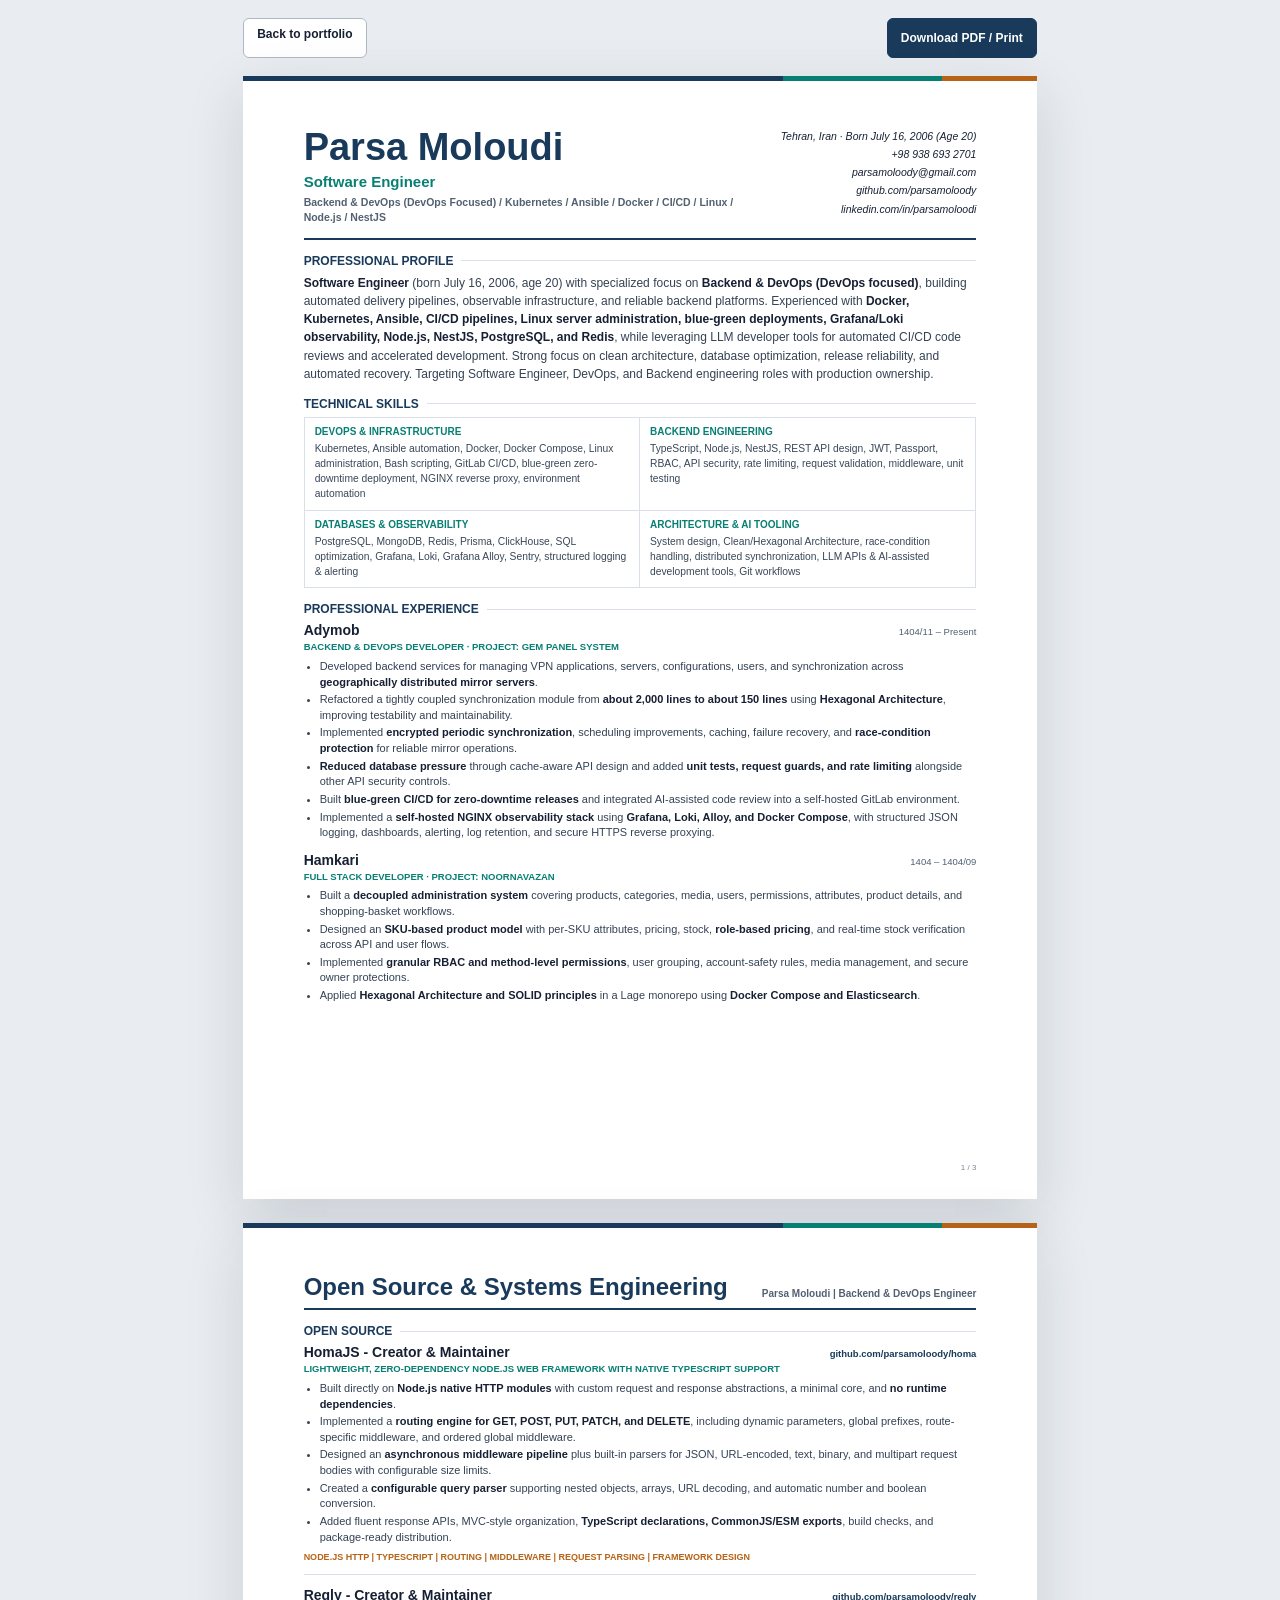
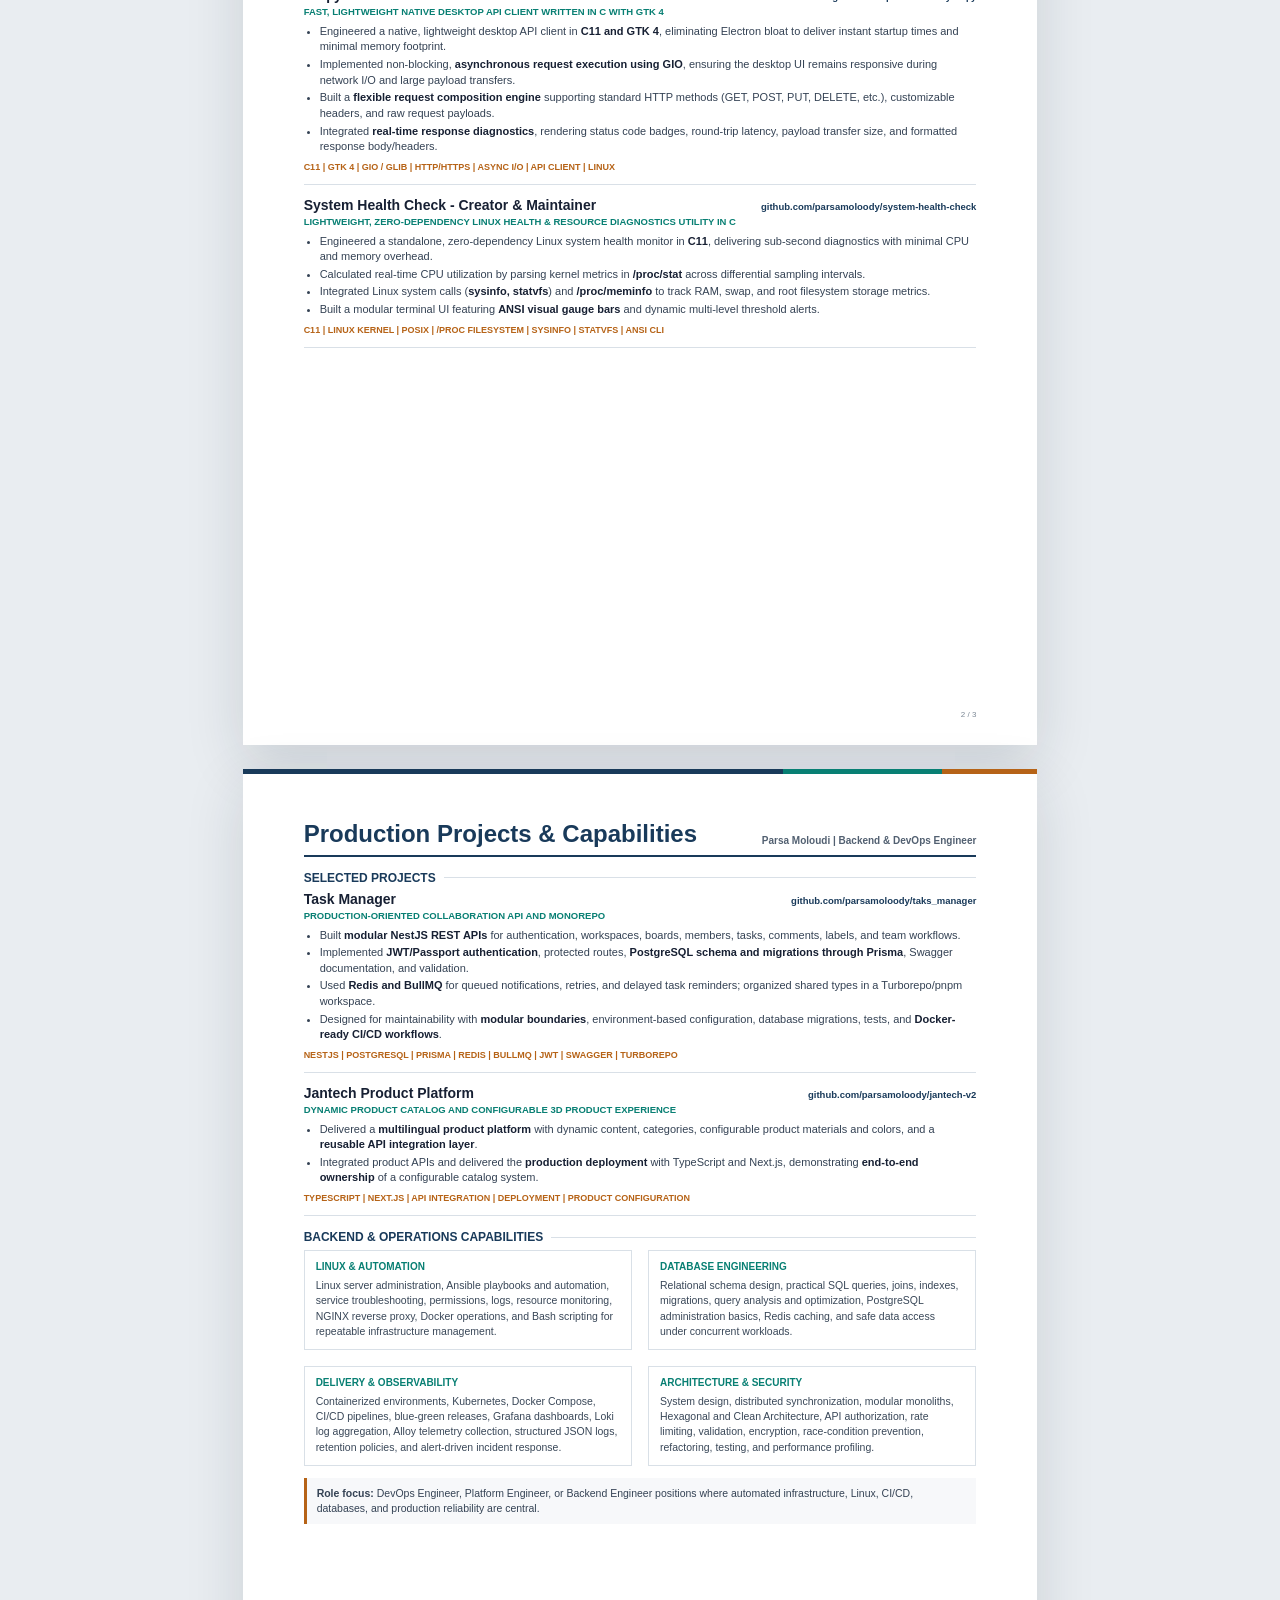
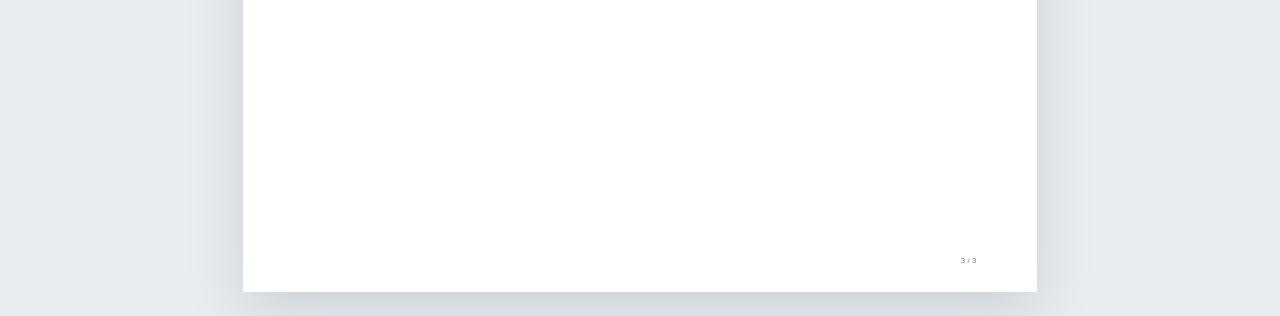
<file: resume.html>
<!DOCTYPE html>
<html lang="en">
<head>
  <meta charset="UTF-8">
  <meta name="description" content="Resume of Parsa Moloudi (born July 16, 2006, age 20), Software Engineer specializing in Backend and DevOps (DevOps focused), CI/CD, Docker, Kubernetes, Linux, LLMs, Node.js, NestJS, and scalable production systems.">
  <title>Parsa Moloudi | Software Engineer · Backend &amp; DevOps</title>
  <style>
    :root {
      --ink: #172033;
      --muted: #526071;
      --line: #d9e0e7;
      --paper: #ffffff;
      --canvas: #e9edf1;
      --navy: #193a5a;
      --teal: #087f73;
      --amber: #b66317;
    }

    * { box-sizing: border-box; }

    html { background: var(--canvas); }

    body {
      margin: 0;
      color: var(--ink);
      background: var(--canvas);
      font-family: Arial, "Helvetica Neue", sans-serif;
      -webkit-font-smoothing: antialiased;
    }

    a { color: inherit; }

    .actions {
      display: flex;
      width: min(210mm, calc(100% - 32px));
      margin: 18px auto;
      align-items: center;
      justify-content: space-between;
      gap: 12px;
    }

    .actions a,
    .actions button {
      min-height: 40px;
      padding: 9px 13px;
      border: 1px solid #aeb8c3;
      border-radius: 6px;
      background: #fff;
      color: var(--ink);
      font: 700 12px/1 Arial, sans-serif;
      text-decoration: none;
      cursor: pointer;
    }

    .actions button {
      border-color: var(--navy);
      background: var(--navy);
      color: #fff;
    }

    .sheet {
      position: relative;
      width: min(210mm, calc(100% - 32px));
      min-height: 297mm;
      margin: 0 auto 24px;
      padding: 14mm 16mm 13mm;
      overflow: hidden;
      background: var(--paper);
      box-shadow: 0 18px 55px rgba(23, 32, 51, 0.14);
    }

    .sheet::before {
      position: absolute;
      top: 0;
      right: 0;
      left: 0;
      height: 5px;
      content: "";
      background: linear-gradient(90deg, var(--navy) 0 68%, var(--teal) 68% 88%, var(--amber) 88%);
    }

    .masthead {
      display: grid;
      grid-template-columns: minmax(0, 1fr) auto;
      gap: 24px;
      align-items: start;
      padding-bottom: 12px;
      border-bottom: 2px solid var(--navy);
    }

    .name {
      margin: 0;
      color: var(--navy);
      font-size: 38px;
      line-height: 0.98;
      letter-spacing: 0;
    }

    .role {
      margin: 7px 0 0;
      color: var(--teal);
      font-size: 15px;
      font-weight: 800;
      letter-spacing: 0;
    }

    .role-focus {
      margin: 5px 0 0;
      color: var(--muted);
      font-size: 10.5px;
      font-weight: 700;
      line-height: 1.45;
    }

    .contact {
      display: grid;
      gap: 4px;
      margin: 0;
      text-align: right;
      font-size: 10.5px;
      line-height: 1.35;
    }

    .contact a { text-decoration: none; }
    .contact a:hover { text-decoration: underline; }

    .section {
      margin-top: 15px;
      break-inside: avoid;
    }

    .section-title {
      display: flex;
      gap: 8px;
      align-items: center;
      margin: 0 0 7px;
      color: var(--navy);
      font-size: 12px;
      line-height: 1;
      letter-spacing: 0;
      text-transform: uppercase;
    }

    .section-title::after {
      height: 1px;
      flex: 1;
      content: "";
      background: var(--line);
    }

    .summary {
      margin: 0;
      color: #344254;
      font-size: 12px;
      line-height: 1.52;
    }

    .summary strong { color: var(--ink); }

    .skill-grid {
      display: grid;
      grid-template-columns: 1fr 1fr;
      border: 1px solid var(--line);
    }

    .skill-group {
      padding: 8px 10px;
      border-right: 1px solid var(--line);
      border-bottom: 1px solid var(--line);
    }

    .skill-group:nth-child(2n) { border-right: 0; }
    .skill-group:nth-last-child(-n + 2) { border-bottom: 0; }

    .skill-group h3 {
      margin: 0 0 4px;
      color: var(--teal);
      font-size: 10px;
      line-height: 1.2;
      text-transform: uppercase;
    }

    .skill-group p {
      margin: 0;
      color: #394758;
      font-size: 10.3px;
      line-height: 1.45;
    }

    .entry {
      margin-top: 11px;
      break-inside: avoid;
    }

    .entry:first-of-type { margin-top: 0; }

    .entry-head {
      display: grid;
      grid-template-columns: minmax(0, 1fr) auto;
      gap: 14px;
      align-items: baseline;
    }

    .entry h3,
    .project h3 {
      margin: 0;
      color: var(--ink);
      font-size: 14px;
      line-height: 1.2;
    }

    .entry-meta,
    .project-meta {
      margin: 2px 0 0;
      color: var(--teal);
      font-size: 9.5px;
      font-weight: 800;
      line-height: 1.35;
      text-transform: uppercase;
    }

    .context {
      color: var(--muted);
      font-size: 9.5px;
      white-space: nowrap;
    }

    .entry ul,
    .project ul,
    .capability-list {
      margin: 5px 0 0;
      padding-left: 16px;
      color: #344254;
      font-size: 11px;
      line-height: 1.42;
    }

    .entry li,
    .project li,
    .capability-list li { margin: 2px 0; }

    .entry strong,
    .project strong { color: var(--ink); }

    .page-header {
      display: flex;
      align-items: flex-end;
      justify-content: space-between;
      gap: 20px;
      padding-bottom: 9px;
      border-bottom: 2px solid var(--navy);
    }

    .page-header h1 {
      margin: 0;
      color: var(--navy);
      font-size: 24px;
      line-height: 1;
      letter-spacing: 0;
    }

    .page-header p {
      margin: 0;
      color: var(--muted);
      font-size: 10px;
      font-weight: 700;
    }

    .project {
      margin-top: 12px;
      padding-bottom: 11px;
      border-bottom: 1px solid var(--line);
      break-inside: avoid;
    }

    .project:first-of-type { margin-top: 0; }

    .project-title {
      display: flex;
      align-items: baseline;
      justify-content: space-between;
      gap: 16px;
    }

    .project-link {
      flex: 0 0 auto;
      color: var(--navy);
      font-size: 9.5px;
      font-weight: 700;
      text-decoration: none;
    }

    .project-link:hover { text-decoration: underline; }

    .tech-line {
      margin: 6px 0 0;
      color: var(--amber);
      font-size: 9px;
      font-weight: 800;
      line-height: 1.35;
    }

    .two-column {
      display: grid;
      grid-template-columns: 1fr 1fr;
      gap: 16px;
    }

    .support-block {
      padding: 10px 11px;
      border: 1px solid var(--line);
      break-inside: avoid;
    }

    .support-block h3 {
      margin: 0 0 5px;
      color: var(--teal);
      font-size: 10px;
      line-height: 1.2;
      text-transform: uppercase;
    }

    .support-block p {
      margin: 0;
      color: #394758;
      font-size: 10.5px;
      line-height: 1.45;
    }

    .target-line {
      margin: 12px 0 0;
      padding: 8px 10px;
      border-left: 3px solid var(--amber);
      background: #f7f8fa;
      color: #344254;
      font-size: 10.5px;
      line-height: 1.45;
    }

    .page-number {
      position: absolute;
      right: 16mm;
      bottom: 7mm;
      color: #7b8794;
      font-size: 8px;
    }

    @media (max-width: 700px) {
      .sheet {
        width: 100%;
        min-height: auto;
        margin-bottom: 14px;
        padding: 30px 22px 42px;
      }

      .masthead { grid-template-columns: 1fr; gap: 12px; }
      .contact { text-align: left; }
      .skill-grid, .two-column { grid-template-columns: 1fr; }
      .skill-group { border-right: 0; }
      .skill-group:nth-last-child(2) { border-bottom: 1px solid var(--line); }
      .page-header { align-items: flex-start; flex-direction: column; gap: 5px; }
      .entry-head { grid-template-columns: 1fr; gap: 2px; }
      .context { white-space: normal; }
      .name { font-size: 34px; }
    }

    @media print {
      @page { size: A4; margin: 0; }

      html,
      body {
        background: #fff;
        print-color-adjust: exact;
        -webkit-print-color-adjust: exact;
      }

      .actions { display: none; }

      .sheet {
        width: 210mm;
        height: 297mm;
        min-height: 297mm;
        margin: 0;
        box-shadow: none;
        break-after: page;
        page-break-after: always;
      }

      .sheet:last-child {
        break-after: auto;
        page-break-after: auto;
      }
    }
  </style>
</head>
<body>
  <nav class="actions" aria-label="Resume actions">
    <a href="index.html">Back to portfolio</a>
    <button type="button" onclick="window.print()">Download PDF / Print</button>
  </nav>

  <main class="resume">
    <article class="sheet" aria-label="Resume page 1">
      <header class="masthead">
        <div>
          <h1 class="name">Parsa Moloudi</h1>
          <p class="role">Software Engineer</p>
          <p class="role-focus">Backend &amp; DevOps (DevOps Focused) / Kubernetes / Ansible / Docker / CI/CD / Linux / Node.js / NestJS</p>
        </div>
        <address class="contact">
          <span>Tehran, Iran · Born July 16, 2006 (Age 20)</span>
          <a href="tel:+989386932701">+98 938 693 2701</a>
          <a href="mailto:parsamoloody@gmail.com">parsamoloody@gmail.com</a>
          <a href="https://github.com/parsamoloody">github.com/parsamoloody</a>
          <a href="https://www.linkedin.com/in/parsamoloodi/">linkedin.com/in/parsamoloodi</a>
        </address>
      </header>

      <section class="section">
        <h2 class="section-title">Professional Profile</h2>
        <p class="summary"><strong>Software Engineer</strong> (born July 16, 2006, age 20) with specialized focus on <strong>Backend &amp; DevOps (DevOps focused)</strong>, building automated delivery pipelines, observable infrastructure, and reliable backend platforms. Experienced with <strong>Docker, Kubernetes, Ansible, CI/CD pipelines, Linux server administration, blue-green deployments, Grafana/Loki observability, Node.js, NestJS, PostgreSQL, and Redis</strong>, while leveraging LLM developer tools for automated CI/CD code reviews and accelerated development. Strong focus on clean architecture, database optimization, release reliability, and automated recovery. Targeting Software Engineer, DevOps, and Backend engineering roles with production ownership.</p>
      </section>

      <section class="section">
        <h2 class="section-title">Technical Skills</h2>
        <div class="skill-grid">
          <div class="skill-group">
            <h3>DevOps &amp; Infrastructure</h3>
            <p>Kubernetes, Ansible automation, Docker, Docker Compose, Linux administration, Bash scripting, GitLab CI/CD, blue-green zero-downtime deployment, NGINX reverse proxy, environment automation</p>
          </div>
          <div class="skill-group">
            <h3>Backend Engineering</h3>
            <p>TypeScript, Node.js, NestJS, REST API design, JWT, Passport, RBAC, API security, rate limiting, request validation, middleware, unit testing</p>
          </div>
          <div class="skill-group">
            <h3>Databases &amp; Observability</h3>
            <p>PostgreSQL, MongoDB, Redis, Prisma, ClickHouse, SQL optimization, Grafana, Loki, Grafana Alloy, Sentry, structured logging &amp; alerting</p>
          </div>
          <div class="skill-group">
            <h3>Architecture &amp; AI Tooling</h3>
            <p>System design, Clean/Hexagonal Architecture, race-condition handling, distributed synchronization, LLM APIs &amp; AI-assisted development tools, Git workflows</p>
          </div>
        </div>
      </section>

      <section class="section">
        <h2 class="section-title">Professional Experience</h2>

        <article class="entry">
          <div class="entry-head">
            <div>
              <h3>Adymob</h3>
              <p class="entry-meta">Backend &amp; DevOps Developer · Project: Gem Panel System</p>
            </div>
            <span class="context">1404/11 – Present</span>
          </div>
          <ul>
            <li>Developed backend services for managing VPN applications, servers, configurations, users, and synchronization across <strong>geographically distributed mirror servers</strong>.</li>
            <li>Refactored a tightly coupled synchronization module from <strong>about 2,000 lines to about 150 lines</strong> using <strong>Hexagonal Architecture</strong>, improving testability and maintainability.</li>
            <li>Implemented <strong>encrypted periodic synchronization</strong>, scheduling improvements, caching, failure recovery, and <strong>race-condition protection</strong> for reliable mirror operations.</li>
            <li><strong>Reduced database pressure</strong> through cache-aware API design and added <strong>unit tests, request guards, and rate limiting</strong> alongside other API security controls.</li>
            <li>Built <strong>blue-green CI/CD for zero-downtime releases</strong> and integrated AI-assisted code review into a self-hosted GitLab environment.</li>
            <li>Implemented a <strong>self-hosted NGINX observability stack</strong> using <strong>Grafana, Loki, Alloy, and Docker Compose</strong>, with structured JSON logging, dashboards, alerting, log retention, and secure HTTPS reverse proxying.</li>
          </ul>
        </article>

        <article class="entry">
          <div class="entry-head">
            <div>
              <h3>Hamkari</h3>
              <p class="entry-meta">Full Stack Developer · Project: Noornavazan</p>
            </div>
            <span class="context">1404 – 1404/09</span>
          </div>
          <ul>
            <li>Built a <strong>decoupled administration system</strong> covering products, categories, media, users, permissions, attributes, product details, and shopping-basket workflows.</li>
            <li>Designed an <strong>SKU-based product model</strong> with per-SKU attributes, pricing, stock, <strong>role-based pricing</strong>, and real-time stock verification across API and user flows.</li>
            <li>Implemented <strong>granular RBAC and method-level permissions</strong>, user grouping, account-safety rules, media management, and secure owner protections.</li>
            <li>Applied <strong>Hexagonal Architecture and SOLID principles</strong> in a Lage monorepo using <strong>Docker Compose and Elasticsearch</strong>.</li>
          </ul>
        </article>
      </section>

      <span class="page-number">1 / 3</span>
    </article>

    <article class="sheet" aria-label="Resume page 2">
      <header class="page-header">
        <h1>Open Source &amp; Systems Engineering</h1>
        <p>Parsa Moloudi | Backend &amp; DevOps Engineer</p>
      </header>

      <section class="section">
        <h2 class="section-title">Open Source</h2>
        <article class="project">
          <div class="project-title">
            <div>
              <h3>HomaJS - Creator &amp; Maintainer</h3>
              <p class="project-meta">Lightweight, zero-dependency Node.js web framework with native TypeScript support</p>
            </div>
            <a class="project-link" href="https://github.com/parsamoloody/homa">github.com/parsamoloody/homa</a>
          </div>
          <ul>
            <li>Built directly on <strong>Node.js native HTTP modules</strong> with custom request and response abstractions, a minimal core, and <strong>no runtime dependencies</strong>.</li>
            <li>Implemented a <strong>routing engine for GET, POST, PUT, PATCH, and DELETE</strong>, including dynamic parameters, global prefixes, route-specific middleware, and ordered global middleware.</li>
            <li>Designed an <strong>asynchronous middleware pipeline</strong> plus built-in parsers for JSON, URL-encoded, text, binary, and multipart request bodies with configurable size limits.</li>
            <li>Created a <strong>configurable query parser</strong> supporting nested objects, arrays, URL decoding, and automatic number and boolean conversion.</li>
            <li>Added fluent response APIs, MVC-style organization, <strong>TypeScript declarations, CommonJS/ESM exports</strong>, build checks, and package-ready distribution.</li>
          </ul>
          <p class="tech-line">NODE.JS HTTP | TYPESCRIPT | ROUTING | MIDDLEWARE | REQUEST PARSING | FRAMEWORK DESIGN</p>
        </article>

        <article class="project">
          <div class="project-title">
            <div>
              <h3>Reqly - Creator &amp; Maintainer</h3>
              <p class="project-meta">Fast, lightweight native desktop API client written in C with GTK 4</p>
            </div>
            <a class="project-link" href="https://github.com/parsamoloody/reqly">github.com/parsamoloody/reqly</a>
          </div>
          <ul>
            <li>Engineered a native, lightweight desktop API client in <strong>C11 and GTK 4</strong>, eliminating Electron bloat to deliver instant startup times and minimal memory footprint.</li>
            <li>Implemented non-blocking, <strong>asynchronous request execution using GIO</strong>, ensuring the desktop UI remains responsive during network I/O and large payload transfers.</li>
            <li>Built a <strong>flexible request composition engine</strong> supporting standard HTTP methods (GET, POST, PUT, DELETE, etc.), customizable headers, and raw request payloads.</li>
            <li>Integrated <strong>real-time response diagnostics</strong>, rendering status code badges, round-trip latency, payload transfer size, and formatted response body/headers.</li>
          </ul>
          <p class="tech-line">C11 | GTK 4 | GIO / GLIB | HTTP/HTTPS | ASYNC I/O | API CLIENT | LINUX</p>
        </article>

        <article class="project">
          <div class="project-title">
            <div>
              <h3>System Health Check - Creator &amp; Maintainer</h3>
              <p class="project-meta">Lightweight, zero-dependency Linux health &amp; resource diagnostics utility in C</p>
            </div>
            <a class="project-link" href="https://github.com/parsamoloody/system-health-check">github.com/parsamoloody/system-health-check</a>
          </div>
          <ul>
            <li>Engineered a standalone, zero-dependency Linux system health monitor in <strong>C11</strong>, delivering sub-second diagnostics with minimal CPU and memory overhead.</li>
            <li>Calculated real-time CPU utilization by parsing kernel metrics in <strong>/proc/stat</strong> across differential sampling intervals.</li>
            <li>Integrated Linux system calls (<strong>sysinfo, statvfs</strong>) and <strong>/proc/meminfo</strong> to track RAM, swap, and root filesystem storage metrics.</li>
            <li>Built a modular terminal UI featuring <strong>ANSI visual gauge bars</strong> and dynamic multi-level threshold alerts.</li>
          </ul>
          <p class="tech-line">C11 | LINUX KERNEL | POSIX | /PROC FILESYSTEM | SYSINFO | STATVFS | ANSI CLI</p>
        </article>
      </section>

      <span class="page-number">2 / 3</span>
    </article>

    <article class="sheet" aria-label="Resume page 3">
      <header class="page-header">
        <h1>Production Projects &amp; Capabilities</h1>
        <p>Parsa Moloudi | Backend &amp; DevOps Engineer</p>
      </header>

      <section class="section">
        <h2 class="section-title">Selected Projects</h2>

        <article class="project">
          <div class="project-title">
            <div>
              <h3>Task Manager</h3>
              <p class="project-meta">Production-oriented collaboration API and monorepo</p>
            </div>
            <a class="project-link" href="https://github.com/parsamoloody/taks_manager">github.com/parsamoloody/taks_manager</a>
          </div>
          <ul>
            <li>Built <strong>modular NestJS REST APIs</strong> for authentication, workspaces, boards, members, tasks, comments, labels, and team workflows.</li>
            <li>Implemented <strong>JWT/Passport authentication</strong>, protected routes, <strong>PostgreSQL schema and migrations through Prisma</strong>, Swagger documentation, and validation.</li>
            <li>Used <strong>Redis and BullMQ</strong> for queued notifications, retries, and delayed task reminders; organized shared types in a Turborepo/pnpm workspace.</li>
            <li>Designed for maintainability with <strong>modular boundaries</strong>, environment-based configuration, database migrations, tests, and <strong>Docker-ready CI/CD workflows</strong>.</li>
          </ul>
          <p class="tech-line">NESTJS | POSTGRESQL | PRISMA | REDIS | BULLMQ | JWT | SWAGGER | TURBOREPO</p>
        </article>

        <article class="project">
          <div class="project-title">
            <div>
              <h3>Jantech Product Platform</h3>
              <p class="project-meta">Dynamic product catalog and configurable 3D product experience</p>
            </div>
            <a class="project-link" href="https://github.com/parsamoloody/jantech-v2">github.com/parsamoloody/jantech-v2</a>
          </div>
          <ul>
            <li>Delivered a <strong>multilingual product platform</strong> with dynamic content, categories, configurable product materials and colors, and a <strong>reusable API integration layer</strong>.</li>
            <li>Integrated product APIs and delivered the <strong>production deployment</strong> with TypeScript and Next.js, demonstrating <strong>end-to-end ownership</strong> of a configurable catalog system.</li>
          </ul>
          <p class="tech-line">TYPESCRIPT | NEXT.JS | API INTEGRATION | DEPLOYMENT | PRODUCT CONFIGURATION</p>
        </article>
      </section>

      <section class="section">
        <h2 class="section-title">Backend &amp; Operations Capabilities</h2>
        <div class="two-column">
          <div class="support-block">
            <h3>Linux &amp; Automation</h3>
            <p>Linux server administration, Ansible playbooks and automation, service troubleshooting, permissions, logs, resource monitoring, NGINX reverse proxy, Docker operations, and Bash scripting for repeatable infrastructure management.</p>
          </div>
          <div class="support-block">
            <h3>Database Engineering</h3>
            <p>Relational schema design, practical SQL queries, joins, indexes, migrations, query analysis and optimization, PostgreSQL administration basics, Redis caching, and safe data access under concurrent workloads.</p>
          </div>
          <div class="support-block">
            <h3>Delivery &amp; Observability</h3>
            <p>Containerized environments, Kubernetes, Docker Compose, CI/CD pipelines, blue-green releases, Grafana dashboards, Loki log aggregation, Alloy telemetry collection, structured JSON logs, retention policies, and alert-driven incident response.</p>
          </div>
          <div class="support-block">
            <h3>Architecture &amp; Security</h3>
            <p>System design, distributed synchronization, modular monoliths, Hexagonal and Clean Architecture, API authorization, rate limiting, validation, encryption, race-condition prevention, refactoring, testing, and performance profiling.</p>
          </div>
        </div>
      </section>

      <p class="target-line"><strong>Role focus:</strong> DevOps Engineer, Platform Engineer, or Backend Engineer positions where automated infrastructure, Linux, CI/CD, databases, and production reliability are central.</p>

      <span class="page-number">3 / 3</span>
    </article>
  </main>
</body>
</html>
</file>
<file: styles.css>
:root {
  --bg: #121519;
  --bg-deep: #0b0e12;
  --surface: #171b22;
  --surface-2: #1e2430;
  --text: #f5f7ff;
  --muted: #8c96b4;
  --faint: #59627e;
  --line: rgba(151, 166, 209, 0.16);
  --cyan: #31d7ff;
  --blue: #4d7cff;
  --purple: #9b5cff;
  --pink: #ff4fd8;
  --green: #4dffc4;
  --orange: #ffad5c;
  --display: "Space Grotesk", sans-serif;
  --mono: "JetBrains Mono", monospace;
  --shell: min(1280px, calc(100% - 96px));
  --radius: 22px;
}

* {
  box-sizing: border-box;
}

html {
  scroll-behavior: smooth;
  scroll-padding-top: 96px;
  background: var(--bg);
}

body {
  margin: 0;
  background: var(--bg);
  color: var(--text);
  font-family: var(--display);
  overflow-x: hidden;
  -webkit-font-smoothing: antialiased;
}

body.menu-open {
  overflow: hidden;
}

a {
  color: inherit;
  text-decoration: none;
}

button {
  color: inherit;
  font: inherit;
}

::selection {
  color: #fff;
  background: rgba(155, 92, 255, 0.6);
}

.sr-only {
  position: absolute;
  width: 1px;
  height: 1px;
  padding: 0;
  margin: -1px;
  overflow: hidden;
  clip: rect(0, 0, 0, 0);
  white-space: nowrap;
  border: 0;
}

.skip-link {
  position: fixed;
  left: 16px;
  top: -70px;
  z-index: 200;
  padding: 12px 16px;
  color: var(--bg);
  background: var(--green);
  border-radius: 8px;
  font: 600 12px var(--mono);
  transition: top 0.2s;
}

.skip-link:focus {
  top: 16px;
}

.noise {
  position: fixed;
  inset: 0;
  z-index: 100;
  opacity: 0.03;
  pointer-events: none;
  background-image: url("data:image/svg+xml,%3Csvg viewBox='0 0 180 180' xmlns='http://www.w3.org/2000/svg'%3E%3Cfilter id='n'%3E%3CfeTurbulence type='fractalNoise' baseFrequency='.82' numOctaves='3' stitchTiles='stitch'/%3E%3C/filter%3E%3Crect width='100%25' height='100%25' filter='url(%23n)' opacity='.8'/%3E%3C/svg%3E");
}

.cursor-glow {
  position: fixed;
  z-index: 0;
  width: 520px;
  height: 520px;
  left: 0;
  top: 0;
  border-radius: 50%;
  opacity: 0.11;
  pointer-events: none;
  transform: translate3d(-50%, -50%, 0);
  background: radial-gradient(circle, var(--blue), rgba(77, 124, 255, 0) 68%);
  will-change: transform;
}

.scroll-progress {
  position: fixed;
  z-index: 110;
  top: 0;
  left: 0;
  width: 100%;
  height: 2px;
  pointer-events: none;
}

.scroll-progress span {
  display: block;
  width: 0;
  height: 100%;
  background: linear-gradient(90deg, var(--cyan), var(--purple), var(--pink));
  box-shadow: 0 0 14px rgba(49, 215, 255, 0.8);
}

.section-shell {
  width: var(--shell);
  margin-inline: auto;
}

.section-block {
  padding-top: clamp(110px, 12vw, 180px);
  padding-bottom: clamp(110px, 12vw, 180px);
}

.about,
.capabilities,
.work,
.principles,
.contact {
  content-visibility: auto;
  contain-intrinsic-size: auto 600px;
}

.site-header {
  position: fixed;
  z-index: 90;
  top: 0;
  left: 0;
  width: 100%;
  height: 80px;
  display: grid;
  grid-template-columns: 1fr auto 1fr;
  align-items: center;
  padding: 0 max(48px, calc((100vw - 1280px) / 2));
  border-bottom: 1px solid rgba(255, 255, 255, 0.08);
  background: rgba(18, 21, 25, 0.76);
  backdrop-filter: blur(18px) saturate(1.2);
  -webkit-backdrop-filter: blur(18px) saturate(1.2);
  transition: height 0.3s cubic-bezier(0.2, 0.8, 0.2, 1), background 0.3s cubic-bezier(0.2, 0.8, 0.2, 1), border-color 0.3s cubic-bezier(0.2, 0.8, 0.2, 1);
}

.site-header.scrolled {
  height: 64px;
  background: rgba(18, 21, 25, 0.88);
  border-bottom-color: var(--line);
  box-shadow: 0 10px 30px rgba(0, 0, 0, 0.25);
}

.brand {
  justify-self: start;
  display: inline-flex;
  align-items: center;
  gap: 12px;
}

.brand-mark {
  position: relative;
  display: grid;
  width: 38px;
  height: 38px;
  place-items: center;
  border: 1px solid rgba(255, 255, 255, 0.2);
  border-radius: 11px;
  background: linear-gradient(145deg, rgba(77, 124, 255, 0.18), rgba(155, 92, 255, 0.12));
  font-size: 12px;
  font-weight: 700;
  letter-spacing: -0.04em;
  overflow: hidden;
}

.brand-mark::after {
  content: "";
  position: absolute;
  inset: -40%;
  background: conic-gradient(transparent, rgba(49, 215, 255, 0.8), transparent 20%);
  animation: spin 5s linear infinite;
}

.brand-mark::before {
  content: "PM";
  position: absolute;
  z-index: 1;
  inset: 1px;
  display: grid;
  place-items: center;
  border-radius: 10px;
  background: #080d1e;
}

.brand-copy {
  display: flex;
  flex-direction: column;
  font-size: 13px;
  font-weight: 600;
  line-height: 1.15;
}

.brand-copy small {
  margin-top: 4px;
  color: var(--muted);
  font: 400 8px var(--mono);
  letter-spacing: 0.13em;
  text-transform: uppercase;
}

.desktop-nav {
  display: flex;
  align-items: center;
  gap: 34px;
}

.desktop-nav a,
.nav-cta {
  position: relative;
  color: var(--muted);
  font: 500 11px var(--mono);
  letter-spacing: 0.02em;
  transition: color 0.25s;
}

.desktop-nav a::before {
  content: "";
  position: absolute;
  left: 50%;
  bottom: -12px;
  width: 4px;
  height: 4px;
  border-radius: 50%;
  opacity: 0;
  transform: translateX(-50%) scale(0);
  background: var(--cyan);
  box-shadow: 0 0 8px var(--cyan);
  transition: opacity 0.25s, transform 0.25s;
}

.desktop-nav a:hover,
.desktop-nav a.active,
.nav-cta:hover {
  color: var(--text);
}

.desktop-nav a.active::before {
  opacity: 1;
  transform: translateX(-50%) scale(1);
}

.header-actions {
  justify-self: end;
  display: flex;
  align-items: center;
  gap: 14px;
}

.lang-switch {
  display: inline-flex;
  align-items: center;
  padding: 4px;
  gap: 2px;
  background: rgba(255, 255, 255, 0.04);
  border: 1px solid var(--line);
  border-radius: 99px;
  backdrop-filter: blur(12px);
  -webkit-backdrop-filter: blur(12px);
  font-family: var(--mono);
  font-size: 11px;
  font-weight: 600;
  letter-spacing: 0.04em;
}

.lang-btn {
  display: inline-flex;
  align-items: center;
  justify-content: center;
  min-width: 28px;
  height: 24px;
  padding: 0 8px;
  border-radius: 99px;
  color: var(--muted);
  text-decoration: none;
  transition: all 0.25s cubic-bezier(0.2, 0.8, 0.2, 1);
  line-height: 1;
}

.lang-btn:hover {
  color: var(--text);
  background: rgba(255, 255, 255, 0.08);
}

.lang-btn.active {
  color: #0b0e12;
  background: var(--cyan);
  font-weight: 700;
  box-shadow: 0 0 12px rgba(49, 215, 255, 0.45);
}

.lang-divider {
  color: var(--faint);
  font-size: 10px;
  opacity: 0.6;
  user-select: none;
}

.mobile-menu-lang {
  display: flex;
  align-items: center;
  justify-content: space-between;
  padding: 14px 18px;
  margin: 12px 0 6px;
  border-radius: 14px;
  background: rgba(255, 255, 255, 0.03);
  border: 1px solid var(--line);
  font-family: var(--mono);
  font-size: 12px;
  color: var(--muted);
}

.mobile-menu-lang .lang-btn {
  min-width: 50px;
  height: 28px;
  padding: 0 10px;
  font-size: 12px;
}

.nav-cta {
  display: inline-flex;
  align-items: center;
  gap: 9px;
  padding: 10px 15px;
  color: var(--text);
  border: 1px solid var(--line);
  border-radius: 99px;
  background: rgba(255, 255, 255, 0.025);
}

.nav-cta span {
  color: var(--cyan);
}


.header-mobile-actions {
  display: none;
  align-items: center;
  gap: 10px;
  justify-self: end;
}

.nav-cta-mobile {
  display: inline-flex;
  align-items: center;
  gap: 6px;
  padding: 8px 14px;
  border: 1px solid var(--line);
  border-radius: 99px;
  background: rgba(255, 255, 255, 0.06);
  color: var(--text);
  font: 600 11px var(--mono);
  letter-spacing: 0.02em;
  transition: background 0.2s, border-color 0.2s, color 0.2s;
}

.nav-cta-mobile:hover,
.nav-cta-mobile:active {
  background: rgba(49, 215, 255, 0.15);
  border-color: var(--cyan);
  color: #fff;
}

.nav-cta-mobile span {
  color: var(--cyan);
}

.mobile-resume-link {
  display: flex;
  align-items: center;
  justify-content: space-between;
  margin: 18px 0 8px;
  padding: 16px 20px;
  border: 1px solid rgba(49, 215, 255, 0.35);
  border-radius: 14px;
  background: linear-gradient(135deg, rgba(49, 215, 255, 0.14), rgba(155, 92, 255, 0.14));
  color: #fff;
  font-size: 20px;
  font-weight: 600;
  letter-spacing: -0.02em;
  text-decoration: none;
  transition: background 0.25s, border-color 0.25s;
}

.mobile-resume-link:active {
  background: linear-gradient(135deg, rgba(49, 215, 255, 0.24), rgba(155, 92, 255, 0.24));
  border-color: var(--cyan);
}

.mobile-resume-link span {
  display: inline-flex;
  align-items: center;
  gap: 8px;
}

.mobile-resume-link .arrow {
  color: var(--cyan);
  font-size: 22px;
}

.menu-button,
.mobile-menu {
  display: none;
}

.full-screen-hero {
  position: relative;
  min-height: 100svh;
  height: 100svh;
  padding-top: 80px;
  padding-bottom: 0;
  display: flex;
  flex-direction: column;
  justify-content: space-between;
  overflow: hidden;
  background: #121519;
}

.hero-soundwave {
  position: absolute;
  inset: 0;
  z-index: 1;
  pointer-events: none;
  overflow: hidden;
}

.hero-soundwave svg {
  display: block;
  width: 100%;
  height: 100%;
  object-fit: cover;
}

.hero-soundwave .svg-title-p,
.hero-soundwave .svg-title-m {
  font-family: "Poppins", system-ui, sans-serif;
  font-weight: 600;
  fill: #FBF8F3;
  transition: font-size 0.3s;
}

.hero-vignette {
  position: absolute;
  inset: 0;
  z-index: 2;
  pointer-events: none;
  background: radial-gradient(circle at 50% 50%, rgba(18, 21, 25, 0.15) 0%, rgba(18, 21, 25, 0.45) 60%, rgba(18, 21, 25, 0.85) 100%);
}

.hero-shell {
  position: relative;
  z-index: 3;
  display: flex;
  flex-direction: column;
  justify-content: space-between;
  height: calc(100svh - 80px);
  width: var(--shell);
  margin-inline: auto;
}

.hero-top {
  display: flex;
  align-items: center;
  justify-content: space-between;
  color: var(--muted);
  font: 500 9px var(--mono);
  letter-spacing: 0.08em;
  text-transform: uppercase;
  padding-top: 20px;
}

.availability {
  display: flex;
  align-items: center;
  gap: 10px;
}

.availability i,
.private-label i {
  width: 7px;
  height: 7px;
  border-radius: 50%;
  background: var(--green);
  box-shadow: 0 0 0 5px rgba(77, 255, 196, 0.08), 0 0 12px var(--green);
  animation: pulse 2s ease-in-out infinite;
}

.hero-location {
  display: flex;
  gap: 14px;
}

.hero-location b {
  color: var(--text);
  font-weight: 500;
}

.hero-main {
  display: flex;
  flex-direction: column;
  justify-content: space-between;
  align-items: center;
  text-align: center;
  flex: 1;
  padding: 14px 0 10px;
}

.hero-tagline-top {
  margin-top: 8px;
}

.hero-center-spacer {
  flex: 1;
  min-height: clamp(100px, 20vh, 220px);
}

.hero-tagline-bottom {
  max-width: 720px;
  display: flex;
  flex-direction: column;
  align-items: center;
  margin-bottom: 10px;
}

.eyebrow,
.section-number {
  color: var(--cyan);
  font: 500 10px var(--mono);
  letter-spacing: 0.13em;
  text-transform: uppercase;
}

.eyebrow::before {
  content: "//";
  margin-right: 8px;
  color: var(--faint);
}

.hero-intro {
  max-width: 620px;
  margin: 16px 0 0;
  color: #dbe2f4;
  font-size: clamp(15px, 1.4vw, 19px);
  line-height: 1.65;
  text-shadow: 0 2px 14px rgba(0, 0, 0, 0.65);
}

.hero-intro strong {
  color: #ffffff;
  font-weight: 600;
}

.hero-actions,
.contact-actions {
  display: flex;
  align-items: center;
  gap: 13px;
  margin-top: 28px;
  flex-wrap: wrap;
}

.button {
  position: relative;
  display: inline-flex;
  min-height: 52px;
  align-items: center;
  justify-content: space-between;
  gap: 28px;
  padding: 0 20px;
  border: 1px solid var(--line);
  border-radius: 11px;
  overflow: hidden;
  font: 600 11px var(--mono);
  backdrop-filter: blur(8px);
  -webkit-backdrop-filter: blur(8px);
}

.button::before {
  content: "";
  position: absolute;
  inset: 0;
  transform: translateX(-102%);
  background: linear-gradient(90deg, transparent, rgba(255, 255, 255, 0.18), transparent);
  transition: transform 0.55s;
}

.button:hover::before {
  transform: translateX(102%);
}

.button b {
  font-size: 15px;
  font-weight: 400;
  transition: transform 0.25s;
}

.button:hover b {
  transform: translate(2px, -2px);
}

.button-primary {
  color: #060915;
  border-color: transparent;
  background: linear-gradient(105deg, var(--cyan), #79a2ff 48%, #bd78ff);
  box-shadow: 0 8px 35px rgba(77, 124, 255, 0.22);
}

.button-ghost {
  color: var(--text);
  background: rgba(18, 21, 25, 0.6);
  border-color: rgba(255, 255, 255, 0.15);
}

.button-ghost:hover {
  background: rgba(255, 255, 255, 0.08);
  border-color: var(--cyan);
}

.hero-stats {
  position: relative;
  z-index: 4;
  display: grid;
  width: 100%;
  grid-template-columns: repeat(3, 1fr) 1.2fr;
  border-top: 1px solid var(--line);
  background: rgba(18, 21, 25, 0.72);
  backdrop-filter: blur(14px);
  -webkit-backdrop-filter: blur(14px);
}

.hero-stats > div,
.hero-stats > a {
  min-height: 84px;
  display: flex;
  align-items: center;
  padding: 0 25px;
  border-right: 1px solid var(--line);
}

.hero-stats > div:first-child {
  padding-left: 0;
}

.hero-stats strong {
  min-width: 54px;
  font: 600 25px var(--mono);
}

.hero-stats div span,
.hero-stats a span {
  max-width: 80px;
  color: var(--muted);
  font: 400 9px/1.45 var(--mono);
  text-transform: uppercase;
}

.hero-stats a {
  justify-content: flex-end;
  gap: 18px;
  border-right: 0;
}

.hero-stats a i {
  display: grid;
  width: 38px;
  height: 38px;
  place-items: center;
  border: 1px solid var(--line);
  border-radius: 50%;
  color: var(--cyan);
  font-style: normal;
  animation: bounce 2s ease-in-out infinite;
}

.tech-marquee {
  position: relative;
  z-index: 3;
  width: 100%;
  overflow: hidden;
  border-top: 1px solid var(--line);
  border-bottom: 1px solid var(--line);
  background: #070b19;
  transform: rotate(-1deg) scale(1.02);
}

.marquee-track {
  display: flex;
  width: max-content;
  align-items: center;
  gap: 30px;
  padding: 17px 0;
  animation: marquee 28s linear infinite;
}

.marquee-track span {
  color: #abb4cf;
  font: 500 11px var(--mono);
  letter-spacing: 0.06em;
  text-transform: uppercase;
}

.marquee-track i {
  color: var(--purple);
  font-style: normal;
  text-shadow: 0 0 12px var(--purple);
}

.section-heading {
  max-width: 970px;
  margin-bottom: clamp(55px, 7vw, 90px);
}

.section-heading h2 {
  margin: 20px 0 0;
  font-size: clamp(45px, 5.6vw, 78px);
  line-height: 1.02;
  letter-spacing: -0.06em;
}

.gradient-text {
  color: transparent;
  background: linear-gradient(90deg, var(--cyan), #7e9bff 42%, var(--purple) 72%, var(--pink));
  -webkit-background-clip: text;
  background-clip: text;
}

.split-heading {
  display: grid;
  max-width: none;
  grid-template-columns: 1fr 300px;
  align-items: end;
  gap: 50px;
}

.split-heading p {
  margin: 0 0 8px;
  color: var(--muted);
  font-size: 14px;
  line-height: 1.7;
}

.about {
  position: relative;
}

.about::before {
  content: "";
  position: absolute;
  left: 0;
  top: 24%;
  width: 1px;
  height: 240px;
  background: linear-gradient(transparent, var(--blue), transparent);
}

.about-layout {
  display: grid;
  grid-template-columns: 1.1fr 0.8fr;
  gap: clamp(50px, 10vw, 140px);
  align-items: start;
}

.about-story {
  padding-left: 9%;
}

.about-story p {
  margin: 0 0 24px;
  color: var(--muted);
  font-size: 15px;
  line-height: 1.85;
}

.about-story .lead {
  margin-bottom: 30px;
  color: #d8dded;
  font-size: clamp(21px, 2.3vw, 31px);
  line-height: 1.5;
  letter-spacing: -0.035em;
}

.about-story a {
  color: var(--cyan);
  border-bottom: 1px solid rgba(49, 215, 255, 0.35);
}

.profile-panel {
  position: relative;
  padding: 5px 30px 0;
  border: 1px solid var(--line);
  border-radius: var(--radius);
  background: linear-gradient(145deg, rgba(13, 20, 41, 0.92), rgba(7, 11, 25, 0.9));
  box-shadow: 0 35px 80px rgba(0, 0, 0, 0.2);
  overflow: hidden;
}

.profile-panel::before {
  content: "";
  position: absolute;
  width: 170px;
  height: 170px;
  right: -75px;
  top: -85px;
  border-radius: 50%;
  background: var(--purple);
  opacity: 0.14;
  filter: blur(35px);
}

.profile-panel-head {
  display: flex;
  height: 62px;
  align-items: center;
  justify-content: space-between;
  border-bottom: 1px solid var(--line);
  font: 500 9px var(--mono);
  letter-spacing: 0.1em;
}

.profile-panel-head i {
  display: flex;
  align-items: center;
  gap: 7px;
  color: var(--green);
  font-style: normal;
}

.profile-panel-head i::before {
  content: "";
  width: 5px;
  height: 5px;
  border-radius: 50%;
  background: var(--green);
  box-shadow: 0 0 8px var(--green);
}

.profile-panel dl {
  margin: 0;
}

.profile-panel dl div {
  display: grid;
  grid-template-columns: 90px 1fr;
  padding: 17px 0;
  border-bottom: 1px solid var(--line);
}

.profile-panel dt {
  color: var(--faint);
  font: 400 9px var(--mono);
  text-transform: uppercase;
}

.profile-panel dd {
  margin: 0;
  font-size: 13px;
  text-align: right;
}

.profile-panel > a {
  display: flex;
  align-items: center;
  justify-content: space-between;
  margin: 0 -30px;
  padding: 20px 30px;
  color: var(--muted);
  background: rgba(255, 255, 255, 0.025);
  font: 400 9px var(--mono);
  transition: color 0.25s, background 0.25s;
}

.profile-panel > a:hover {
  color: var(--cyan);
  background: rgba(49, 215, 255, 0.045);
}

.profile-panel > a b {
  font-size: 15px;
}

.capabilities {
  border-top: 1px solid var(--line);
  border-bottom: 1px solid var(--line);
}

.capability-grid {
  display: grid;
  grid-template-columns: repeat(3, 1fr);
  gap: 16px;
}

.capability-card {
  position: relative;
  min-height: 415px;
  padding: 30px;
  border: 1px solid var(--line);
  border-radius: var(--radius);
  background: linear-gradient(160deg, rgba(13, 20, 41, 0.75), rgba(7, 11, 25, 0.5));
  overflow: hidden;
  transition: transform 0.35s, border-color 0.35s, background 0.35s;
}

.capability-card::before {
  content: "";
  position: absolute;
  inset: 0;
  opacity: 0;
  background: radial-gradient(circle at 25% 20%, rgba(49, 215, 255, 0.09), transparent 45%);
  transition: opacity 0.35s;
}

.capability-card:hover {
  transform: translateY(-8px);
  border-color: rgba(49, 215, 255, 0.28);
  background: linear-gradient(160deg, rgba(15, 25, 51, 0.92), rgba(7, 11, 25, 0.65));
}

.capability-card:hover::before {
  opacity: 1;
}

.capability-icon {
  display: grid;
  width: 72px;
  height: 72px;
  place-items: center;
  border: 1px solid var(--line);
  border-radius: 18px;
  background: rgba(255, 255, 255, 0.025);
}

.capability-icon svg {
  width: 37px;
  fill: none;
  stroke: var(--cyan);
  stroke-width: 1.2;
  stroke-linecap: round;
  stroke-linejoin: round;
  filter: drop-shadow(0 0 8px rgba(49, 215, 255, 0.3));
}

.capability-card:nth-child(2) .capability-icon svg {
  stroke: var(--purple);
}

.capability-card:nth-child(3) .capability-icon svg {
  stroke: var(--pink);
}

.card-index {
  position: absolute;
  right: 26px;
  top: 26px;
  color: var(--faint);
  font: 400 9px var(--mono);
}

.capability-card h3 {
  margin: 40px 0 14px;
  font-size: 22px;
  letter-spacing: -0.035em;
}

.capability-card p {
  margin: 0;
  color: var(--muted);
  font-size: 13px;
  line-height: 1.7;
}

.capability-card ul {
  display: grid;
  grid-template-columns: 1fr 1fr;
  gap: 10px;
  margin: 28px 0 0;
  padding: 21px 0 0;
  border-top: 1px solid var(--line);
  list-style: none;
}

.capability-card li {
  position: relative;
  padding-left: 12px;
  color: #aeb7d0;
  font: 400 9px var(--mono);
}

.capability-card li::before {
  content: "+";
  position: absolute;
  left: 0;
  color: var(--faint);
}

.skills-console {
  margin-top: 20px;
  border: 1px solid var(--line);
  border-radius: 16px;
  background: #060a17;
  overflow: hidden;
}

.console-head {
  justify-content: flex-start;
  height: 42px;
  background: rgba(255, 255, 255, 0.02);
}

.console-head b {
  margin-left: 10px;
}

.console-body {
  display: grid;
  grid-template-columns: 160px 1fr;
  gap: 20px;
  padding: 28px;
}

.console-body p {
  margin: 8px 0 0;
  color: var(--muted);
  font: 400 10px var(--mono);
}

.console-body p i {
  color: var(--green);
  font-style: normal;
}

.skill-cloud {
  display: flex;
  flex-wrap: wrap;
  gap: 8px;
}

.skill-cloud span,
.project-tags span {
  padding: 8px 10px;
  border: 1px solid var(--line);
  border-radius: 7px;
  color: #a9b3cf;
  background: rgba(255, 255, 255, 0.02);
  font: 400 9px var(--mono);
}

.work {
  position: relative;
}

.project-list {
  display: flex;
  flex-direction: column;
  gap: 24px;
}

.project-card {
  position: relative;
  display: grid;
  min-height: 580px;
  grid-template-columns: 0.78fr 1.22fr;
  gap: 25px;
  padding: 14px;
  border: 1px solid var(--line);
  border-radius: 28px;
  background: linear-gradient(145deg, rgba(12, 19, 39, 0.92), rgba(7, 11, 24, 0.86));
  overflow: hidden;
  transform-style: preserve-3d;
  transition: border-color 0.35s, box-shadow 0.35s;
}

.project-card:hover {
  border-color: rgba(132, 151, 208, 0.32);
  box-shadow: 0 30px 80px rgba(0, 0, 0, 0.22);
}

.project-info {
  position: relative;
  z-index: 3;
  display: flex;
  padding: 25px 22px 25px 18px;
  flex-direction: column;
  justify-content: center;
}

.project-meta {
  display: flex;
  align-items: center;
  justify-content: space-between;
  margin-bottom: 32px;
  color: var(--faint);
  font: 400 8px var(--mono);
  text-transform: uppercase;
  letter-spacing: 0.06em;
}

.project-meta span:first-child {
  display: grid;
  width: 28px;
  height: 28px;
  place-items: center;
  border: 1px solid var(--line);
  border-radius: 50%;
}

.project-info h3 {
  margin: 0 0 22px;
  font-size: clamp(38px, 4vw, 58px);
  line-height: 0.98;
  letter-spacing: -0.06em;
}

.project-info > p {
  max-width: 420px;
  margin: 0;
  color: var(--muted);
  font-size: 13px;
  line-height: 1.8;
}

.project-tags {
  display: flex;
  flex-wrap: wrap;
  gap: 6px;
  margin-top: 28px;
}

.project-tags span {
  padding: 6px 8px;
  background: transparent;
}

.project-links {
  display: flex;
  align-items: center;
  gap: 22px;
  margin-top: 40px;
}

.project-links a {
  position: relative;
  padding-bottom: 5px;
  border-bottom: 1px solid rgba(255, 255, 255, 0.2);
  color: #dbe1f2;
  font: 500 10px var(--mono);
  transition: color 0.25s, border-color 0.25s;
}

.project-links a:hover {
  color: var(--cyan);
  border-color: var(--cyan);
}

.project-links a b {
  margin-left: 6px;
  font-size: 13px;
}

.private-label {
  display: flex;
  align-items: center;
  gap: 10px;
  color: var(--muted);
  font: 400 9px var(--mono);
}

.project-visual {
  position: relative;
  min-width: 0;
  border-radius: 19px;
  overflow: hidden;
  transform: translateZ(10px);
}

.task-visual {
  display: grid;
  place-items: center;
  background: radial-gradient(circle at 25% 20%, rgba(255, 79, 216, 0.28), transparent 28%), radial-gradient(circle at 83% 75%, rgba(77, 124, 255, 0.3), transparent 34%), linear-gradient(145deg, #221239, #121a43 65%, #0a2451);
}

.task-visual::before,
.b2b-visual::before {
  content: "";
  position: absolute;
  inset: 0;
  opacity: 0.22;
  background-image: linear-gradient(rgba(255, 255, 255, 0.08) 1px, transparent 1px), linear-gradient(90deg, rgba(255, 255, 255, 0.08) 1px, transparent 1px);
  background-size: 36px 36px;
  mask-image: linear-gradient(135deg, black, transparent 70%);
}

.mock-window {
  position: relative;
  z-index: 2;
  width: 91%;
  height: 74%;
  border: 1px solid rgba(255, 255, 255, 0.18);
  border-radius: 12px;
  background: #f7f8fc;
  box-shadow: 0 35px 80px rgba(0, 0, 0, 0.35);
  transform: perspective(1200px) rotateY(-5deg) rotateX(2deg);
  overflow: hidden;
}

.mock-top {
  display: grid;
  height: 32px;
  grid-template-columns: 1fr 1fr 1fr;
  align-items: center;
  padding: 0 10px;
  color: #8a90a2;
  background: #fff;
  border-bottom: 1px solid #e7e9f0;
  font: 500 6px var(--mono);
}

.mock-top div,
.terminal-head div {
  display: flex;
  gap: 4px;
}

.mock-top span {
  text-align: center;
}

.mock-top b {
  justify-self: end;
  display: grid;
  width: 17px;
  height: 17px;
  place-items: center;
  border-radius: 5px;
  color: white;
  background: #7957ec;
  font-size: 5px;
}

.kanban {
  display: grid;
  height: calc(100% - 32px);
  grid-template-columns: 42px 1fr;
  color: #212638;
}

.kanban-side {
  display: flex;
  align-items: center;
  flex-direction: column;
  gap: 18px;
  padding-top: 15px;
  background: #17162b;
}

.kanban-side strong {
  display: grid;
  width: 20px;
  height: 20px;
  place-items: center;
  border-radius: 6px;
  color: white;
  background: linear-gradient(145deg, #a065ff, #6353eb);
  font-size: 8px;
}

.kanban-side i {
  width: 12px;
  height: 3px;
  border-radius: 2px;
  background: #49475f;
}

.kanban-side i:nth-child(2) {
  background: #9b6fff;
}

.kanban-main {
  padding: 18px;
  background: #f7f7fb;
}

.kanban-heading {
  display: flex;
  align-items: center;
  justify-content: space-between;
  margin-bottom: 16px;
}

.kanban-heading div {
  display: flex;
  flex-direction: column;
}

.kanban-heading small {
  color: #999eb0;
  font: 500 5px var(--mono);
}

.kanban-heading strong {
  margin-top: 4px;
  font-size: 12px;
}

.kanban-heading .mock-button {
  padding: 6px 9px;
  color: white;
  border: 0;
  border-radius: 5px;
  background: #7256e7;
  font: 500 5px var(--mono);
}

.kanban-columns {
  display: grid;
  grid-template-columns: repeat(3, 1fr);
  gap: 8px;
}

.k-column > span {
  display: flex;
  align-items: center;
  justify-content: space-between;
  margin-bottom: 8px;
  color: #8f94a6;
  font: 600 5px var(--mono);
}

.k-column > span b {
  display: grid;
  width: 13px;
  height: 13px;
  place-items: center;
  border-radius: 4px;
  background: #ebedf3;
  font-size: 5px;
}

.k-task {
  position: relative;
  min-height: 77px;
  margin-bottom: 7px;
  padding: 10px 8px;
  border: 1px solid #e8e9ef;
  border-radius: 7px;
  background: #fff;
  box-shadow: 0 5px 12px rgba(34, 34, 55, 0.04);
}

.k-task > i {
  display: block;
  width: 22px;
  height: 4px;
  margin-bottom: 8px;
  border-radius: 4px;
}

.k-task .pink {
  background: #ff77b7;
}

.k-task .blue {
  background: #67a5ff;
}

.k-task .purple {
  background: #9a6cff;
}

.k-task .green {
  background: #51cf9d;
}

.k-task strong {
  display: block;
  font-size: 6px;
  line-height: 1.35;
}

.k-task small {
  position: absolute;
  left: 8px;
  bottom: 8px;
  color: #a2a6b5;
  font: 400 4.5px var(--mono);
}

.k-task em {
  position: absolute;
  right: 7px;
  bottom: 7px;
  display: grid;
  width: 14px;
  height: 14px;
  place-items: center;
  color: white;
  border-radius: 50%;
  background: #292b41;
  font: 500 4px var(--mono);
}

.k-task.short {
  min-height: 58px;
}

.k-task.feature {
  min-height: 112px;
}

.progress-mini {
  height: 3px;
  margin-top: 17px;
  border-radius: 3px;
  background: #ececf2;
}

.progress-mini span {
  display: block;
  width: 62%;
  height: 100%;
  border-radius: inherit;
  background: #9a6cff;
}

.b2b-visual {
  display: grid;
  place-items: center;
  background: radial-gradient(circle at 72% 22%, rgba(49, 215, 255, 0.25), transparent 28%), linear-gradient(145deg, #0a1d39, #142052 55%, #24133d);
}

.dashboard-shell {
  position: relative;
  z-index: 2;
  display: grid;
  width: 91%;
  height: 73%;
  grid-template-columns: 48px 1fr;
  border: 1px solid rgba(255, 255, 255, 0.12);
  border-radius: 12px;
  color: #d9e0f2;
  background: #080d1c;
  box-shadow: 0 35px 80px rgba(0, 0, 0, 0.4);
  transform: perspective(1200px) rotateY(5deg) rotateX(2deg);
  overflow: hidden;
}

.dash-sidebar {
  display: flex;
  align-items: center;
  flex-direction: column;
  gap: 21px;
  padding-top: 17px;
  border-right: 1px solid rgba(255, 255, 255, 0.07);
  background: #080b16;
}

.dash-sidebar b {
  display: grid;
  width: 23px;
  height: 23px;
  place-items: center;
  border-radius: 6px;
  background: linear-gradient(145deg, #4d7cff, #9b5cff);
  font: 600 6px var(--mono);
}

.dash-sidebar span {
  width: 13px;
  height: 4px;
  border-radius: 3px;
  background: #32384d;
}

.dash-sidebar span.active {
  background: var(--cyan);
  box-shadow: 0 0 8px rgba(49, 215, 255, 0.7);
}

.dash-content {
  padding: 20px;
  overflow: hidden;
}

.dash-head {
  display: flex;
  align-items: center;
  justify-content: space-between;
}

.dash-head div {
  display: flex;
  flex-direction: column;
}

.dash-head small {
  color: #687089;
  font: 500 5px var(--mono);
}

.dash-head strong {
  margin-top: 5px;
  font-size: 12px;
}

.dash-head .mock-button {
  padding: 6px 9px;
  color: #8d96b0;
  border: 1px solid #232a3d;
  border-radius: 5px;
  background: #0d1324;
  font: 400 5px var(--mono);
}

.metric-row {
  display: grid;
  grid-template-columns: repeat(3, 1fr);
  gap: 8px;
  margin-top: 18px;
}

.metric-row div {
  display: flex;
  flex-direction: column;
  padding: 11px;
  border: 1px solid #20273a;
  border-radius: 7px;
  background: #0c1222;
}

.metric-row span {
  color: #737c96;
  font: 400 5px var(--mono);
}

.metric-row strong {
  margin: 5px 0 6px;
  font: 600 13px var(--mono);
}

.metric-row small {
  color: var(--green);
  font: 400 5px var(--mono);
}

.chart-panel {
  height: 220px;
  margin-top: 10px;
  padding: 12px;
  border: 1px solid #20273a;
  border-radius: 7px;
  background: #0c1222;
}

.chart-title {
  display: flex;
  justify-content: space-between;
  font: 500 6px var(--mono);
}

.chart-title small {
  color: #6f7891;
  font-size: 4px;
}

.chart-panel svg {
  width: 100%;
  height: 160px;
  margin-top: 9px;
  overflow: visible;
}

.chart-grid {
  fill: none;
  stroke: #242a3d;
  stroke-width: 1;
}

.chart-fill {
  fill: url(#chartFill);
}

.chart-line {
  fill: none;
  stroke: #9b6cff;
  stroke-width: 3;
  filter: drop-shadow(0 0 5px rgba(155, 92, 255, 0.65));
}

.chart-panel circle {
  fill: #fff;
  stroke: #9b6cff;
  stroke-width: 3;
}

.homa-visual {
  display: grid;
  place-items: center;
  background: radial-gradient(circle at 80% 25%, rgba(77, 255, 196, 0.16), transparent 30%), radial-gradient(circle at 15% 80%, rgba(77, 124, 255, 0.23), transparent 35%), #07131c;
}

.homa-visual::after {
  content: "HOMA";
  position: absolute;
  right: -20px;
  bottom: -16px;
  color: rgba(255, 255, 255, 0.025);
  font-size: 105px;
  font-weight: 700;
  letter-spacing: -0.08em;
}

.homa-terminal {
  position: relative;
  z-index: 2;
  width: 84%;
  border: 1px solid rgba(77, 255, 196, 0.18);
  border-radius: 13px;
  background: rgba(4, 10, 16, 0.9);
  box-shadow: 0 30px 80px rgba(0, 0, 0, 0.45), 0 0 70px rgba(77, 255, 196, 0.07);
  transform: perspective(1200px) rotateY(-4deg) rotateX(2deg);
  overflow: hidden;
}

.terminal-head {
  display: grid;
  height: 40px;
  grid-template-columns: 1fr 2fr 1fr;
  align-items: center;
  padding: 0 14px;
  border-bottom: 1px solid rgba(255, 255, 255, 0.08);
  background: rgba(255, 255, 255, 0.025);
}

.terminal-head span {
  color: #5f6b7e;
  font: 400 7px var(--mono);
  text-align: center;
}

.homa-terminal pre {
  margin: 0;
  padding: 24px 27px 19px;
  color: #aebac8;
  font: 400 clamp(8px, 0.8vw, 11px)/1.8 var(--mono);
}

.code-purple {
  color: #c079ff;
}

.code-green {
  color: #71e6ab;
}

.code-blue {
  color: #68b8ff;
}

.code-orange {
  color: #ffb86b;
}

.terminal-caret {
  display: inline-block;
  width: 6px;
  height: 1.1em;
  vertical-align: middle;
  background: var(--green);
  animation: blink 1s steps(1) infinite;
}

.terminal-status {
  display: flex;
  justify-content: space-between;
  padding: 12px 27px;
  border-top: 1px solid rgba(255, 255, 255, 0.07);
  color: var(--green);
  background: rgba(77, 255, 196, 0.035);
  font: 400 7px var(--mono);
}

.terminal-status b {
  color: #687489;
  font-weight: 400;
}

.jantech-visual {
  display: grid;
  place-items: center;
  background: radial-gradient(circle at 50% 50%, rgba(155, 92, 255, 0.23), transparent 42%), linear-gradient(145deg, #171034, #0b1027 60%, #092135);
}

.jantech-visual::before {
  content: "";
  position: absolute;
  width: 390px;
  height: 390px;
  border: 1px solid rgba(255, 255, 255, 0.07);
  border-radius: 50%;
  box-shadow: 0 0 0 45px rgba(255, 255, 255, 0.015), 0 0 0 90px rgba(255, 255, 255, 0.01);
}

.phone-glow {
  position: absolute;
  width: 250px;
  height: 380px;
  border-radius: 50%;
  background: var(--purple);
  opacity: 0.17;
  filter: blur(55px);
}

.smart-phone {
  position: relative;
  z-index: 2;
  display: flex;
  width: 205px;
  height: 420px;
  align-items: center;
  flex-direction: column;
  padding: 12px;
  border: 5px solid #0b0c14;
  border-radius: 32px;
  color: #202237;
  background: #f5f5fb;
  box-shadow: 0 40px 90px rgba(0, 0, 0, 0.55);
  transform: rotate(5deg);
  overflow: hidden;
}

.phone-island {
  position: absolute;
  z-index: 5;
  top: 8px;
  width: 60px;
  height: 14px;
  border-radius: 8px;
  background: #090a0e;
}

.profile-cover {
  width: calc(100% + 24px);
  height: 115px;
  margin-top: -12px;
  background: radial-gradient(circle at 30% 25%, #ff7cce, transparent 34%), linear-gradient(135deg, #7d5cff, #3a83ff 55%, #23d9d0);
}

.profile-avatar {
  display: grid;
  width: 62px;
  height: 62px;
  place-items: center;
  margin-top: -31px;
  border: 4px solid #f5f5fb;
  border-radius: 50%;
  color: #fff;
  background: #171a32;
  font-size: 15px;
  font-weight: 700;
}

.smart-phone > strong {
  margin-top: 10px;
  font-size: 13px;
}

.smart-phone > span {
  margin-top: 3px;
  color: #8d91a6;
  font: 400 6px var(--mono);
}

.profile-links {
  display: flex;
  gap: 8px;
  margin-top: 15px;
}

.profile-links i {
  display: grid;
  width: 27px;
  height: 27px;
  place-items: center;
  border-radius: 8px;
  color: #fff;
  background: #25273e;
  font: 600 7px var(--mono);
  font-style: normal;
}

.smart-phone > .mock-button {
  display: block;
  width: 82%;
  margin-top: 16px;
  padding: 9px;
  color: #fff;
  border: 0;
  border-radius: 8px;
  background: linear-gradient(90deg, #7457ec, #4977ef);
  font: 600 7px var(--mono);
  text-align: center;
}

.profile-card-line {
  width: 85%;
  height: 45px;
  margin-top: 14px;
  border-radius: 9px;
  background: linear-gradient(110deg, #e7e8f0, #f4f4f8);
}

.profile-card-line.small {
  height: 24px;
  margin-top: 8px;
}

.float-chip {
  position: absolute;
  z-index: 3;
  display: grid;
  height: 44px;
  place-items: center;
  padding: 0 15px;
  border: 1px solid rgba(255, 255, 255, 0.14);
  border-radius: 12px;
  color: #e1e4f2;
  background: rgba(11, 16, 38, 0.82);
  box-shadow: 0 18px 40px rgba(0, 0, 0, 0.3);
  backdrop-filter: blur(12px);
  font: 500 9px var(--mono);
  animation: tagFloat 4s ease-in-out infinite;
}

.chip-3d {
  left: 17%;
  top: 24%;
}

.chip-motion {
  right: 12%;
  bottom: 25%;
  animation-delay: -2s;
}

.more-work {
  display: grid;
  grid-template-columns: 0.7fr 1.3fr;
  gap: 60px;
  margin-top: 110px;
  padding-top: 45px;
  border-top: 1px solid var(--line);
}

.more-work h3 {
  margin: 15px 0 0;
  font-size: 32px;
  letter-spacing: -0.045em;
}

.repo-links {
  border-top: 1px solid var(--line);
}

.repo-links a {
  display: flex;
  min-height: 88px;
  align-items: center;
  justify-content: space-between;
  padding: 0 15px;
  border-bottom: 1px solid var(--line);
  transition: padding 0.25s, background 0.25s;
}

.repo-links a:hover {
  padding-left: 24px;
  background: rgba(255, 255, 255, 0.025);
}

.repo-links a > span {
  display: flex;
  flex-direction: column;
  font-size: 15px;
}

.repo-links small {
  margin-top: 7px;
  color: var(--faint);
  font: 400 8px var(--mono);
}

.repo-links b {
  color: var(--cyan);
  font-weight: 400;
}

.principles {
  border-top: 1px solid var(--line);
}

.principle-list {
  border-top: 1px solid var(--line);
}

.principle-list article {
  display: grid;
  min-height: 180px;
  grid-template-columns: 100px 1fr 70px;
  align-items: center;
  border-bottom: 1px solid var(--line);
  transition: background 0.3s;
}

.principle-list article:hover {
  background: linear-gradient(90deg, transparent, rgba(77, 124, 255, 0.04), transparent);
}

.principle-list article > span {
  color: var(--faint);
  font: 400 9px var(--mono);
}

.principle-list h3 {
  margin: 0 0 10px;
  font-size: clamp(24px, 3vw, 40px);
  letter-spacing: -0.045em;
}

.principle-list p {
  margin: 0;
  color: var(--muted);
  font-size: 13px;
}

.principle-list i {
  justify-self: end;
  display: grid;
  width: 45px;
  height: 45px;
  place-items: center;
  border: 1px solid var(--line);
  border-radius: 50%;
  color: var(--cyan);
  font-style: normal;
  transition: transform 0.3s, background 0.3s;
}

.principle-list article:hover i {
  transform: rotate(-45deg);
  background: rgba(49, 215, 255, 0.08);
}

.contact {
  position: relative;
  width: 100%;
  min-height: 780px;
  padding-top: 150px;
  background: #030610;
  overflow: hidden;
}

.contact-grid {
  opacity: 0.4;
  mask-image: radial-gradient(circle at 50% 35%, black, transparent 72%);
}

.contact-orb {
  position: absolute;
  left: 50%;
  top: 45%;
  width: 600px;
  height: 600px;
  border-radius: 50%;
  transform: translate(-50%, -50%);
  background: conic-gradient(from 90deg, var(--cyan), var(--purple), var(--pink), var(--blue), var(--cyan));
  opacity: 0.09;
  filter: blur(80px);
  animation: spin 18s linear infinite;
}

.contact-inner {
  position: relative;
  z-index: 2;
  width: min(1050px, calc(100% - 48px));
  margin: 0 auto;
  text-align: center;
}

.contact-inner > p {
  margin: 25px 0 10px;
  color: var(--muted);
  font: 400 12px var(--mono);
}

.contact-inner h2 {
  margin: 0;
  font-size: clamp(59px, 8vw, 118px);
  line-height: 0.96;
  letter-spacing: -0.075em;
}

.contact-actions {
  justify-content: center;
  margin-top: 48px;
}

.text-link {
  padding: 15px;
  color: var(--muted);
  font: 500 10px var(--mono);
  transition: color 0.25s;
}

.text-link:hover {
  color: var(--text);
}

.site-footer {
  position: absolute;
  z-index: 3;
  left: 50%;
  bottom: 0;
  display: grid;
  width: var(--shell);
  min-height: 115px;
  grid-template-columns: 1fr auto 1fr;
  align-items: center;
  transform: translateX(-50%);
  border-top: 1px solid var(--line);
}

.site-footer > div:first-child {
  display: flex;
  align-items: center;
  gap: 14px;
}

.site-footer p {
  margin: 0;
  color: var(--faint);
  font: 400 8px var(--mono);
}

.site-footer > p {
  justify-self: end;
}

.footer-links {
  display: flex;
  gap: 25px;
}

.footer-links a {
  color: var(--muted);
  font: 400 9px var(--mono);
  transition: color 0.25s;
}

.footer-links a:hover {
  color: var(--cyan);
}

.reveal {
  opacity: 0;
  transform: translateY(34px);
  transition: opacity 0.8s cubic-bezier(0.2, 0.8, 0.2, 1), transform 0.8s cubic-bezier(0.2, 0.8, 0.2, 1);
}

.reveal.visible {
  opacity: 1;
  transform: translateY(0);
}

@keyframes spin {
  to { transform: rotate(360deg); }
}

@keyframes drift {
  to { transform: translate(80px, 40px) scale(1.15); }
}

@keyframes pulse {
  0%, 100% { opacity: 1; }
  50% { opacity: 0.45; }
}

@keyframes orbitSpin {
  from { transform: translate(-50%, -50%) rotate(-17deg); }
  to { transform: translate(-50%, -50%) rotate(343deg); }
}

@keyframes orbitSpinReverse {
  from { transform: translate(-50%, -50%) rotate(24deg); }
  to { transform: translate(-50%, -50%) rotate(-336deg); }
}

@keyframes coreFloat {
  0%, 100% { transform: translate(-50%, -50%) translateY(0); }
  50% { transform: translate(-50%, -50%) translateY(-9px); }
}

@keyframes tagFloat {
  0%, 100% { transform: translateY(0); }
  50% { transform: translateY(-8px); }
}

@keyframes bounce {
  0%, 100% { transform: translateY(0); }
  50% { transform: translateY(5px); }
}

@keyframes marquee {
  to { transform: translateX(-50%); }
}

@keyframes glitch {
  0% { opacity: 0; clip-path: inset(0 0 70%); }
  20% { opacity: 0.8; clip-path: inset(20% 0 45%); }
  45% { clip-path: inset(70% 0 5%); }
  70% { opacity: 0.5; clip-path: inset(40% 0 35%); }
  100% { opacity: 0; clip-path: inset(0); }
}

@keyframes blink {
  50% { opacity: 0; }
}

@media (max-width: 1100px) {
  :root {
    --shell: min(100% - 56px, 1000px);
  }

  .site-header {
    padding-inline: 28px;
  }

  .hero-shell {
    height: calc(100svh - 80px);
  }

  .project-card {
    min-height: 520px;
    grid-template-columns: 0.85fr 1.15fr;
  }

  .project-info {
    padding-left: 10px;
  }

  .dashboard-shell,
  .mock-window {
    width: 96%;
  }
}

@media (max-width: 850px) {
  :root {
    --shell: calc(100% - 40px);
  }

  .noise {
    display: none !important;
  }

  .site-header {
    height: 70px;
    grid-template-columns: 1fr auto;
    padding-inline: 20px;
    background: rgba(18, 21, 25, 0.82);
    backdrop-filter: blur(16px);
    -webkit-backdrop-filter: blur(16px);
  }

  .brand-copy,
  .desktop-nav,
  .nav-cta,
  .header-actions {
    display: none;
  }

  .header-mobile-actions {
    display: flex;
  }

  .menu-button {
    position: relative;
    z-index: 102;
    display: flex;
    width: 42px;
    height: 42px;
    align-items: center;
    justify-content: center;
    flex-direction: column;
    gap: 6px;
    padding: 0;
    border: 1px solid var(--line);
    border-radius: 12px;
    background: rgba(18, 21, 25, 0.85);
  }

  .menu-button span {
    width: 18px;
    height: 1px;
    background: var(--text);
    transition: transform 0.3s;
  }

  .menu-button.active span:first-child {
    transform: translateY(3.5px) rotate(45deg);
  }

  .menu-button.active span:last-child {
    transform: translateY(-3.5px) rotate(-45deg);
  }

  .mobile-menu {
    position: fixed;
    z-index: 100;
    inset: 0;
    height: 100vh;
    height: 100svh;
    display: flex;
    padding: 85px 25px 35px;
    flex-direction: column;
    background: #121519;
    opacity: 0;
    visibility: hidden;
    transform: translateY(-10px);
    transition: opacity 0.25s ease, visibility 0.25s ease, transform 0.25s ease;
    overflow-y: auto;
  }

  .mobile-menu.open {
    opacity: 1;
    visibility: visible;
    transform: translateY(0);
  }

  .mobile-menu-label {
    margin-bottom: 24px;
    color: var(--faint);
    font: 500 9px var(--mono);
    letter-spacing: 0.15em;
    text-transform: uppercase;
  }

  .mobile-menu > a {
    display: flex;
    align-items: baseline;
    gap: 18px;
    padding: 16px 0;
    border-bottom: 1px solid var(--line);
    font-size: clamp(26px, 8vw, 44px);
    font-weight: 600;
    letter-spacing: -0.05em;
  }

  .mobile-menu > a span {
    color: var(--cyan);
    font: 400 8px var(--mono);
  }

  .mobile-socials {
    display: flex;
    gap: 25px;
    margin-top: auto;
    padding-top: 20px;
  }

  .mobile-socials a {
    color: var(--muted);
    font: 400 10px var(--mono);
  }

  .full-screen-hero {
    min-height: 100svh;
    height: 100svh;
    padding-top: 70px;
  }

  .hero-soundwave .svg-title-p {
    font-size: 320px;
  }

  .hero-soundwave .svg-title-m {
    font-size: 295px;
  }

  .hero-shell {
    height: calc(100svh - 70px);
  }

  .hero-top {
    padding-top: 14px;
  }

  .hero-main {
    padding: 8px 0;
  }

  .hero-center-spacer {
    min-height: clamp(80px, 18vh, 180px);
  }

  .hero-tagline-bottom {
    margin-bottom: 8px;
  }

  .hero-intro {
    font-size: 14.5px;
    max-width: 95%;
    line-height: 1.55;
  }

  .hero-actions {
    gap: 10px;
    margin-top: 18px;
  }

  .hero-stats {
    position: relative;
    grid-template-columns: repeat(3, 1fr);
    margin-top: 0;
    background: rgba(18, 21, 25, 0.85);
  }

  .hero-stats > a {
    display: none;
  }

  .hero-stats > div {
    min-height: 76px;
    padding: 10px;
    flex-direction: column;
    align-items: flex-start;
    justify-content: center;
  }

  .hero-stats > div:first-child {
    padding-left: 10px;
  }

  .hero-stats strong {
    margin-bottom: 4px;
    font-size: 20px;
  }

  .about-layout,
  .split-heading,
  .more-work {
    grid-template-columns: 1fr;
  }

  .about-story {
    padding-left: 0;
  }

  .capability-grid {
    grid-template-columns: 1fr;
  }

  .capability-card {
    min-height: 320px;
  }

  .console-body {
    grid-template-columns: 1fr;
  }

  .project-card {
    grid-template-columns: 1fr;
    min-height: auto;
  }

  .project-info {
    padding: 30px 20px 20px;
  }

  .project-visual {
    min-height: 420px;
  }

  .more-work {
    gap: 35px;
  }

  .principle-list article {
    grid-template-columns: 60px 1fr 50px;
  }

  .site-footer {
    min-height: 120px;
    grid-template-columns: 1fr 1fr;
  }

  .site-footer > div:first-child p,
  .site-footer > p {
    display: none;
  }

  .footer-links {
    justify-self: end;
  }

  /* Performance: Disable heavy CSS animations and huge blur filters on mobile */
  .hero-orb,
  .contact-orb,
  .phone-glow {
    animation: none !important;
    filter: blur(28px) !important;
    opacity: 0.08 !important;
  }

  .brand-mark::after {
    animation: none !important;
  }

  .floating-tag,
  .float-chip,
  .profile-core {
    animation: none !important;
  }

  .mock-window,
  .dashboard-shell,
  .homa-terminal,
  .smart-phone {
    transform: none !important;
  }

  [data-tilt] {
    transform: none !important;
  }
}

@media (max-width: 580px) {
  :root {
    --shell: calc(100% - 28px);
  }

  .section-block {
    padding-top: 85px;
    padding-bottom: 85px;
  }

  .full-screen-hero {
    min-height: 100svh;
    height: 100svh;
    padding-top: 66px;
  }

  .hero-soundwave .svg-title-p {
    font-size: 260px;
  }

  .hero-soundwave .svg-title-m {
    font-size: 235px;
  }

  .hero-shell {
    height: calc(100svh - 66px);
  }

  .hero-top {
    padding-top: 10px;
    align-items: flex-start;
    gap: 8px;
  }

  .hero-location {
    flex-direction: column;
    align-items: flex-end;
    gap: 3px;
    font-size: 8px;
  }

  .hero-main {
    padding-top: 4px;
    padding-bottom: 4px;
  }

  .hero-center-spacer {
    min-height: clamp(60px, 14vh, 140px);
  }

  .hero-tagline-bottom {
    margin-bottom: 6px;
  }

  .hero-intro {
    font-size: 12.5px;
    line-height: 1.45;
    max-width: 330px;
  }

  .hero-actions {
    display: grid;
    grid-template-columns: 1fr 1fr;
    width: 100%;
    max-width: 320px;
    gap: 8px;
    margin-top: 14px;
  }

  .hero-actions .button:first-child {
    grid-column: 1 / -1;
  }

  .hero-actions .button {
    min-height: 44px;
    padding: 0 12px;
    gap: 8px;
    font-size: 10px;
  }

  .contact-actions {
    align-items: stretch;
    flex-direction: column;
    width: 100%;
    max-width: 290px;
    gap: 8px;
    margin-top: 14px;
  }

  .contact-actions .button {
    width: 100%;
    min-height: 46px;
    gap: 16px;
    padding: 0 16px;
  }

  .hero-stats {
    margin-top: 0;
  }

  .hero-stats > div {
    min-height: 68px;
    padding: 8px 6px;
  }

  .hero-stats strong {
    min-width: auto;
    font-size: 17px;
  }

  .hero-stats div span {
    font-size: 6.5px;
    line-height: 1.25;
  }

  .section-heading {
    margin-bottom: 42px;
  }

  .section-heading h2 {
    font-size: clamp(34px, 10vw, 52px);
  }

  .split-heading {
    gap: 20px;
  }

  .about-story .lead {
    font-size: 19px;
  }

  .profile-panel {
    padding-inline: 18px;
  }

  .profile-panel > a {
    margin-inline: -18px;
    padding-inline: 18px;
  }

  .capability-card {
    min-height: 320px;
    padding: 20px;
  }

  .console-body {
    padding: 18px;
  }

  .project-card {
    padding: 7px;
    border-radius: 20px;
  }

  .project-info {
    padding: 22px 14px;
  }

  .project-info h3 {
    font-size: 34px;
  }

  .project-links {
    align-items: flex-start;
    flex-direction: column;
    gap: 14px;
  }

  .project-visual {
    min-height: 340px;
    border-radius: 14px;
  }

  .mock-window,
  .dashboard-shell {
    width: 95%;
    height: 75%;
    transform: none !important;
  }

  .dashboard-shell {
    transform: none !important;
  }

  .homa-terminal {
    width: 94%;
    transform: none !important;
  }

  .smart-phone {
    transform: none !important;
  }

  .chip-3d {
    left: 5%;
  }

  .chip-motion {
    right: 5%;
  }

  .principle-list article {
    min-height: 150px;
    grid-template-columns: 36px 1fr;
    padding: 18px 0;
  }

  .principle-list article > i {
    display: none;
  }

  .principle-list h3 {
    font-size: 22px;
  }

  .principle-list p {
    line-height: 1.55;
    font-size: 12px;
  }

  .contact {
    min-height: 660px;
    padding-top: 100px;
  }

  .contact-inner h2 {
    font-size: clamp(44px, 14vw, 68px);
  }

  .site-footer {
    width: calc(100% - 28px);
    min-height: 110px;
  }

  .footer-links {
    gap: 12px;
  }

  .footer-links a {
    font-size: 7.5px;
  }
}

@media (hover: none), (pointer: coarse) {
  .cursor-glow {
    display: none !important;
  }

  .noise {
    display: none !important;
  }

  .hero-orb,
  .contact-orb,
  .phone-glow {
    animation: none !important;
    filter: blur(28px) !important;
  }

  [data-tilt] {
    transform: none !important;
  }
}

@media (prefers-reduced-motion: reduce) {
  html {
    scroll-behavior: auto;
  }

  *,
  *::before,
  *::after {
    animation-duration: 0.01ms !important;
    animation-iteration-count: 1 !important;
    transition-duration: 0.01ms !important;
  }

  .reveal {
    opacity: 1;
    transform: none;
  }

  .cursor-glow,
  .noise {
    display: none !important;
  }
}

/* ==========================================================================
   Persian (Farsi) & RTL Layout Enhancements
   ========================================================================== */
html[lang="fa"],
[dir="rtl"] {
  direction: rtl;
  text-align: right;
}

html[lang="fa"] body,
[dir="rtl"] body {
  font-family: "Vazirmatn", -apple-system, BlinkMacSystemFont, "Segoe UI", Roboto, sans-serif;
  letter-spacing: normal;
}

html[lang="fa"] h1,
html[lang="fa"] h2,
html[lang="fa"] h3,
html[lang="fa"] h4,
html[lang="fa"] p,
html[lang="fa"] .brand-copy,
html[lang="fa"] .desktop-nav,
html[lang="fa"] .mobile-menu,
html[lang="fa"] .section-heading,
html[lang="fa"] .about-story,
html[lang="fa"] .profile-panel,
html[lang="fa"] .capability-card,
html[lang="fa"] .project-info,
html[lang="fa"] .more-work,
html[lang="fa"] .principle-list,
html[lang="fa"] .contact,
html[lang="fa"] .site-footer {
  letter-spacing: normal;
}

html[lang="fa"] .brand-copy small {
  letter-spacing: normal;
  font-size: 9px;
  font-family: "Vazirmatn", sans-serif;
  font-weight: 500;
  text-transform: none;
}

/* Retain LTR direction for code, technology chips, terminals, and numbers */
html[lang="fa"] code,
html[lang="fa"] pre,
html[lang="fa"] .brand-mark,
html[lang="fa"] .hero-location,
html[lang="fa"] .counter,
html[lang="fa"] .project-tags,
html[lang="fa"] .terminal-head,
html[lang="fa"] .mock-window,
html[lang="fa"] .dashboard-shell,
html[lang="fa"] .smart-phone,
html[lang="fa"] .skills-console pre,
html[lang="fa"] .homa-terminal,
html[lang="fa"] .lang-switch,
html[lang="fa"] .tech-marquee {
  direction: ltr;
  text-align: left;
}

html[lang="fa"] .hero-top {
  flex-direction: row-reverse;
}

html[lang="fa"] .hero-intro {
  letter-spacing: normal;
  line-height: 1.85;
}

html[lang="fa"] .about::before {
  left: auto;
  right: 0;
}

html[lang="fa"] .about-story {
  padding-left: 0;
  padding-right: 9%;
}

html[lang="fa"] .about-story p {
  line-height: 1.95;
}

html[lang="fa"] .profile-panel-head {
  flex-direction: row-reverse;
}

html[lang="fa"] .profile-panel dl div {
  flex-direction: row-reverse;
}

html[lang="fa"] .profile-panel a {
  direction: ltr;
  text-align: left;
}

html[lang="fa"] .capability-card li {
  padding-left: 0;
  padding-right: 14px;
}

html[lang="fa"] .capability-card li::before {
  left: auto;
  right: 0;
}

html[lang="fa"] .repo-links a:hover {
  padding-left: 15px;
  padding-right: 24px;
}

html[lang="fa"] .principle-list article {
  grid-template-columns: 80px 1fr 60px;
}

html[lang="fa"] .principle-list article > span {
  font-family: var(--mono);
}

html[lang="fa"] .site-footer {
  flex-direction: row-reverse;
}

@media (max-width: 1100px) {
  html[lang="fa"] .about-story {
    padding-right: 0;
  }
}

@media (max-width: 850px) {
  html[lang="fa"] .site-footer {
    flex-direction: column;
  }
}
</file>
